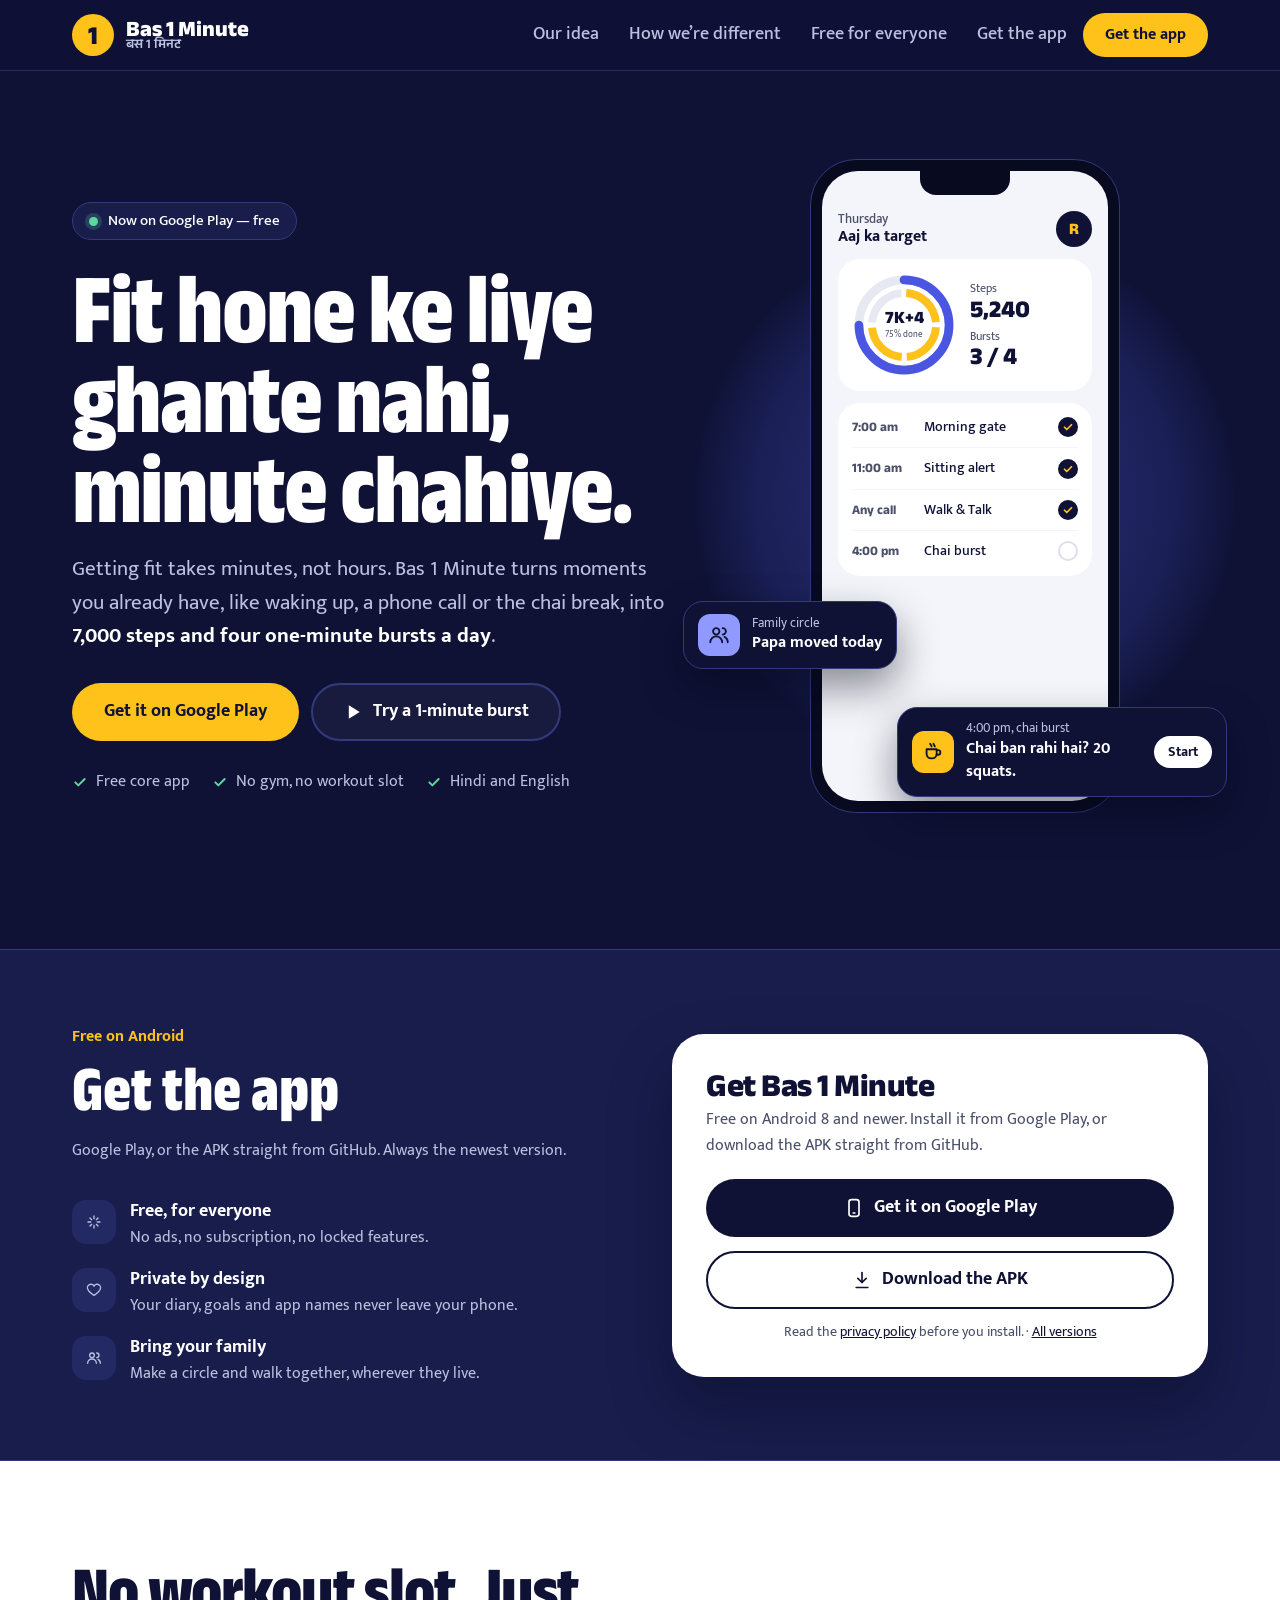
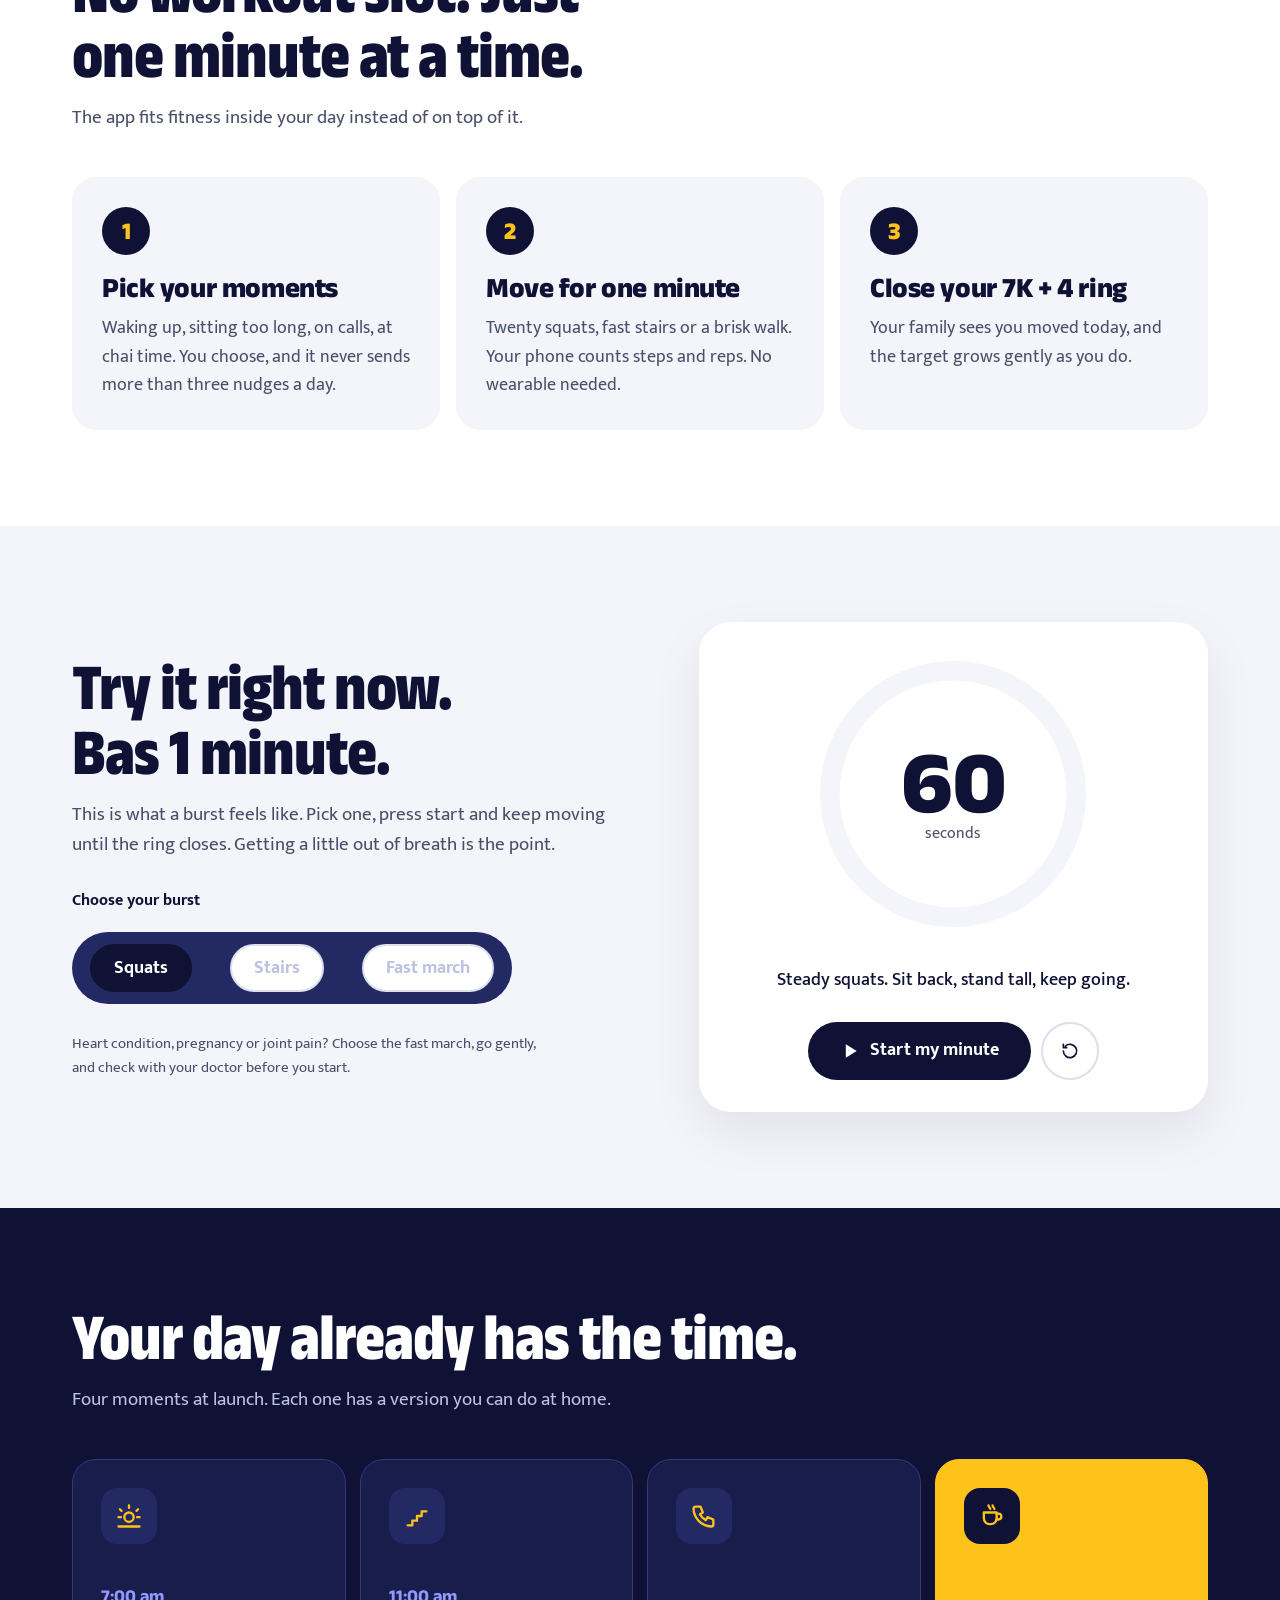
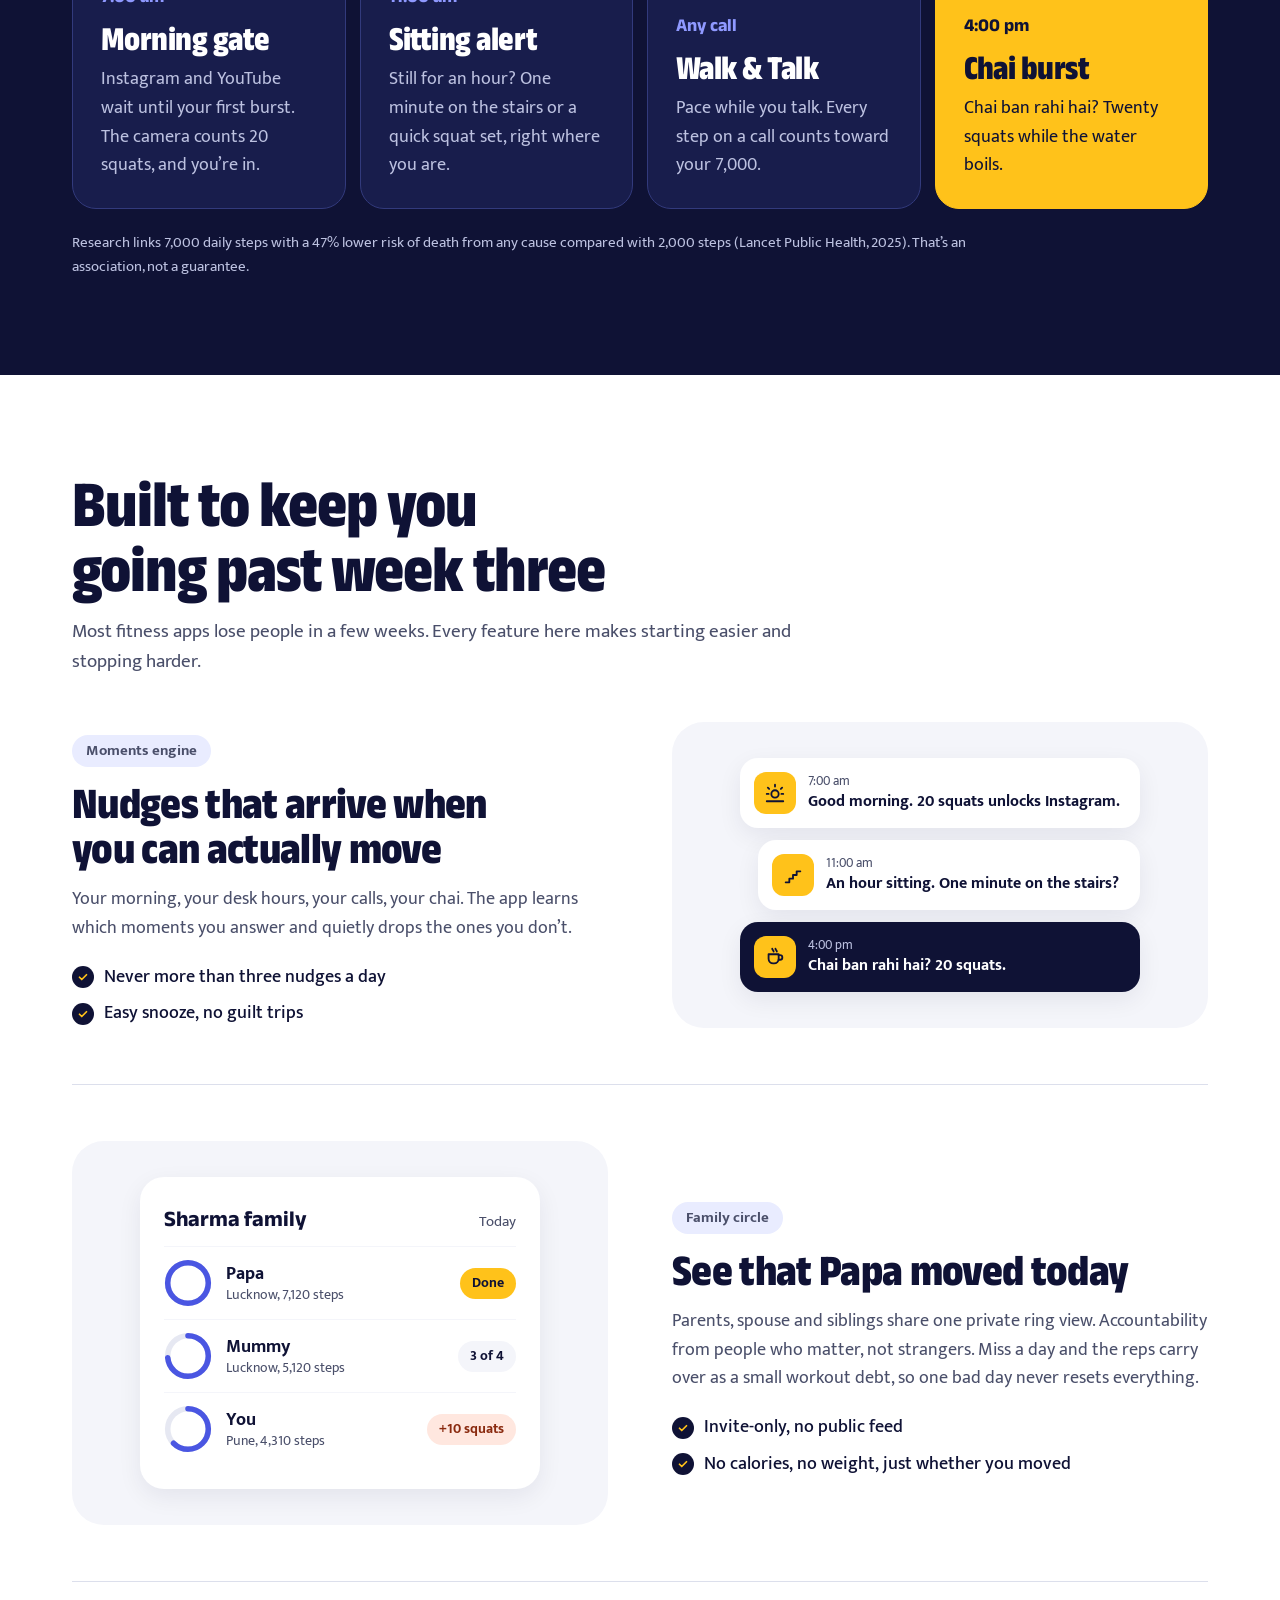
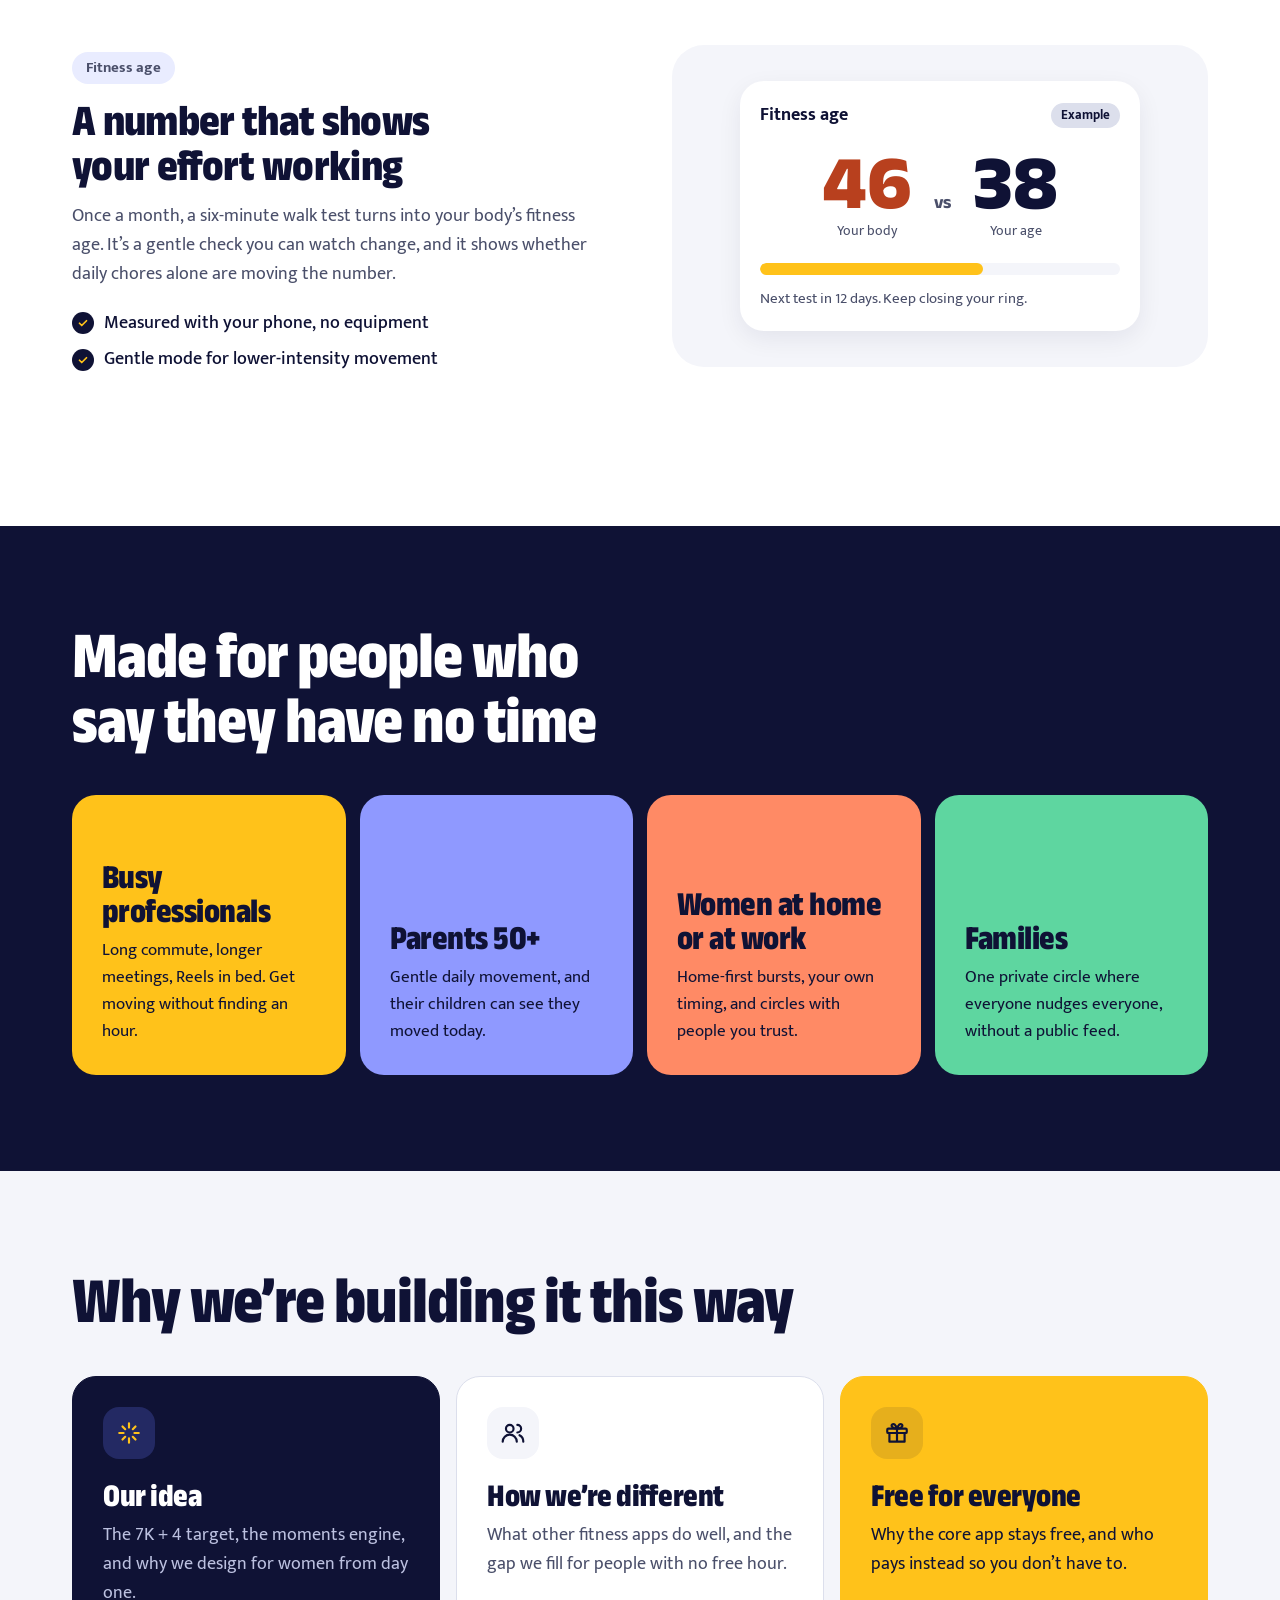
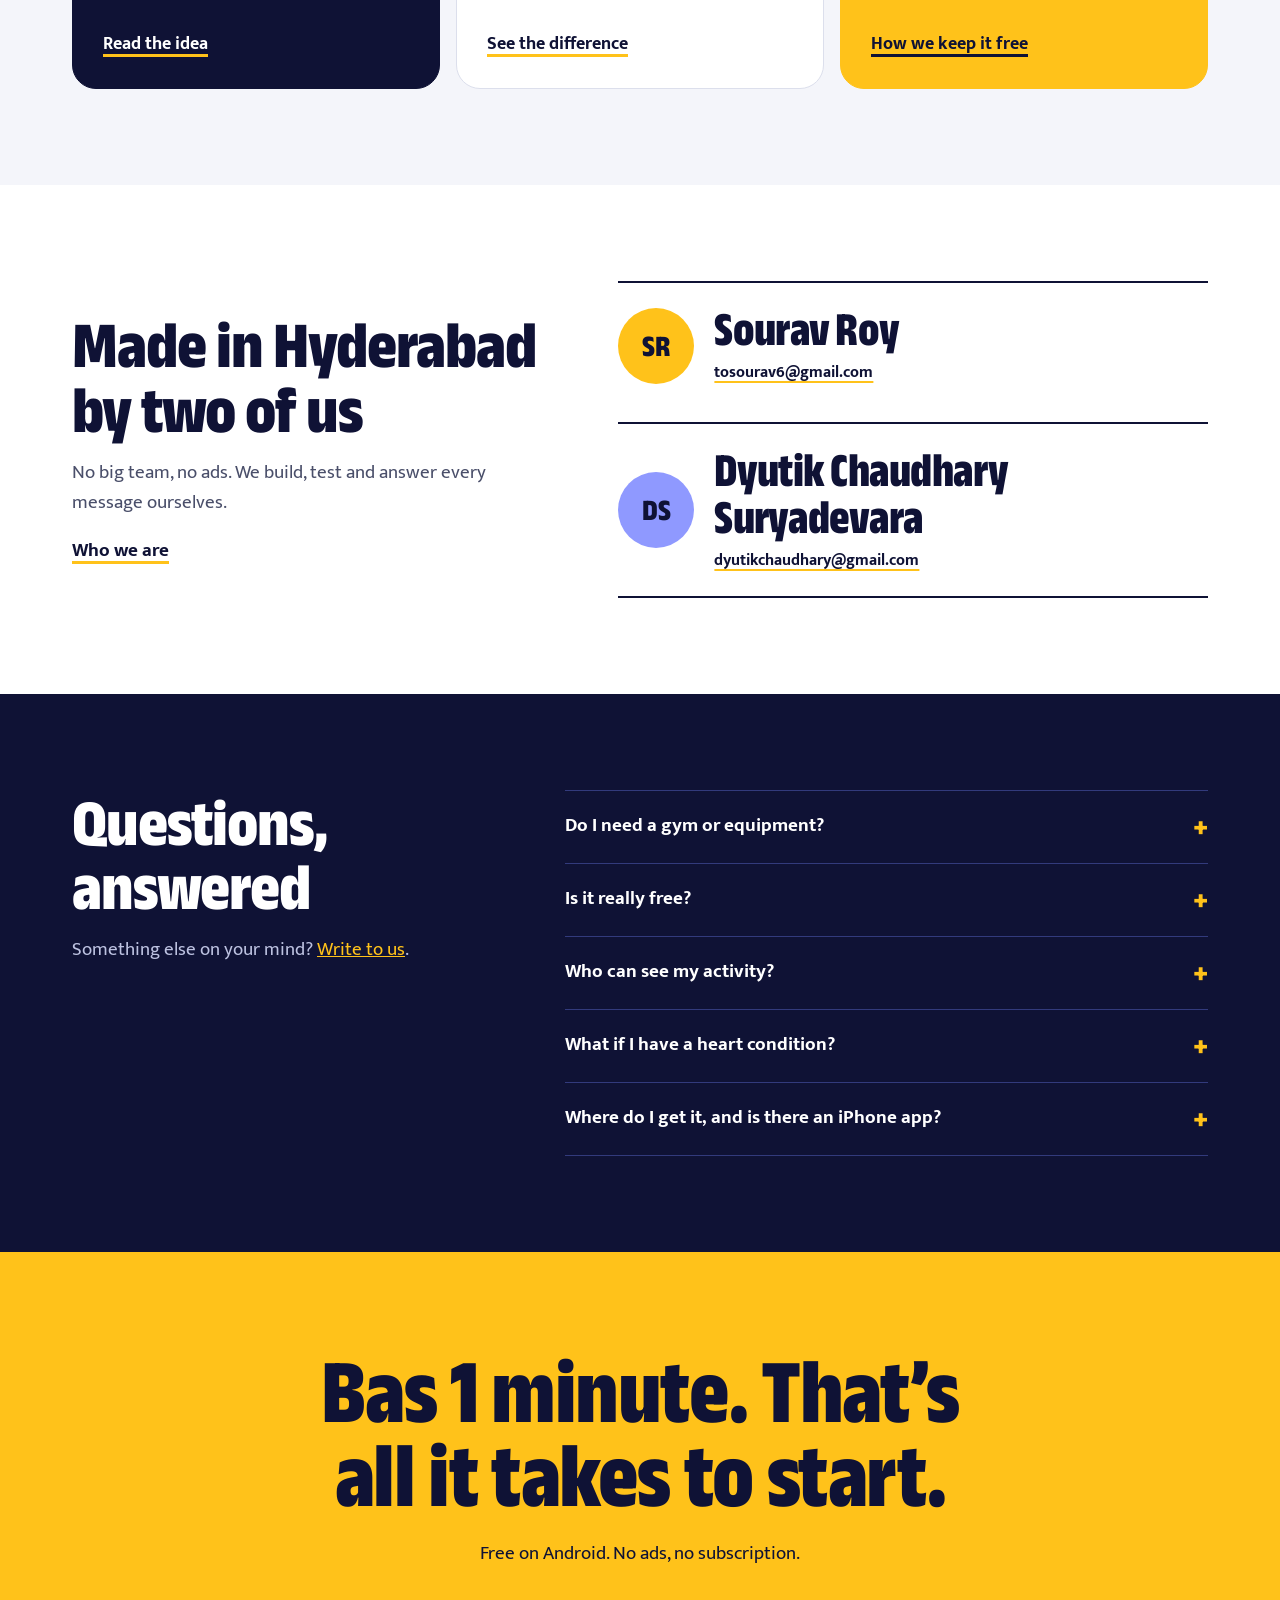
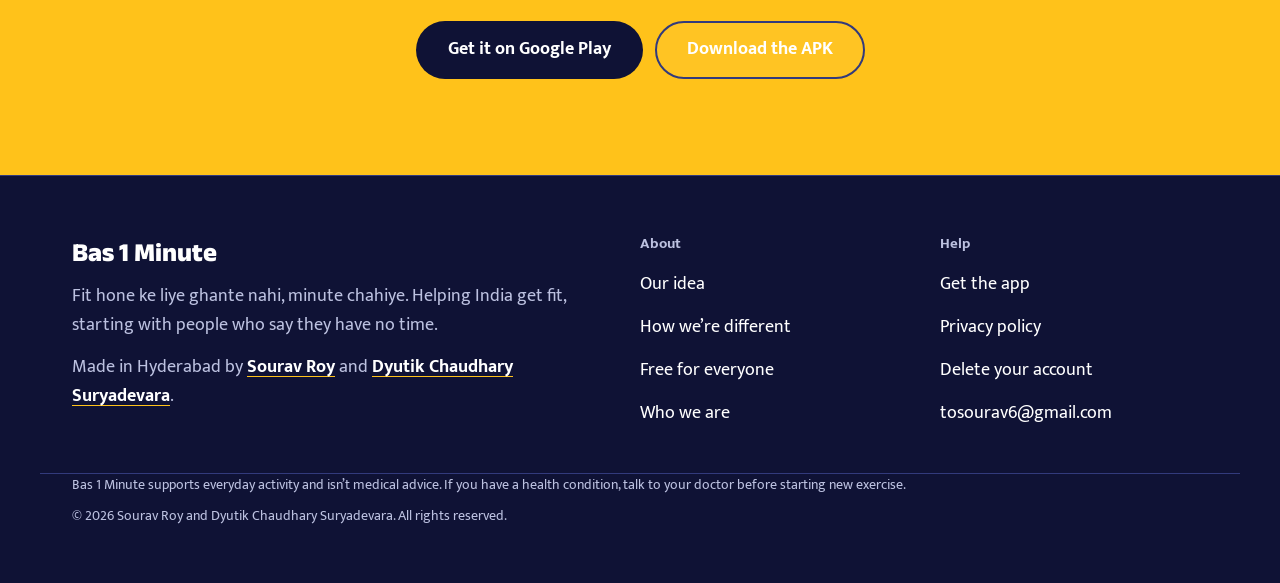
<file: docs/index.html>
<!doctype html>
<html lang="en">
<head>
  <meta charset="utf-8">
  <meta name="viewport" content="width=device-width, initial-scale=1, viewport-fit=cover">
  <meta name="theme-color" content="#0F1235">
  <title>Bas 1 Minute — Fit hone ke liye ghante nahi, minute chahiye</title>
  <meta name="description" content="Getting fit takes minutes, not hours. 7,000 steps and four one-minute bursts a day, built into moments you already have. Free on Android.">
  <meta name="author" content="Sourav Roy and Dyutik Chaudhary Suryadevara">
  <link rel="canonical" href="https://bas1minute.pythonanywhere.com/">
  <meta property="og:type" content="website">
  <meta property="og:site_name" content="Bas 1 Minute">
  <meta property="og:title" content="Bas 1 Minute — Fit hone ke liye ghante nahi, minute chahiye">
  <meta property="og:description" content="7,000 steps and four one-minute bursts a day, built into moments you already have. Free on Google Play.">
  <meta property="og:url" content="https://bas1minute.pythonanywhere.com/">
  <meta property="og:image" content="https://bas1minute.pythonanywhere.com/static/images/og-image.png">
  <meta property="og:image:width" content="1200">
  <meta property="og:image:height" content="630">
  <meta name="twitter:card" content="summary_large_image">
  <link rel="icon" href="./static/images/favicon.svg" type="image/svg+xml">
  <link rel="preload" href="./static/fonts/anek-latin.woff2" as="font" type="font/woff2" crossorigin>
  <link rel="preload" href="./static/fonts/mukta-regular.woff2" as="font" type="font/woff2" crossorigin>
  <style>
    @font-face{font-family:"Anek Latin";src:url("./static/fonts/anek-latin.woff2") format("woff2");font-weight:500 800;font-stretch:75% 100%;font-display:swap}
    @font-face{font-family:"Anek Devanagari";src:url("./static/fonts/anek-devanagari-sub.woff2") format("woff2");font-weight:600 700;font-display:swap}
    @font-face{font-family:"Mukta";src:url("./static/fonts/mukta-regular.woff2") format("woff2");font-weight:400;font-display:swap}
    @font-face{font-family:"Mukta";src:url("./static/fonts/mukta-medium.woff2") format("woff2");font-weight:500;font-display:swap}
    @font-face{font-family:"Mukta";src:url("./static/fonts/mukta-bold.woff2") format("woff2");font-weight:700;font-display:swap}
  </style>
  <script>document.documentElement.classList.add("js")</script>
  <link rel="stylesheet" href="./static/css/site.css">
  
</head>
<body class="is-home">
<svg width="0" height="0" style="position:absolute" aria-hidden="true" focusable="false"><defs>
  <symbol id="i-sunrise" viewBox="0 0 24 24"><circle cx="12" cy="13" r="4"/><path d="M12 3v2M4.2 6.2l1.4 1.4M19.8 6.2l-1.4 1.4M3 13h2M19 13h2M3 21h18"/></symbol>
  <symbol id="i-hourglass" viewBox="0 0 24 24"><path d="M6 2h12M6 22h12"/><path d="M7 2v4a5 7 0 0 0 10 0V2M7 22v-4a5 7 0 0 1 10 0v4"/></symbol>
  <symbol id="i-book" viewBox="0 0 24 24"><path d="M4 4.5A2.5 2.5 0 0 1 6.5 2H20v17H6.5A2.5 2.5 0 0 0 4 21.5Z"/><path d="M4 19.5A2.5 2.5 0 0 1 6.5 17H20"/></symbol>
  <symbol id="i-stairs" viewBox="0 0 24 24"><path d="M4 20h4v-4h4v-4h4V8h4"/></symbol>
  <symbol id="i-phone" viewBox="0 0 24 24"><path d="M5 4h4l2 5-2.5 1.5a11 11 0 0 0 5 5L15 13l5 2v4a2 2 0 0 1-2 2A16 16 0 0 1 3 6a2 2 0 0 1 2-2"/></symbol>
  <symbol id="i-chai" viewBox="0 0 24 24"><path d="M5 9h11v5a5 5 0 0 1-5 5h-1a5 5 0 0 1-5-5z"/><path d="M16 10h1.5a2.5 2.5 0 0 1 0 5H16"/><path d="M9 3c0 1.5 1.5 1.5 1.5 3M12.5 3c0 1.5 1.5 1.5 1.5 3"/></symbol>
  <symbol id="i-bus" viewBox="0 0 24 24"><rect x="5" y="3" width="14" height="15" rx="3"/><path d="M5 11h14M8 21v-3M16 21v-3"/><circle cx="8.5" cy="14.5" r=".8"/><circle cx="15.5" cy="14.5" r=".8"/></symbol>
  <symbol id="i-leaf" viewBox="0 0 24 24"><path d="M11 20A7 7 0 0 1 9.8 6.1C15.5 5 17 4.5 19 2c1 2 2 4.2 2 8 0 5.5-4.8 10-10 10Z"/><path d="M2 21c0-3 1.9-5.4 5.1-6.9C9.7 13 12 12.5 14 12"/></symbol>
  <symbol id="i-moon" viewBox="0 0 24 24"><path d="M21 12.8A9 9 0 1 1 11.2 3a7 7 0 0 0 9.8 9.8Z"/></symbol>
  <symbol id="i-spark" viewBox="0 0 24 24"><path d="M12 3v4M12 17v4M3 12h4M17 12h4M6 6l2.5 2.5M15.5 15.5 18 18M6 18l2.5-2.5M15.5 8.5 18 6"/></symbol>
  <symbol id="i-check" viewBox="0 0 24 24"><path d="M5 12.5l4.5 4.5L19 7.5"/></symbol>
  <symbol id="i-x" viewBox="0 0 24 24"><path d="M6 6l12 12M18 6 6 18"/></symbol>
  <symbol id="i-menu" viewBox="0 0 24 24"><path d="M4 7h16M4 12h16M4 17h16"/></symbol>
  <symbol id="i-chat" viewBox="0 0 24 24"><path d="M3 21l1.7-5A8.5 8.5 0 1 1 8 19.3z"/></symbol>
  <symbol id="i-link" viewBox="0 0 24 24"><path d="M10 13a5 5 0 0 0 7.1 0l3-3a5 5 0 0 0-7.1-7.1l-1.5 1.5"/><path d="M14 11a5 5 0 0 0-7.1 0l-3 3a5 5 0 0 0 7.1 7.1l1.5-1.5"/></symbol>
  <symbol id="i-share" viewBox="0 0 24 24"><path d="M12 15V3"/><path d="m8 7 4-4 4 4"/><path d="M5 12v7a2 2 0 0 0 2 2h10a2 2 0 0 0 2-2v-7"/></symbol>
  <symbol id="i-play" viewBox="0 0 24 24"><path d="M7 4l13 8-13 8z" fill="currentColor" stroke="none"/></symbol>
  <symbol id="i-pause" viewBox="0 0 24 24"><path d="M8 5v14M16 5v14"/></symbol>
  <symbol id="i-reset" viewBox="0 0 24 24"><path d="M4 12a8 8 0 1 0 2.3-5.7"/><path d="M4 4v4h4"/></symbol>
  <symbol id="i-users" viewBox="0 0 24 24"><circle cx="9" cy="8" r="3.5"/><path d="M2.5 20a6.5 6.5 0 0 1 13 0"/><path d="M16 4.5a3.5 3.5 0 0 1 0 7M18 14a6.5 6.5 0 0 1 3.5 6"/></symbol>
  <symbol id="i-heart" viewBox="0 0 24 24"><path d="M12 20s-7.5-4.6-9.3-9.1A5 5 0 0 1 12 6.3a5 5 0 0 1 9.3 4.6C19.5 15.4 12 20 12 20Z"/></symbol>
  <symbol id="i-pin" viewBox="0 0 24 24"><path d="M12 21s-7-6.2-7-11.5a7 7 0 0 1 14 0C19 14.8 12 21 12 21Z"/><circle cx="12" cy="9.5" r="2.5"/></symbol>
  <symbol id="i-gift" viewBox="0 0 24 24"><rect x="3" y="8" width="18" height="4" rx="1"/><path d="M5 12v8h14v-8M12 8v12M12 8S10.5 3 8 4s0 4 4 4ZM12 8s1.5-5 4-4 0 4-4 4Z"/></symbol>
  <symbol id="i-home" viewBox="0 0 24 24"><path d="M3 11 12 4l9 7"/><path d="M5 10v10h14V10"/></symbol>
  <symbol id="i-plus" viewBox="0 0 24 24"><path d="M12 5v14M5 12h14"/></symbol>
  <symbol id="i-sync" viewBox="0 0 24 24"><path d="M20 8a8 8 0 0 0-14.3-2.5L4 7"/><path d="M4 3v4h4"/><path d="M4 16a8 8 0 0 0 14.3 2.5L20 17"/><path d="M20 21v-4h-4"/></symbol>
  <symbol id="i-user" viewBox="0 0 24 24"><circle cx="12" cy="8" r="4"/><path d="M4 21a8 8 0 0 1 16 0"/></symbol>
  <symbol id="i-steps" viewBox="0 0 24 24"><path d="M8 3c2 0 3 2 3 5s-1 5-3 5-3-2-3-5 1-5 3-5Z"/><path d="M5 16h6v1a3 3 0 0 1-6 0Z"/><path d="M16 7c2 0 3 2 3 5s-1 5-3 5-3-2-3-5 1-5 3-5Z" opacity=".55"/></symbol>
  <symbol id="i-download" viewBox="0 0 24 24"><path d="M12 3v12"/><path d="m7 10 5 5 5-5"/><path d="M5 21h14"/></symbol>
  <symbol id="i-screen" viewBox="0 0 24 24"><rect x="6" y="2" width="12" height="20" rx="3"/><path d="M11 18h2"/></symbol>
  <symbol id="i-bolt" viewBox="0 0 24 24"><path d="M13 2 4 14h7l-1 8 9-12h-7Z"/></symbol>
  <symbol id="i-lotus" viewBox="0 0 24 24"><path d="M12 20c-4 0-8-2.5-9-6 3 0 5.5 1 7 3"/><path d="M12 20c4 0 8-2.5 9-6-3 0-5.5 1-7 3"/><path d="M12 20c-2-2-3-4.5-3-7 0-2.5 1.2-5 3-7 1.8 2 3 4.5 3 7 0 2.5-1 5-3 7Z"/></symbol>
  <symbol id="i-trophy" viewBox="0 0 24 24"><path d="M8 21h8M12 17v4M7 4h10v5a5 5 0 0 1-10 0Z"/><path d="M17 5h3v2a3 3 0 0 1-3 3M7 5H4v2a3 3 0 0 0 3 3"/></symbol>
  <symbol id="i-clap" viewBox="0 0 24 24"><path d="M8 13 4.5 9.5a1.5 1.5 0 0 1 2-2L11 12"/><path d="m9.5 10.5-3-3a1.5 1.5 0 0 1 2-2l4 4"/><path d="m11 8-1.5-1.5a1.5 1.5 0 0 1 2-2L16 9c2 2 2.5 5-.5 8s-6.5 2.5-8.5.5L4 14"/><path d="M17 3l1-1.5M20 6l1.5-1M19 3.5 21 3"/></symbol>
</defs></svg>

<a class="skip" href="#main">Skip to content</a>
<header class="site-header">
  <div class="wrap header-row">
    <a class="brand" href="./" aria-label="Bas 1 Minute, home">
      <span class="brand-mark" aria-hidden="true">1</span>
      <span class="brand-text"><b>Bas 1 Minute</b><span lang="hi">बस 1 मिनट</span></span>
    </a>
    <nav class="nav-links" aria-label="Main">
<a href="./our-idea/">Our idea</a>
<a href="./how-were-different/">How we’re different</a>
<a href="./free-for-everyone/">Free for everyone</a>
<a href="./download/">Get the app</a>

</nav>
    
    <a class="btn btn-haldi header-cta" href="./#get-app">Get the app</a>
    <details class="menu">
      <summary aria-label="Open menu"><svg class="ic" aria-hidden="true"><use href="#i-menu"/></svg></summary>
      <nav class="menu-panel" aria-label="Main">
        <a href="./">Home</a>
        
<a href="./our-idea/">Our idea</a>
<a href="./how-were-different/">How we’re different</a>
<a href="./free-for-everyone/">Free for everyone</a>
<a href="./download/">Get the app</a>


        
        <a class="btn btn-haldi" href="./#get-app">Get the app</a>
      </nav>
    </details>
  </div>
</header>

<main id="main">
  
  

<section class="hero" aria-labelledby="hero-title">
  <div class="wrap hero-grid">
    <div class="hero-copy">
      <p class="chip chip-live"><span class="live-dot" aria-hidden="true"></span>Now on Google Play — free</p>
      <h1 id="hero-title">Fit hone ke liye ghante nahi, minute chahiye.</h1>
      <p class="lede">Getting fit takes minutes, not hours. Bas 1 Minute turns moments you already have, like waking up, a phone call or the chai break, into <strong>7,000 steps and four one-minute bursts a day</strong>.</p>
      <div class="hero-actions">
        <a class="btn btn-haldi btn-lg" href="https://play.google.com/store/apps/details?id=com.bas1minute.sync" rel="noopener">Get it on Google Play</a>
        <a class="btn btn-ghost btn-lg" href="#try"><svg class="ic" aria-hidden="true"><use href="#i-play"/></svg>Try a 1-minute burst</a>
      </div>
      <ul class="hero-points">
        <li><svg class="ic" aria-hidden="true"><use href="#i-check"/></svg>Free core app</li>
        <li><svg class="ic" aria-hidden="true"><use href="#i-check"/></svg>No gym, no workout slot</li>
        <li><svg class="ic" aria-hidden="true"><use href="#i-check"/></svg>Hindi and English</li>
      </ul>
    </div>

    <div class="hero-visual" aria-hidden="true">
      <div class="glow"></div>
      <div class="phone">
        <div class="screen">
          <div class="notch"></div>
          <div class="app-top"><p><small>Thursday</small>Aaj ka target</p><span class="app-avatar">R</span></div>
          <div class="app-ring">
            <svg viewBox="0 0 120 120">
              <circle cx="60" cy="60" r="52" fill="none" stroke="#E6E8F2" stroke-width="10"/>
              <circle cx="60" cy="60" r="52" fill="none" stroke="#4A56E2" stroke-width="10" stroke-linecap="round" stroke-dasharray="244.6 326.7" transform="rotate(-90 60 60)"/>
              <circle cx="60" cy="60" r="37" fill="none" stroke="#E6E8F2" stroke-width="9" stroke-dasharray="52.1 6" transform="rotate(-86 60 60)"/>
              <circle cx="60" cy="60" r="37" fill="none" stroke="#FFC21A" stroke-width="9" stroke-dasharray="52.1 6 52.1 6 52.1 64.2" transform="rotate(-86 60 60)"/>
              <text x="60" y="58" text-anchor="middle" font-family="Anek Latin, sans-serif" font-weight="800" font-size="20" fill="#0F1235">7K+4</text>
              <text x="60" y="74" text-anchor="middle" font-family="Mukta, sans-serif" font-size="10" fill="#4A4F6A">75% done</text>
            </svg>
            <dl><div><dt>Steps</dt><dd>5,240</dd></div><div><dt>Bursts</dt><dd>3 / 4</dd></div></dl>
          </div>
          <ul class="app-list">
            
            <li><span class="t">7:00 am</span><span class="n">Morning gate</span><span class="tick done"><svg class="ic"><use href="#i-check"/></svg></span></li>
            
            <li><span class="t">11:00 am</span><span class="n">Sitting alert</span><span class="tick done"><svg class="ic"><use href="#i-check"/></svg></span></li>
            
            <li><span class="t">Any call</span><span class="n">Walk &amp; Talk</span><span class="tick done"><svg class="ic"><use href="#i-check"/></svg></span></li>
            
            <li><span class="t">4:00 pm</span><span class="n">Chai burst</span><span class="tick todo"></span></li>
            
          </ul>
        </div>
      </div>
      <div class="float float-family">
        <span class="float-ic float-ic-violet"><svg class="ic"><use href="#i-users"/></svg></span>
        <p><small>Family circle</small><b>Papa moved today</b></p>
      </div>
      <div class="float float-nudge">
        <span class="float-ic"><svg class="ic"><use href="#i-chai"/></svg></span>
        <p><small>4:00 pm, chai burst</small><b>Chai ban rahi hai? 20 squats.</b></p>
        <span class="go">Start</span>
      </div>
    </div>
  </div>
</section>

<section class="join-band" id="get-app" aria-labelledby="get-app-title">
  <span id="join" aria-hidden="true"></span>
  <div class="wrap join-grid">
    <div class="join-top">
      <p class="kicker">Free on Android</p>
      <p class="join-big">Get the app</p>
      <p class="join-date">Google Play, or the APK straight from GitHub. Always the newest version.</p>
    </div>
    <div class="join-perks">
      <ul class="perks">
        <li><span class="perk-ic"><svg class="ic" aria-hidden="true"><use href="#i-spark"/></svg></span><div><b>Free, for everyone</b><span>No ads, no subscription, no locked features.</span></div></li>
        <li><span class="perk-ic"><svg class="ic" aria-hidden="true"><use href="#i-heart"/></svg></span><div><b>Private by design</b><span>Your diary, goals and app names never leave your phone.</span></div></li>
        <li><span class="perk-ic"><svg class="ic" aria-hidden="true"><use href="#i-users"/></svg></span><div><b>Bring your family</b><span>Make a circle and walk together, wherever they live.</span></div></li>
      </ul>
    </div>
    
<div class="join-card get-app-card" id="get-app-card">
  <div class="join-head">
    <h2 id="get-app-title">Get Bas 1 Minute</h2>
    <p>Free on Android 8 and newer. Install it from Google Play, or download the APK straight from GitHub.</p>
  </div>
  <div class="fields">
    <a class="btn btn-ink btn-block btn-lg field wide" href="https://play.google.com/store/apps/details?id=com.bas1minute.sync" rel="noopener">
      <svg class="ic" aria-hidden="true"><use href="#i-screen"/></svg>Get it on Google Play</a>
    <a class="btn btn-outline-ink btn-block btn-lg field wide" href="https://github.com/souravroy0708/bas1minute-android/releases/latest/download/Bas1Minute.apk" rel="nofollow noopener">
      <svg class="ic" aria-hidden="true"><use href="#i-download"/></svg>Download the APK</a>
  </div>
  <p class="fine">Read the <a href="./privacy/">privacy policy</a> before you install. · <a href="https://github.com/souravroy0708/bas1minute-android/releases" rel="noopener">All versions</a></p>
</div>

  </div>
</section>

<section class="sec sec-white" aria-labelledby="how-title">
  <div class="wrap">
    <div class="sec-head">
      <h2 id="how-title">No workout slot. Just one minute at a time.</h2>
      <p>The app fits fitness inside your day instead of on top of it.</p>
    </div>
    <ol class="steps">
      <li><span class="step-n" aria-hidden="true"></span><h3>Pick your moments</h3><p>Waking up, sitting too long, on calls, at chai time. You choose, and it never sends more than three nudges a day.</p></li>
      <li><span class="step-n" aria-hidden="true"></span><h3>Move for one minute</h3><p>Twenty squats, fast stairs or a brisk walk. Your phone counts steps and reps. No wearable needed.</p></li>
      <li><span class="step-n" aria-hidden="true"></span><h3>Close your 7K + 4 ring</h3><p>Your family sees you moved today, and the target grows gently as you do.</p></li>
    </ol>
  </div>
</section>

<section class="sec sec-paper try" id="try" aria-labelledby="try-title">
  <div class="wrap try-grid">
    <div class="try-copy">
      <h2 id="try-title" class="h-sec">Try it right now. Bas 1 minute.</h2>
      <p class="sec-lede">This is what a burst feels like. Pick one, press start and keep moving until the ring closes. Getting a little out of breath is the point.</p>
      <fieldset class="seg">
        <legend>Choose your burst</legend>
        <div class="seg-row">
          
          <label class="seg-opt"><input type="radio" name="burst" value="squats" data-cue="Steady squats. Sit back, stand tall, keep going." checked><span>Squats</span></label>
          
          <label class="seg-opt"><input type="radio" name="burst" value="stairs" data-cue="Up the stairs, fast. Turn and go again."><span>Stairs</span></label>
          
          <label class="seg-opt"><input type="radio" name="burst" value="march" data-cue="March on the spot, knees high, arms pumping."><span>Fast march</span></label>
          
        </div>
      </fieldset>
      <p class="try-safe">Heart condition, pregnancy or joint pain? Choose the fast march, go gently, and check with your doctor before you start.</p>
    </div>
    <div class="timer" data-timer>
      <div class="timer-ring">
        <svg viewBox="0 0 200 200" aria-hidden="true">
          <circle class="tr-bg" cx="100" cy="100" r="88"/>
          <circle class="tr-fg" data-t="ring" cx="100" cy="100" r="88" transform="rotate(-90 100 100)"/>
        </svg>
        <div class="timer-center" role="timer" aria-label="Burst timer"><b data-t="num">60</b><span>seconds</span></div>
      </div>
      <p class="timer-cue" data-t="cue" aria-live="polite">Steady squats. Sit back, stand tall, keep going.</p>
      <div class="timer-actions">
        <button class="btn btn-ink btn-lg" type="button" data-t="toggle"><svg class="ic" aria-hidden="true"><use href="#i-play"/></svg><span>Start my minute</span></button>
        <button class="btn btn-icon" type="button" data-t="reset" aria-label="Reset timer"><svg class="ic" aria-hidden="true"><use href="#i-reset"/></svg></button>
      </div>
      <div class="timer-done" data-t="done" hidden>
        <h3>That’s one burst done.</h3>
        <p>Three more today and you’ve hit your 4. The app nudges them into your day so you don’t have to remember.</p>
        <a class="btn btn-haldi" href="#get-app">Get the other 3 nudged</a>
      </div>
    </div>
  </div>
</section>

<section class="sec sec-dark" aria-labelledby="moments-title">
  <div class="wrap">
    <div class="sec-head">
      <h2 id="moments-title">Your day already has the time.</h2>
      <p>Four moments at launch. Each one has a version you can do at home.</p>
    </div>
    <div class="rail" role="list" tabindex="0" aria-label="Daily moments">
      
      <article class="moment" role="listitem">
        <span class="moment-ic" aria-hidden="true"><svg class="ic"><use href="#i-sunrise"/></svg></span>
        <span class="when">7:00 am</span>
        <h3>Morning gate</h3>
        <p>Instagram and YouTube wait until your first burst. The camera counts 20 squats, and you’re in.</p>
      </article>
      
      <article class="moment" role="listitem">
        <span class="moment-ic" aria-hidden="true"><svg class="ic"><use href="#i-stairs"/></svg></span>
        <span class="when">11:00 am</span>
        <h3>Sitting alert</h3>
        <p>Still for an hour? One minute on the stairs or a quick squat set, right where you are.</p>
      </article>
      
      <article class="moment" role="listitem">
        <span class="moment-ic" aria-hidden="true"><svg class="ic"><use href="#i-phone"/></svg></span>
        <span class="when">Any call</span>
        <h3>Walk &amp; Talk</h3>
        <p>Pace while you talk. Every step on a call counts toward your 7,000.</p>
      </article>
      
      <article class="moment moment-hi" role="listitem">
        <span class="moment-ic" aria-hidden="true"><svg class="ic"><use href="#i-chai"/></svg></span>
        <span class="when">4:00 pm</span>
        <h3>Chai burst</h3>
        <p>Chai ban rahi hai? Twenty squats while the water boils.</p>
      </article>
      
    </div>
    <p class="note">Research links 7,000 daily steps with a 47% lower risk of death from any cause compared with 2,000 steps (Lancet Public Health, 2025). That’s an association, not a guarantee.</p>
  </div>
</section>

<section class="sec sec-white" aria-labelledby="stories-title">
  <div class="wrap">
    <div class="sec-head">
      <h2 id="stories-title">Built to keep you going past week three</h2>
      <p>Most fitness apps lose people in a few weeks. Every feature here makes starting easier and stopping harder.</p>
    </div>

    <div class="story">
      <div class="story-copy">
        <p class="story-tag">Moments engine</p>
        <h3>Nudges that arrive when you can actually move</h3>
        <p>Your morning, your desk hours, your calls, your chai. The app learns which moments you answer and quietly drops the ones you don’t.</p>
        <ul class="mini-checks"><li>Never more than three nudges a day</li><li>Easy snooze, no guilt trips</li></ul>
      </div>
      <div class="story-visual" aria-hidden="true">
        <div class="notif-stack">
          <div class="notif"><span class="notif-ic"><svg class="ic"><use href="#i-sunrise"/></svg></span><p><small>7:00 am</small><b>Good morning. 20 squats unlocks Instagram.</b></p></div>
          <div class="notif"><span class="notif-ic"><svg class="ic"><use href="#i-stairs"/></svg></span><p><small>11:00 am</small><b>An hour sitting. One minute on the stairs?</b></p></div>
          <div class="notif notif-hi"><span class="notif-ic"><svg class="ic"><use href="#i-chai"/></svg></span><p><small>4:00 pm</small><b>Chai ban rahi hai? 20 squats.</b></p></div>
        </div>
      </div>
    </div>

    <div class="story story-rev">
      <div class="story-copy">
        <p class="story-tag">Family circle</p>
        <h3>See that Papa moved today</h3>
        <p>Parents, spouse and siblings share one private ring view. Accountability from people who matter, not strangers. Miss a day and the reps carry over as a small workout debt, so one bad day never resets everything.</p>
        <ul class="mini-checks"><li>Invite-only, no public feed</li><li>No calories, no weight, just whether you moved</li></ul>
      </div>
      <div class="story-visual" aria-hidden="true">
        <div class="circle-card">
          <div class="cc-head"><b>Sharma family</b><span>Today</span></div>
          <div class="cc-row"><svg viewBox="0 0 52 52"><circle cx="26" cy="26" r="22" fill="none" stroke="#E6E8F2" stroke-width="6"/><circle cx="26" cy="26" r="22" fill="none" stroke="#4A56E2" stroke-width="6" stroke-linecap="round" stroke-dasharray="138 138.2" transform="rotate(-90 26 26)"/></svg><p><b>Papa</b><small>Lucknow, 7,120 steps</small></p><span class="pill-ok">Done</span></div>
          <div class="cc-row"><svg viewBox="0 0 52 52"><circle cx="26" cy="26" r="22" fill="none" stroke="#E6E8F2" stroke-width="6"/><circle cx="26" cy="26" r="22" fill="none" stroke="#4A56E2" stroke-width="6" stroke-linecap="round" stroke-dasharray="101 138.2" transform="rotate(-90 26 26)"/></svg><p><b>Mummy</b><small>Lucknow, 5,120 steps</small></p><span class="pill-wait">3 of 4</span></div>
          <div class="cc-row"><svg viewBox="0 0 52 52"><circle cx="26" cy="26" r="22" fill="none" stroke="#E6E8F2" stroke-width="6"/><circle cx="26" cy="26" r="22" fill="none" stroke="#4A56E2" stroke-width="6" stroke-linecap="round" stroke-dasharray="86 138.2" transform="rotate(-90 26 26)"/></svg><p><b>You</b><small>Pune, 4,310 steps</small></p><span class="pill-debt">+10 squats</span></div>
        </div>
      </div>
    </div>

    <div class="story">
      <div class="story-copy">
        <p class="story-tag">Fitness age</p>
        <h3>A number that shows your effort working</h3>
        <p>Once a month, a six-minute walk test turns into your body’s fitness age. It’s a gentle check you can watch change, and it shows whether daily chores alone are moving the number.</p>
        <ul class="mini-checks"><li>Measured with your phone, no equipment</li><li>Gentle mode for lower-intensity movement</li></ul>
      </div>
      <div class="story-visual" aria-hidden="true">
        <div class="age-card">
          <p class="age-label">Fitness age <span class="tag">Example</span></p>
          <div class="age-nums">
            <div><b>46</b><small>Your body</small></div>
            <div class="age-vs">vs</div>
            <div><b>38</b><small>Your age</small></div>
          </div>
          <div class="age-bar"><span style="width:62%"></span></div>
          <p class="age-foot">Next test in 12 days. Keep closing your ring.</p>
        </div>
      </div>
    </div>
  </div>
</section>

<section class="sec sec-dark" aria-labelledby="who-title">
  <div class="wrap">
    <div class="sec-head">
      <h2 id="who-title">Made for people who say they have no time</h2>
    </div>
    <div class="aud-rail" role="list">
      
      <article class="aud aud-haldi" role="listitem">
        <h3>Busy professionals</h3>
        <p>Long commute, longer meetings, Reels in bed. Get moving without finding an hour.</p>
      </article>
      
      <article class="aud aud-violet" role="listitem">
        <h3>Parents 50+</h3>
        <p>Gentle daily movement, and their children can see they moved today.</p>
      </article>
      
      <article class="aud aud-coral" role="listitem">
        <h3>Women at home or at work</h3>
        <p>Home-first bursts, your own timing, and circles with people you trust.</p>
      </article>
      
      <article class="aud aud-mint" role="listitem">
        <h3>Families</h3>
        <p>One private circle where everyone nudges everyone, without a public feed.</p>
      </article>
      
    </div>
  </div>
</section>

<section class="sec sec-paper" aria-labelledby="learn-title">
  <div class="wrap">
    <div class="sec-head"><h2 id="learn-title">Why we’re building it this way</h2></div>
    <div class="learn">
      <a class="learn-card learn-ink" href="./our-idea/">
        <span class="learn-ic" aria-hidden="true"><svg class="ic"><use href="#i-spark"/></svg></span>
        <h3>Our idea</h3>
        <p>The 7K + 4 target, the moments engine, and why we design for women from day one.</p>
        <span class="learn-go">Read the idea</span>
      </a>
      <a class="learn-card" href="./how-were-different/">
        <span class="learn-ic" aria-hidden="true"><svg class="ic"><use href="#i-users"/></svg></span>
        <h3>How we’re different</h3>
        <p>What other fitness apps do well, and the gap we fill for people with no free hour.</p>
        <span class="learn-go">See the difference</span>
      </a>
      <a class="learn-card learn-haldi" href="./free-for-everyone/">
        <span class="learn-ic" aria-hidden="true"><svg class="ic"><use href="#i-gift"/></svg></span>
        <h3>Free for everyone</h3>
        <p>Why the core app stays free, and who pays instead so you don’t have to.</p>
        <span class="learn-go">How we keep it free</span>
      </a>
    </div>
  </div>
</section>

<section class="sec sec-white made-by" aria-labelledby="madeby-title">
  <div class="wrap made-by-grid">
    <div class="sec-head">
      <h2 id="madeby-title">Made in Hyderabad by two of us</h2>
      <p>No big team, no ads. We build, test and answer every message ourselves.</p>
      <p><a class="made-by-go" href="./who-we-are/">Who we are</a></p>
    </div>
    
<ul class="makers" role="list">
  
  <li class="maker">
    <span class="maker-mono maker-haldi" aria-hidden="true">SR</span>
    <div class="maker-body">
      <h3 class="maker-name">Sourav Roy</h3>
      
      <p class="maker-links">
        <a href="mailto:tosourav6@gmail.com">tosourav6@gmail.com</a>
        
      </p>
    </div>
  </li>
  
  <li class="maker">
    <span class="maker-mono maker-violet" aria-hidden="true">DS</span>
    <div class="maker-body">
      <h3 class="maker-name">Dyutik Chaudhary Suryadevara</h3>
      
      <p class="maker-links">
        <a href="mailto:dyutikchaudhary@gmail.com">dyutikchaudhary@gmail.com</a>
        
      </p>
    </div>
  </li>
  
</ul>

  </div>
</section>

<section class="sec sec-dark" aria-labelledby="faq-title">
  <div class="wrap faq-grid">
    <div class="sec-head"><h2 id="faq-title">Questions, answered</h2><p>Something else on your mind? <a href="mailto:tosourav6@gmail.com">Write to us</a>.</p></div>
    <div class="faq">
      <details><summary>Do I need a gym or equipment?</summary><p>No. Every burst works at home, at your desk or on the stairs.</p></details>
      <details><summary>Is it really free?</summary><p>Yes, the core app is free. <a href="./free-for-everyone/">Here’s how we keep it that way.</a></p></details>
      <details><summary>Who can see my activity?</summary><p>Only people you invite to your circle. When the camera counts your reps, the video stays on your phone.</p></details>
      <details><summary>What if I have a heart condition?</summary><p>A few questions at sign-up switch you to a gentle mode with brisk walking instead of bursts. Please check with your doctor before you start.</p></details>
      <details><summary>Where do I get it, and is there an iPhone app?</summary><p>The Android app is out now, free on Google Play (Android 8 and newer). You can also download the APK from GitHub. iPhone will follow later.</p></details>
    </div>
  </div>
</section>

<section class="final" aria-labelledby="final-title">
  <div class="wrap final-inner">
    <h2 id="final-title">Bas 1 minute. That’s all it takes to start.</h2>
    <p>Free on Android. No ads, no subscription.</p>
    <div class="hero-actions">
      <a class="btn btn-haldi btn-lg" href="https://play.google.com/store/apps/details?id=com.bas1minute.sync" rel="noopener">Get it on Google Play</a>
      <a class="btn btn-ghost btn-lg" href="https://github.com/souravroy0708/bas1minute-android/releases/latest/download/Bas1Minute.apk" rel="nofollow noopener">Download the APK</a>
    </div>
  </div>
</section>


</main>
<footer class="site-footer">
  <div class="wrap footer-grid">
    <div class="footer-about">
      <p class="footer-name">Bas 1 Minute</p>
      <p>Fit hone ke liye ghante nahi, minute chahiye. Helping India get fit, starting with people who say they have no time.</p>
      <p class="footer-made">Made in Hyderabad by
        <a href="./who-we-are/">Sourav Roy</a> and <a href="./who-we-are/">Dyutik Chaudhary Suryadevara</a>.
      </p>
    </div>
    <nav class="footer-col" aria-label="About">
      <h2>About</h2>
      <a href="./our-idea/">Our idea</a>
      <a href="./how-were-different/">How we’re different</a>
      <a href="./free-for-everyone/">Free for everyone</a>
      <a href="./who-we-are/">Who we are</a>
    </nav>
    <nav class="footer-col" aria-label="Help">
      <h2>Help</h2>
      <a href="./download/">Get the app</a>
      <a href="./privacy/">Privacy policy</a>
      <a href="./delete-account/">Delete your account</a>
      <a href="mailto:tosourav6@gmail.com">tosourav6@gmail.com</a>
    </nav>
  </div>
  <div class="wrap footer-base">
    <p>Bas 1 Minute supports everyday activity and isn’t medical advice. If you have a health condition, talk to your doctor before starting new exercise.</p>
    <p>© 2026 Sourav Roy and Dyutik Chaudhary Suryadevara. All rights reserved.</p>
  </div>
</footer>

<div class="dock" id="dock">
  <p><b id="dock-left">Free on Android</b>Google Play or APK</p>
  <a class="btn btn-haldi" href="./#get-app">Get the app</a>
</div>

<script src="./static/js/site.js" defer></script>
</body>
</html>
</file>
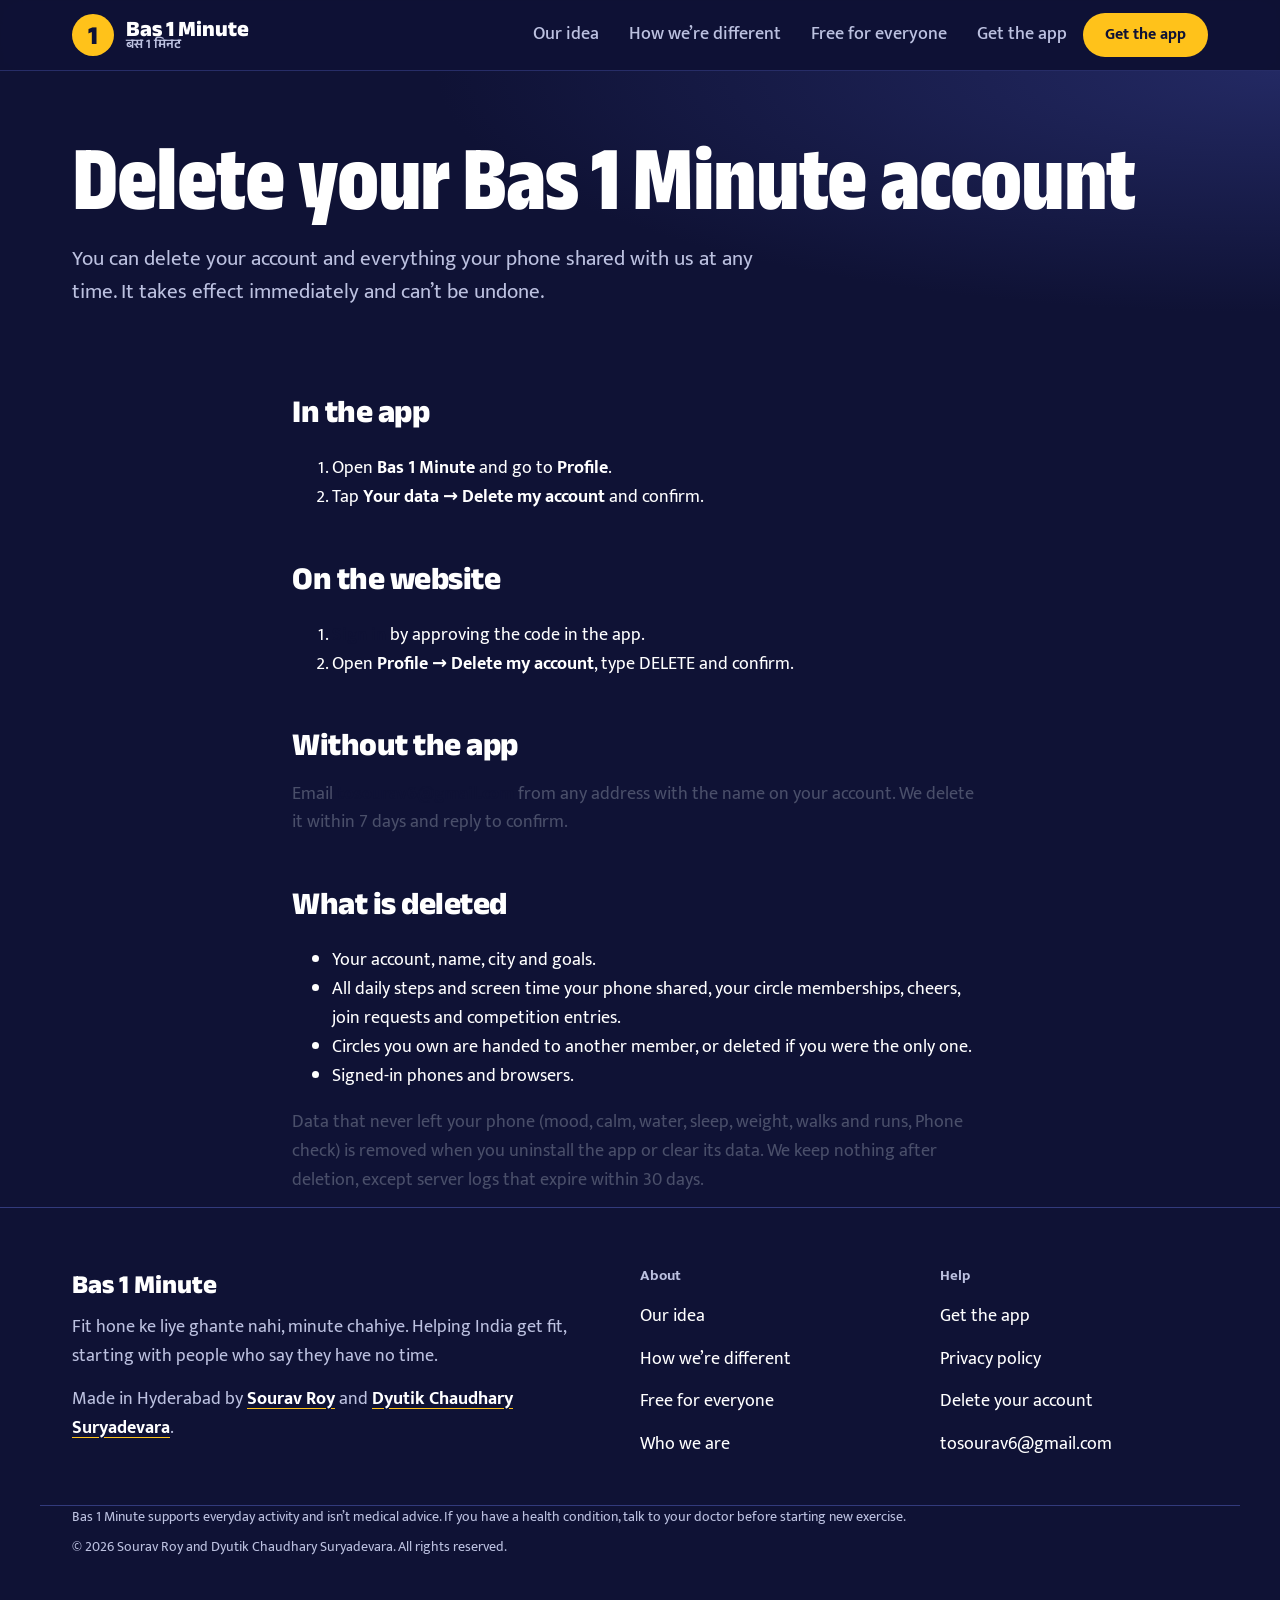
<file: docs/delete-account/index.html>
<!doctype html>
<html lang="en">
<head>
  <meta charset="utf-8">
  <meta name="viewport" content="width=device-width, initial-scale=1, viewport-fit=cover">
  <meta name="theme-color" content="#0F1235">
  <title>Delete your account | Bas 1 Minute</title>
  <meta name="description" content="Getting fit takes minutes, not hours. 7,000 steps and four one-minute bursts a day, built into moments you already have. Free on Android.">
  <meta name="author" content="Sourav Roy and Dyutik Chaudhary Suryadevara">
  <link rel="canonical" href="https://bas1minute.pythonanywhere.com/delete-account/">
  <meta property="og:type" content="website">
  <meta property="og:site_name" content="Bas 1 Minute">
  <meta property="og:title" content="Bas 1 Minute — Fit hone ke liye ghante nahi, minute chahiye">
  <meta property="og:description" content="7,000 steps and four one-minute bursts a day, built into moments you already have. Free on Google Play.">
  <meta property="og:url" content="https://bas1minute.pythonanywhere.com/delete-account/">
  <meta property="og:image" content="https://bas1minute.pythonanywhere.com/static/images/og-image.png">
  <meta property="og:image:width" content="1200">
  <meta property="og:image:height" content="630">
  <meta name="twitter:card" content="summary_large_image">
  <link rel="icon" href="../static/images/favicon.svg" type="image/svg+xml">
  <link rel="preload" href="../static/fonts/anek-latin.woff2" as="font" type="font/woff2" crossorigin>
  <link rel="preload" href="../static/fonts/mukta-regular.woff2" as="font" type="font/woff2" crossorigin>
  <style>
    @font-face{font-family:"Anek Latin";src:url("../static/fonts/anek-latin.woff2") format("woff2");font-weight:500 800;font-stretch:75% 100%;font-display:swap}
    @font-face{font-family:"Anek Devanagari";src:url("../static/fonts/anek-devanagari-sub.woff2") format("woff2");font-weight:600 700;font-display:swap}
    @font-face{font-family:"Mukta";src:url("../static/fonts/mukta-regular.woff2") format("woff2");font-weight:400;font-display:swap}
    @font-face{font-family:"Mukta";src:url("../static/fonts/mukta-medium.woff2") format("woff2");font-weight:500;font-display:swap}
    @font-face{font-family:"Mukta";src:url("../static/fonts/mukta-bold.woff2") format("woff2");font-weight:700;font-display:swap}
  </style>
  <script>document.documentElement.classList.add("js")</script>
  <link rel="stylesheet" href="../static/css/site.css">
  
</head>
<body class="">
<svg width="0" height="0" style="position:absolute" aria-hidden="true" focusable="false"><defs>
  <symbol id="i-sunrise" viewBox="0 0 24 24"><circle cx="12" cy="13" r="4"/><path d="M12 3v2M4.2 6.2l1.4 1.4M19.8 6.2l-1.4 1.4M3 13h2M19 13h2M3 21h18"/></symbol>
  <symbol id="i-hourglass" viewBox="0 0 24 24"><path d="M6 2h12M6 22h12"/><path d="M7 2v4a5 7 0 0 0 10 0V2M7 22v-4a5 7 0 0 1 10 0v4"/></symbol>
  <symbol id="i-book" viewBox="0 0 24 24"><path d="M4 4.5A2.5 2.5 0 0 1 6.5 2H20v17H6.5A2.5 2.5 0 0 0 4 21.5Z"/><path d="M4 19.5A2.5 2.5 0 0 1 6.5 17H20"/></symbol>
  <symbol id="i-stairs" viewBox="0 0 24 24"><path d="M4 20h4v-4h4v-4h4V8h4"/></symbol>
  <symbol id="i-phone" viewBox="0 0 24 24"><path d="M5 4h4l2 5-2.5 1.5a11 11 0 0 0 5 5L15 13l5 2v4a2 2 0 0 1-2 2A16 16 0 0 1 3 6a2 2 0 0 1 2-2"/></symbol>
  <symbol id="i-chai" viewBox="0 0 24 24"><path d="M5 9h11v5a5 5 0 0 1-5 5h-1a5 5 0 0 1-5-5z"/><path d="M16 10h1.5a2.5 2.5 0 0 1 0 5H16"/><path d="M9 3c0 1.5 1.5 1.5 1.5 3M12.5 3c0 1.5 1.5 1.5 1.5 3"/></symbol>
  <symbol id="i-bus" viewBox="0 0 24 24"><rect x="5" y="3" width="14" height="15" rx="3"/><path d="M5 11h14M8 21v-3M16 21v-3"/><circle cx="8.5" cy="14.5" r=".8"/><circle cx="15.5" cy="14.5" r=".8"/></symbol>
  <symbol id="i-leaf" viewBox="0 0 24 24"><path d="M11 20A7 7 0 0 1 9.8 6.1C15.5 5 17 4.5 19 2c1 2 2 4.2 2 8 0 5.5-4.8 10-10 10Z"/><path d="M2 21c0-3 1.9-5.4 5.1-6.9C9.7 13 12 12.5 14 12"/></symbol>
  <symbol id="i-moon" viewBox="0 0 24 24"><path d="M21 12.8A9 9 0 1 1 11.2 3a7 7 0 0 0 9.8 9.8Z"/></symbol>
  <symbol id="i-spark" viewBox="0 0 24 24"><path d="M12 3v4M12 17v4M3 12h4M17 12h4M6 6l2.5 2.5M15.5 15.5 18 18M6 18l2.5-2.5M15.5 8.5 18 6"/></symbol>
  <symbol id="i-check" viewBox="0 0 24 24"><path d="M5 12.5l4.5 4.5L19 7.5"/></symbol>
  <symbol id="i-x" viewBox="0 0 24 24"><path d="M6 6l12 12M18 6 6 18"/></symbol>
  <symbol id="i-menu" viewBox="0 0 24 24"><path d="M4 7h16M4 12h16M4 17h16"/></symbol>
  <symbol id="i-chat" viewBox="0 0 24 24"><path d="M3 21l1.7-5A8.5 8.5 0 1 1 8 19.3z"/></symbol>
  <symbol id="i-link" viewBox="0 0 24 24"><path d="M10 13a5 5 0 0 0 7.1 0l3-3a5 5 0 0 0-7.1-7.1l-1.5 1.5"/><path d="M14 11a5 5 0 0 0-7.1 0l-3 3a5 5 0 0 0 7.1 7.1l1.5-1.5"/></symbol>
  <symbol id="i-share" viewBox="0 0 24 24"><path d="M12 15V3"/><path d="m8 7 4-4 4 4"/><path d="M5 12v7a2 2 0 0 0 2 2h10a2 2 0 0 0 2-2v-7"/></symbol>
  <symbol id="i-play" viewBox="0 0 24 24"><path d="M7 4l13 8-13 8z" fill="currentColor" stroke="none"/></symbol>
  <symbol id="i-pause" viewBox="0 0 24 24"><path d="M8 5v14M16 5v14"/></symbol>
  <symbol id="i-reset" viewBox="0 0 24 24"><path d="M4 12a8 8 0 1 0 2.3-5.7"/><path d="M4 4v4h4"/></symbol>
  <symbol id="i-users" viewBox="0 0 24 24"><circle cx="9" cy="8" r="3.5"/><path d="M2.5 20a6.5 6.5 0 0 1 13 0"/><path d="M16 4.5a3.5 3.5 0 0 1 0 7M18 14a6.5 6.5 0 0 1 3.5 6"/></symbol>
  <symbol id="i-heart" viewBox="0 0 24 24"><path d="M12 20s-7.5-4.6-9.3-9.1A5 5 0 0 1 12 6.3a5 5 0 0 1 9.3 4.6C19.5 15.4 12 20 12 20Z"/></symbol>
  <symbol id="i-pin" viewBox="0 0 24 24"><path d="M12 21s-7-6.2-7-11.5a7 7 0 0 1 14 0C19 14.8 12 21 12 21Z"/><circle cx="12" cy="9.5" r="2.5"/></symbol>
  <symbol id="i-gift" viewBox="0 0 24 24"><rect x="3" y="8" width="18" height="4" rx="1"/><path d="M5 12v8h14v-8M12 8v12M12 8S10.5 3 8 4s0 4 4 4ZM12 8s1.5-5 4-4 0 4-4 4Z"/></symbol>
  <symbol id="i-home" viewBox="0 0 24 24"><path d="M3 11 12 4l9 7"/><path d="M5 10v10h14V10"/></symbol>
  <symbol id="i-plus" viewBox="0 0 24 24"><path d="M12 5v14M5 12h14"/></symbol>
  <symbol id="i-sync" viewBox="0 0 24 24"><path d="M20 8a8 8 0 0 0-14.3-2.5L4 7"/><path d="M4 3v4h4"/><path d="M4 16a8 8 0 0 0 14.3 2.5L20 17"/><path d="M20 21v-4h-4"/></symbol>
  <symbol id="i-user" viewBox="0 0 24 24"><circle cx="12" cy="8" r="4"/><path d="M4 21a8 8 0 0 1 16 0"/></symbol>
  <symbol id="i-steps" viewBox="0 0 24 24"><path d="M8 3c2 0 3 2 3 5s-1 5-3 5-3-2-3-5 1-5 3-5Z"/><path d="M5 16h6v1a3 3 0 0 1-6 0Z"/><path d="M16 7c2 0 3 2 3 5s-1 5-3 5-3-2-3-5 1-5 3-5Z" opacity=".55"/></symbol>
  <symbol id="i-download" viewBox="0 0 24 24"><path d="M12 3v12"/><path d="m7 10 5 5 5-5"/><path d="M5 21h14"/></symbol>
  <symbol id="i-screen" viewBox="0 0 24 24"><rect x="6" y="2" width="12" height="20" rx="3"/><path d="M11 18h2"/></symbol>
  <symbol id="i-bolt" viewBox="0 0 24 24"><path d="M13 2 4 14h7l-1 8 9-12h-7Z"/></symbol>
  <symbol id="i-lotus" viewBox="0 0 24 24"><path d="M12 20c-4 0-8-2.5-9-6 3 0 5.5 1 7 3"/><path d="M12 20c4 0 8-2.5 9-6-3 0-5.5 1-7 3"/><path d="M12 20c-2-2-3-4.5-3-7 0-2.5 1.2-5 3-7 1.8 2 3 4.5 3 7 0 2.5-1 5-3 7Z"/></symbol>
  <symbol id="i-trophy" viewBox="0 0 24 24"><path d="M8 21h8M12 17v4M7 4h10v5a5 5 0 0 1-10 0Z"/><path d="M17 5h3v2a3 3 0 0 1-3 3M7 5H4v2a3 3 0 0 0 3 3"/></symbol>
  <symbol id="i-clap" viewBox="0 0 24 24"><path d="M8 13 4.5 9.5a1.5 1.5 0 0 1 2-2L11 12"/><path d="m9.5 10.5-3-3a1.5 1.5 0 0 1 2-2l4 4"/><path d="m11 8-1.5-1.5a1.5 1.5 0 0 1 2-2L16 9c2 2 2.5 5-.5 8s-6.5 2.5-8.5.5L4 14"/><path d="M17 3l1-1.5M20 6l1.5-1M19 3.5 21 3"/></symbol>
</defs></svg>

<a class="skip" href="#main">Skip to content</a>
<header class="site-header">
  <div class="wrap header-row">
    <a class="brand" href="../" aria-label="Bas 1 Minute, home">
      <span class="brand-mark" aria-hidden="true">1</span>
      <span class="brand-text"><b>Bas 1 Minute</b><span lang="hi">बस 1 मिनट</span></span>
    </a>
    <nav class="nav-links" aria-label="Main">
<a href="../our-idea/">Our idea</a>
<a href="../how-were-different/">How we’re different</a>
<a href="../free-for-everyone/">Free for everyone</a>
<a href="../download/">Get the app</a>

</nav>
    
    <a class="btn btn-haldi header-cta" href="../#get-app">Get the app</a>
    <details class="menu">
      <summary aria-label="Open menu"><svg class="ic" aria-hidden="true"><use href="#i-menu"/></svg></summary>
      <nav class="menu-panel" aria-label="Main">
        <a href="../">Home</a>
        
<a href="../our-idea/">Our idea</a>
<a href="../how-were-different/">How we’re different</a>
<a href="../free-for-everyone/">Free for everyone</a>
<a href="../download/">Get the app</a>


        
        <a class="btn btn-haldi" href="../#get-app">Get the app</a>
      </nav>
    </details>
  </div>
</header>

<main id="main">
  
  
<section class="page-hero" aria-labelledby="page-title">
  <div class="wrap">
    <h1 id="page-title">Delete your Bas 1 Minute account</h1>
    <p class="lede">You can delete your account and everything your phone shared with us at any time. It takes effect immediately and can’t be undone.</p>
  </div>
</section>
<section class="section">
  <div class="wrap prose">
    <h2>In the app</h2>
    <ol>
      <li>Open <strong>Bas 1 Minute</strong> and go to <strong>Profile</strong>.</li>
      <li>Tap <strong>Your data → Delete my account</strong> and confirm.</li>
    </ol>
    <h2>On the website</h2>
    <ol>
      <li><a href="https://bas1minute.pythonanywhere.com/account/login/">Sign in</a> by approving the code in the app.</li>
      <li>Open <strong>Profile → Delete my account</strong>, type DELETE and confirm.</li>
    </ol>
    <h2>Without the app</h2>
    <p>Email <a href="mailto:tosourav6@gmail.com?subject=Delete%20my%20Bas%201%20Minute%20account">tosourav6@gmail.com</a> from any address with the name on your account. We delete it within 7 days and reply to confirm.</p>
    <h2>What is deleted</h2>
    <ul>
      <li>Your account, name, city and goals.</li>
      <li>All daily steps and screen time your phone shared, your circle memberships, cheers, join requests and competition entries.</li>
      <li>Circles you own are handed to another member, or deleted if you were the only one.</li>
      <li>Signed-in phones and browsers.</li>
    </ul>
    <p>Data that never left your phone (mood, calm, water, sleep, weight, walks and runs, Phone check) is removed when you uninstall the app or clear its data. We keep nothing after deletion, except server logs that expire within 30 days.</p>
  </div>
</section>

</main>
<footer class="site-footer">
  <div class="wrap footer-grid">
    <div class="footer-about">
      <p class="footer-name">Bas 1 Minute</p>
      <p>Fit hone ke liye ghante nahi, minute chahiye. Helping India get fit, starting with people who say they have no time.</p>
      <p class="footer-made">Made in Hyderabad by
        <a href="../who-we-are/">Sourav Roy</a> and <a href="../who-we-are/">Dyutik Chaudhary Suryadevara</a>.
      </p>
    </div>
    <nav class="footer-col" aria-label="About">
      <h2>About</h2>
      <a href="../our-idea/">Our idea</a>
      <a href="../how-were-different/">How we’re different</a>
      <a href="../free-for-everyone/">Free for everyone</a>
      <a href="../who-we-are/">Who we are</a>
    </nav>
    <nav class="footer-col" aria-label="Help">
      <h2>Help</h2>
      <a href="../download/">Get the app</a>
      <a href="../privacy/">Privacy policy</a>
      <a href="../delete-account/">Delete your account</a>
      <a href="mailto:tosourav6@gmail.com">tosourav6@gmail.com</a>
    </nav>
  </div>
  <div class="wrap footer-base">
    <p>Bas 1 Minute supports everyday activity and isn’t medical advice. If you have a health condition, talk to your doctor before starting new exercise.</p>
    <p>© 2026 Sourav Roy and Dyutik Chaudhary Suryadevara. All rights reserved.</p>
  </div>
</footer>

<div class="dock" id="dock">
  <p><b id="dock-left">Free on Android</b>Google Play or APK</p>
  <a class="btn btn-haldi" href="../#get-app">Get the app</a>
</div>

<script src="../static/js/site.js" defer></script>
</body>
</html>
</file>
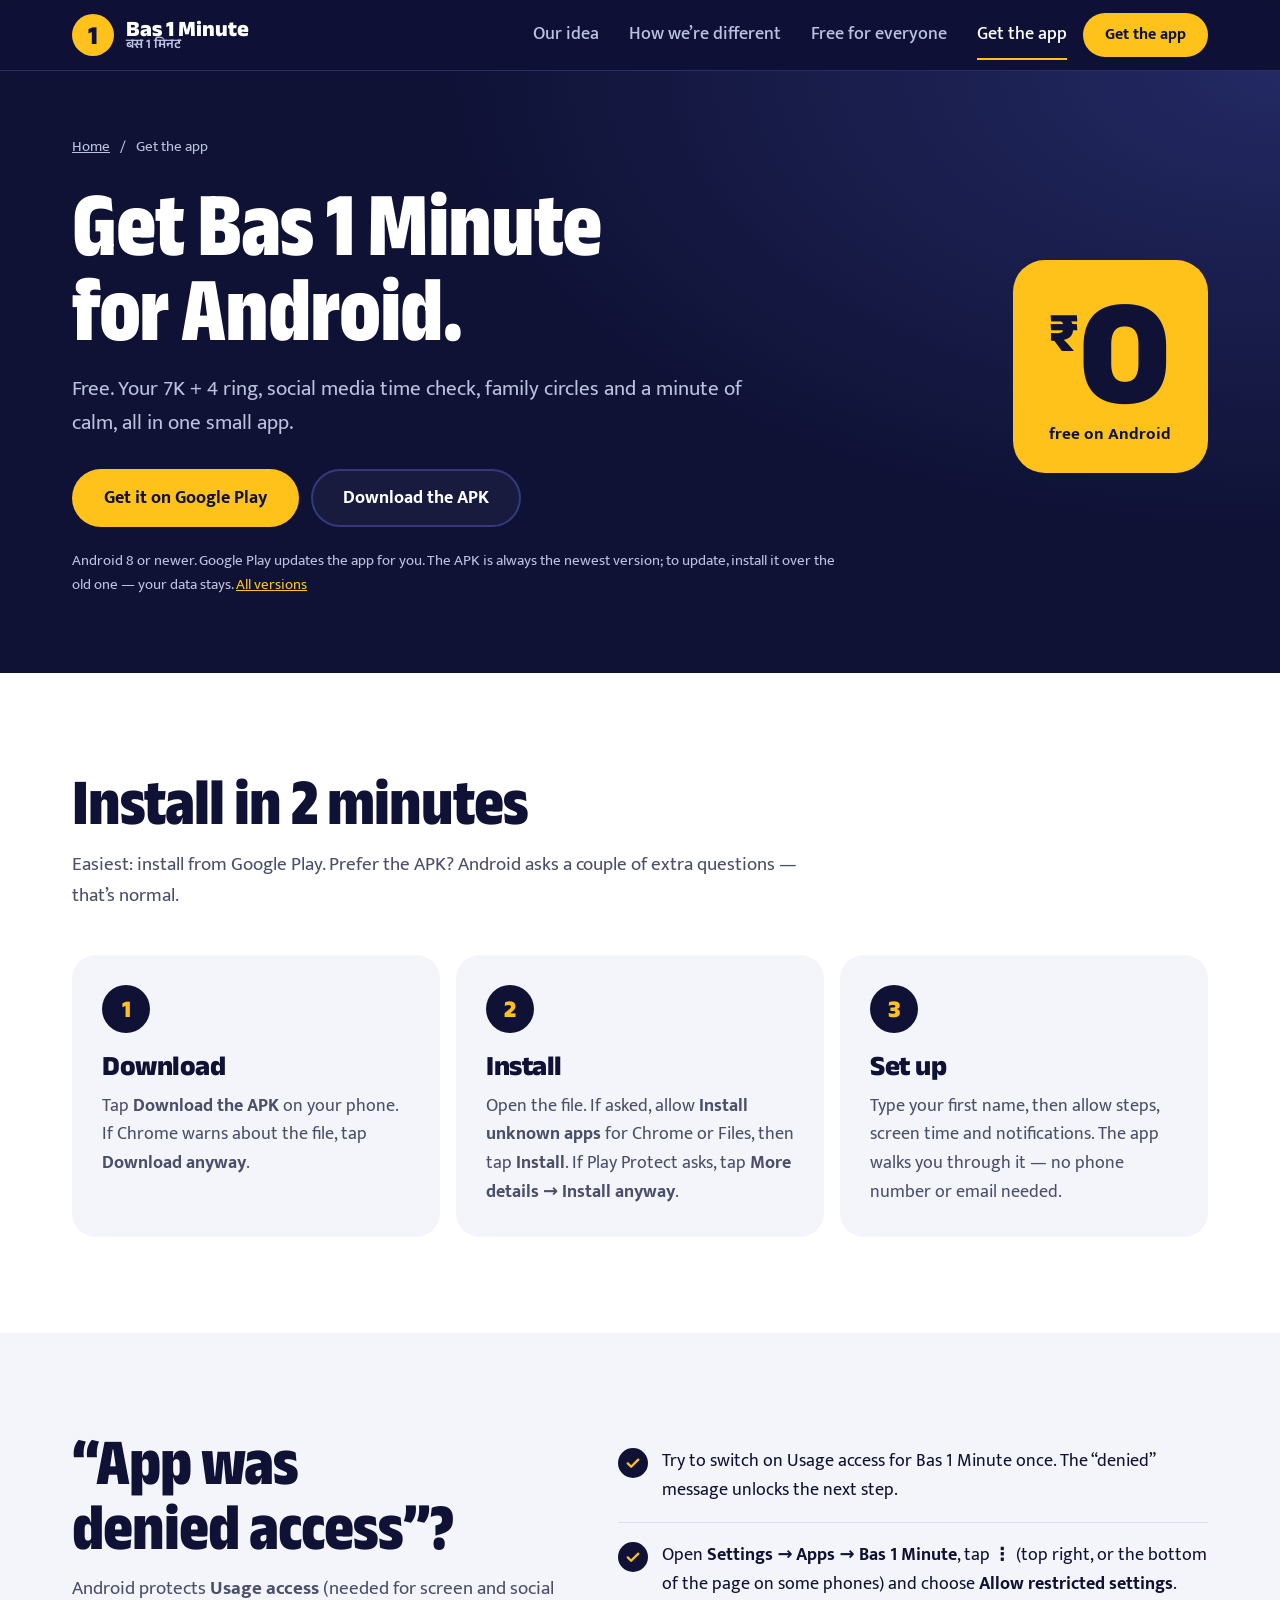
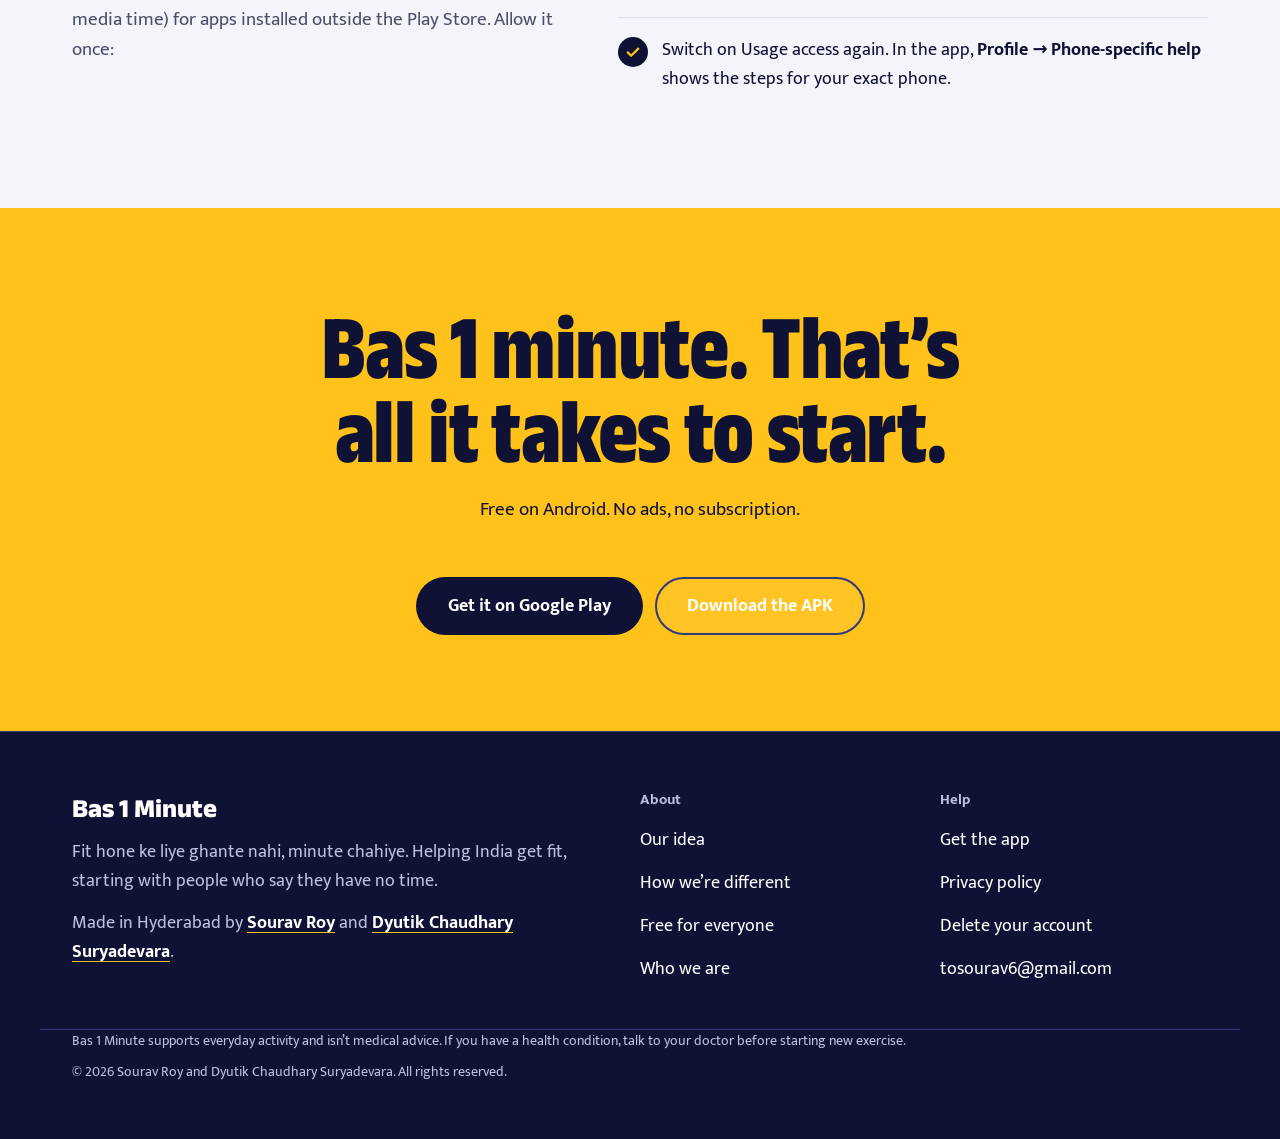
<file: docs/download/index.html>
<!doctype html>
<html lang="en">
<head>
  <meta charset="utf-8">
  <meta name="viewport" content="width=device-width, initial-scale=1, viewport-fit=cover">
  <meta name="theme-color" content="#0F1235">
  <title>Get the Android app | Bas 1 Minute</title>
  <meta name="description" content="Download Bas 1 Minute for Android. Free. Steps, screen time, social media time check, family circles and a minute of calm.">
  <meta name="author" content="Sourav Roy and Dyutik Chaudhary Suryadevara">
  <link rel="canonical" href="https://bas1minute.pythonanywhere.com/download/">
  <meta property="og:type" content="website">
  <meta property="og:site_name" content="Bas 1 Minute">
  <meta property="og:title" content="Get the Bas 1 Minute Android app">
  <meta property="og:description" content="7,000 steps and four one-minute bursts a day, built into moments you already have. Free on Google Play.">
  <meta property="og:url" content="https://bas1minute.pythonanywhere.com/download/">
  <meta property="og:image" content="https://bas1minute.pythonanywhere.com/static/images/og-image.png">
  <meta property="og:image:width" content="1200">
  <meta property="og:image:height" content="630">
  <meta name="twitter:card" content="summary_large_image">
  <link rel="icon" href="../static/images/favicon.svg" type="image/svg+xml">
  <link rel="preload" href="../static/fonts/anek-latin.woff2" as="font" type="font/woff2" crossorigin>
  <link rel="preload" href="../static/fonts/mukta-regular.woff2" as="font" type="font/woff2" crossorigin>
  <style>
    @font-face{font-family:"Anek Latin";src:url("../static/fonts/anek-latin.woff2") format("woff2");font-weight:500 800;font-stretch:75% 100%;font-display:swap}
    @font-face{font-family:"Anek Devanagari";src:url("../static/fonts/anek-devanagari-sub.woff2") format("woff2");font-weight:600 700;font-display:swap}
    @font-face{font-family:"Mukta";src:url("../static/fonts/mukta-regular.woff2") format("woff2");font-weight:400;font-display:swap}
    @font-face{font-family:"Mukta";src:url("../static/fonts/mukta-medium.woff2") format("woff2");font-weight:500;font-display:swap}
    @font-face{font-family:"Mukta";src:url("../static/fonts/mukta-bold.woff2") format("woff2");font-weight:700;font-display:swap}
  </style>
  <script>document.documentElement.classList.add("js")</script>
  <link rel="stylesheet" href="../static/css/site.css">
  
</head>
<body class="">
<svg width="0" height="0" style="position:absolute" aria-hidden="true" focusable="false"><defs>
  <symbol id="i-sunrise" viewBox="0 0 24 24"><circle cx="12" cy="13" r="4"/><path d="M12 3v2M4.2 6.2l1.4 1.4M19.8 6.2l-1.4 1.4M3 13h2M19 13h2M3 21h18"/></symbol>
  <symbol id="i-hourglass" viewBox="0 0 24 24"><path d="M6 2h12M6 22h12"/><path d="M7 2v4a5 7 0 0 0 10 0V2M7 22v-4a5 7 0 0 1 10 0v4"/></symbol>
  <symbol id="i-book" viewBox="0 0 24 24"><path d="M4 4.5A2.5 2.5 0 0 1 6.5 2H20v17H6.5A2.5 2.5 0 0 0 4 21.5Z"/><path d="M4 19.5A2.5 2.5 0 0 1 6.5 17H20"/></symbol>
  <symbol id="i-stairs" viewBox="0 0 24 24"><path d="M4 20h4v-4h4v-4h4V8h4"/></symbol>
  <symbol id="i-phone" viewBox="0 0 24 24"><path d="M5 4h4l2 5-2.5 1.5a11 11 0 0 0 5 5L15 13l5 2v4a2 2 0 0 1-2 2A16 16 0 0 1 3 6a2 2 0 0 1 2-2"/></symbol>
  <symbol id="i-chai" viewBox="0 0 24 24"><path d="M5 9h11v5a5 5 0 0 1-5 5h-1a5 5 0 0 1-5-5z"/><path d="M16 10h1.5a2.5 2.5 0 0 1 0 5H16"/><path d="M9 3c0 1.5 1.5 1.5 1.5 3M12.5 3c0 1.5 1.5 1.5 1.5 3"/></symbol>
  <symbol id="i-bus" viewBox="0 0 24 24"><rect x="5" y="3" width="14" height="15" rx="3"/><path d="M5 11h14M8 21v-3M16 21v-3"/><circle cx="8.5" cy="14.5" r=".8"/><circle cx="15.5" cy="14.5" r=".8"/></symbol>
  <symbol id="i-leaf" viewBox="0 0 24 24"><path d="M11 20A7 7 0 0 1 9.8 6.1C15.5 5 17 4.5 19 2c1 2 2 4.2 2 8 0 5.5-4.8 10-10 10Z"/><path d="M2 21c0-3 1.9-5.4 5.1-6.9C9.7 13 12 12.5 14 12"/></symbol>
  <symbol id="i-moon" viewBox="0 0 24 24"><path d="M21 12.8A9 9 0 1 1 11.2 3a7 7 0 0 0 9.8 9.8Z"/></symbol>
  <symbol id="i-spark" viewBox="0 0 24 24"><path d="M12 3v4M12 17v4M3 12h4M17 12h4M6 6l2.5 2.5M15.5 15.5 18 18M6 18l2.5-2.5M15.5 8.5 18 6"/></symbol>
  <symbol id="i-check" viewBox="0 0 24 24"><path d="M5 12.5l4.5 4.5L19 7.5"/></symbol>
  <symbol id="i-x" viewBox="0 0 24 24"><path d="M6 6l12 12M18 6 6 18"/></symbol>
  <symbol id="i-menu" viewBox="0 0 24 24"><path d="M4 7h16M4 12h16M4 17h16"/></symbol>
  <symbol id="i-chat" viewBox="0 0 24 24"><path d="M3 21l1.7-5A8.5 8.5 0 1 1 8 19.3z"/></symbol>
  <symbol id="i-link" viewBox="0 0 24 24"><path d="M10 13a5 5 0 0 0 7.1 0l3-3a5 5 0 0 0-7.1-7.1l-1.5 1.5"/><path d="M14 11a5 5 0 0 0-7.1 0l-3 3a5 5 0 0 0 7.1 7.1l1.5-1.5"/></symbol>
  <symbol id="i-share" viewBox="0 0 24 24"><path d="M12 15V3"/><path d="m8 7 4-4 4 4"/><path d="M5 12v7a2 2 0 0 0 2 2h10a2 2 0 0 0 2-2v-7"/></symbol>
  <symbol id="i-play" viewBox="0 0 24 24"><path d="M7 4l13 8-13 8z" fill="currentColor" stroke="none"/></symbol>
  <symbol id="i-pause" viewBox="0 0 24 24"><path d="M8 5v14M16 5v14"/></symbol>
  <symbol id="i-reset" viewBox="0 0 24 24"><path d="M4 12a8 8 0 1 0 2.3-5.7"/><path d="M4 4v4h4"/></symbol>
  <symbol id="i-users" viewBox="0 0 24 24"><circle cx="9" cy="8" r="3.5"/><path d="M2.5 20a6.5 6.5 0 0 1 13 0"/><path d="M16 4.5a3.5 3.5 0 0 1 0 7M18 14a6.5 6.5 0 0 1 3.5 6"/></symbol>
  <symbol id="i-heart" viewBox="0 0 24 24"><path d="M12 20s-7.5-4.6-9.3-9.1A5 5 0 0 1 12 6.3a5 5 0 0 1 9.3 4.6C19.5 15.4 12 20 12 20Z"/></symbol>
  <symbol id="i-pin" viewBox="0 0 24 24"><path d="M12 21s-7-6.2-7-11.5a7 7 0 0 1 14 0C19 14.8 12 21 12 21Z"/><circle cx="12" cy="9.5" r="2.5"/></symbol>
  <symbol id="i-gift" viewBox="0 0 24 24"><rect x="3" y="8" width="18" height="4" rx="1"/><path d="M5 12v8h14v-8M12 8v12M12 8S10.5 3 8 4s0 4 4 4ZM12 8s1.5-5 4-4 0 4-4 4Z"/></symbol>
  <symbol id="i-home" viewBox="0 0 24 24"><path d="M3 11 12 4l9 7"/><path d="M5 10v10h14V10"/></symbol>
  <symbol id="i-plus" viewBox="0 0 24 24"><path d="M12 5v14M5 12h14"/></symbol>
  <symbol id="i-sync" viewBox="0 0 24 24"><path d="M20 8a8 8 0 0 0-14.3-2.5L4 7"/><path d="M4 3v4h4"/><path d="M4 16a8 8 0 0 0 14.3 2.5L20 17"/><path d="M20 21v-4h-4"/></symbol>
  <symbol id="i-user" viewBox="0 0 24 24"><circle cx="12" cy="8" r="4"/><path d="M4 21a8 8 0 0 1 16 0"/></symbol>
  <symbol id="i-steps" viewBox="0 0 24 24"><path d="M8 3c2 0 3 2 3 5s-1 5-3 5-3-2-3-5 1-5 3-5Z"/><path d="M5 16h6v1a3 3 0 0 1-6 0Z"/><path d="M16 7c2 0 3 2 3 5s-1 5-3 5-3-2-3-5 1-5 3-5Z" opacity=".55"/></symbol>
  <symbol id="i-download" viewBox="0 0 24 24"><path d="M12 3v12"/><path d="m7 10 5 5 5-5"/><path d="M5 21h14"/></symbol>
  <symbol id="i-screen" viewBox="0 0 24 24"><rect x="6" y="2" width="12" height="20" rx="3"/><path d="M11 18h2"/></symbol>
  <symbol id="i-bolt" viewBox="0 0 24 24"><path d="M13 2 4 14h7l-1 8 9-12h-7Z"/></symbol>
  <symbol id="i-lotus" viewBox="0 0 24 24"><path d="M12 20c-4 0-8-2.5-9-6 3 0 5.5 1 7 3"/><path d="M12 20c4 0 8-2.5 9-6-3 0-5.5 1-7 3"/><path d="M12 20c-2-2-3-4.5-3-7 0-2.5 1.2-5 3-7 1.8 2 3 4.5 3 7 0 2.5-1 5-3 7Z"/></symbol>
  <symbol id="i-trophy" viewBox="0 0 24 24"><path d="M8 21h8M12 17v4M7 4h10v5a5 5 0 0 1-10 0Z"/><path d="M17 5h3v2a3 3 0 0 1-3 3M7 5H4v2a3 3 0 0 0 3 3"/></symbol>
  <symbol id="i-clap" viewBox="0 0 24 24"><path d="M8 13 4.5 9.5a1.5 1.5 0 0 1 2-2L11 12"/><path d="m9.5 10.5-3-3a1.5 1.5 0 0 1 2-2l4 4"/><path d="m11 8-1.5-1.5a1.5 1.5 0 0 1 2-2L16 9c2 2 2.5 5-.5 8s-6.5 2.5-8.5.5L4 14"/><path d="M17 3l1-1.5M20 6l1.5-1M19 3.5 21 3"/></symbol>
</defs></svg>

<a class="skip" href="#main">Skip to content</a>
<header class="site-header">
  <div class="wrap header-row">
    <a class="brand" href="../" aria-label="Bas 1 Minute, home">
      <span class="brand-mark" aria-hidden="true">1</span>
      <span class="brand-text"><b>Bas 1 Minute</b><span lang="hi">बस 1 मिनट</span></span>
    </a>
    <nav class="nav-links" aria-label="Main">
<a href="../our-idea/">Our idea</a>
<a href="../how-were-different/">How we’re different</a>
<a href="../free-for-everyone/">Free for everyone</a>
<a href="../download/" aria-current="page">Get the app</a>

</nav>
    
    <a class="btn btn-haldi header-cta" href="../#get-app">Get the app</a>
    <details class="menu">
      <summary aria-label="Open menu"><svg class="ic" aria-hidden="true"><use href="#i-menu"/></svg></summary>
      <nav class="menu-panel" aria-label="Main">
        <a href="../">Home</a>
        
<a href="../our-idea/">Our idea</a>
<a href="../how-were-different/">How we’re different</a>
<a href="../free-for-everyone/">Free for everyone</a>
<a href="../download/" aria-current="page">Get the app</a>


        
        <a class="btn btn-haldi" href="../#get-app">Get the app</a>
      </nav>
    </details>
  </div>
</header>

<main id="main">
  
  
<section class="page-hero" aria-labelledby="page-title">
  <div class="wrap free-hero">
    <div>
      <nav class="crumb" aria-label="Breadcrumb"><a href="../">Home</a><span aria-hidden="true">/</span><span>Get the app</span></nav>
      <h1 id="page-title">Get Bas 1 Minute for Android.</h1>
      <p class="lede">Free. Your 7K + 4 ring, social media time check, family circles and a minute of calm, all in one small app.</p>
      <div class="hero-actions">
        <a class="btn btn-haldi btn-lg" href="https://play.google.com/store/apps/details?id=com.bas1minute.sync" rel="noopener">Get it on Google Play</a>
        <a class="btn btn-ghost btn-lg" href="https://github.com/souravroy0708/bas1minute-android/releases/latest/download/Bas1Minute.apk" rel="nofollow noopener">Download the APK</a>
      </div>
      <p class="note">Android 8 or newer. Google Play updates the app for you. The APK is always the newest version; to update, install it over the old one — your data stays. <a href="https://github.com/souravroy0708/bas1minute-android/releases" rel="noopener" style="color:var(--haldi)">All versions</a></p>
    </div>
    <div class="price-tag" aria-hidden="true"><span class="pt-cur">₹</span><span class="pt-n">0</span><span class="pt-per">free on Android</span></div>
  </div>
</section>

<section class="sec sec-white" aria-labelledby="install-title">
  <div class="wrap">
    <div class="sec-head">
      <h2 id="install-title">Install in 2 minutes</h2>
      <p>Easiest: install from Google Play. Prefer the APK? Android asks a couple of extra questions — that’s normal.</p>
    </div>
    <ol class="steps">
      <li><span class="step-n" aria-hidden="true"></span><h3>Download</h3><p>Tap <b>Download the APK</b> on your phone. If Chrome warns about the file, tap <b>Download anyway</b>.</p></li>
      <li><span class="step-n" aria-hidden="true"></span><h3>Install</h3><p>Open the file. If asked, allow <b>Install unknown apps</b> for Chrome or Files, then tap <b>Install</b>. If Play Protect asks, tap <b>More details → Install anyway</b>.</p></li>
      <li><span class="step-n" aria-hidden="true"></span><h3>Set up</h3><p>Type your first name, then allow steps, screen time and notifications. The app walks you through it — no phone number or email needed.</p></li>
    </ol>
  </div>
</section>

<section class="sec sec-paper" aria-labelledby="usage-title">
  <div class="wrap split">
    <div>
      <h2 id="usage-title" class="h-sec">“App was denied access”?</h2>
      <p class="sec-lede">Android protects <b>Usage access</b> (needed for screen and social media time) for apps installed outside the Play Store. Allow it once:</p>
    </div>
    <ul class="check-list">
      <li><svg class="ic" aria-hidden="true"><use href="#i-check"/></svg><div>Try to switch on Usage access for Bas 1 Minute once. The “denied” message unlocks the next step.</div></li>
      <li><svg class="ic" aria-hidden="true"><use href="#i-check"/></svg><div>Open <b>Settings → Apps → Bas 1 Minute</b>, tap <b>⋮</b> (top right, or the bottom of the page on some phones) and choose <b>Allow restricted settings</b>.</div></li>
      <li><svg class="ic" aria-hidden="true"><use href="#i-check"/></svg><div>Switch on Usage access again. In the app, <b>Profile → Phone-specific help</b> shows the steps for your exact phone.</div></li>
    </ul>
  </div>
</section>

<section class="final" aria-labelledby="final-title">
  <div class="wrap final-inner">
    <h2 id="final-title">Bas 1 minute. That’s all it takes to start.</h2>
    <p>Free on Android. No ads, no subscription.</p>
    <div class="hero-actions">
      <a class="btn btn-haldi btn-lg" href="https://play.google.com/store/apps/details?id=com.bas1minute.sync" rel="noopener">Get it on Google Play</a>
      <a class="btn btn-ghost btn-lg" href="https://github.com/souravroy0708/bas1minute-android/releases/latest/download/Bas1Minute.apk" rel="nofollow noopener">Download the APK</a>
    </div>
  </div>
</section>


</main>
<footer class="site-footer">
  <div class="wrap footer-grid">
    <div class="footer-about">
      <p class="footer-name">Bas 1 Minute</p>
      <p>Fit hone ke liye ghante nahi, minute chahiye. Helping India get fit, starting with people who say they have no time.</p>
      <p class="footer-made">Made in Hyderabad by
        <a href="../who-we-are/">Sourav Roy</a> and <a href="../who-we-are/">Dyutik Chaudhary Suryadevara</a>.
      </p>
    </div>
    <nav class="footer-col" aria-label="About">
      <h2>About</h2>
      <a href="../our-idea/">Our idea</a>
      <a href="../how-were-different/">How we’re different</a>
      <a href="../free-for-everyone/">Free for everyone</a>
      <a href="../who-we-are/">Who we are</a>
    </nav>
    <nav class="footer-col" aria-label="Help">
      <h2>Help</h2>
      <a href="../download/">Get the app</a>
      <a href="../privacy/">Privacy policy</a>
      <a href="../delete-account/">Delete your account</a>
      <a href="mailto:tosourav6@gmail.com">tosourav6@gmail.com</a>
    </nav>
  </div>
  <div class="wrap footer-base">
    <p>Bas 1 Minute supports everyday activity and isn’t medical advice. If you have a health condition, talk to your doctor before starting new exercise.</p>
    <p>© 2026 Sourav Roy and Dyutik Chaudhary Suryadevara. All rights reserved.</p>
  </div>
</footer>

<div class="dock" id="dock">
  <p><b id="dock-left">Free on Android</b>Google Play or APK</p>
  <a class="btn btn-haldi" href="../#get-app">Get the app</a>
</div>

<script src="../static/js/site.js" defer></script>
</body>
</html>
</file>
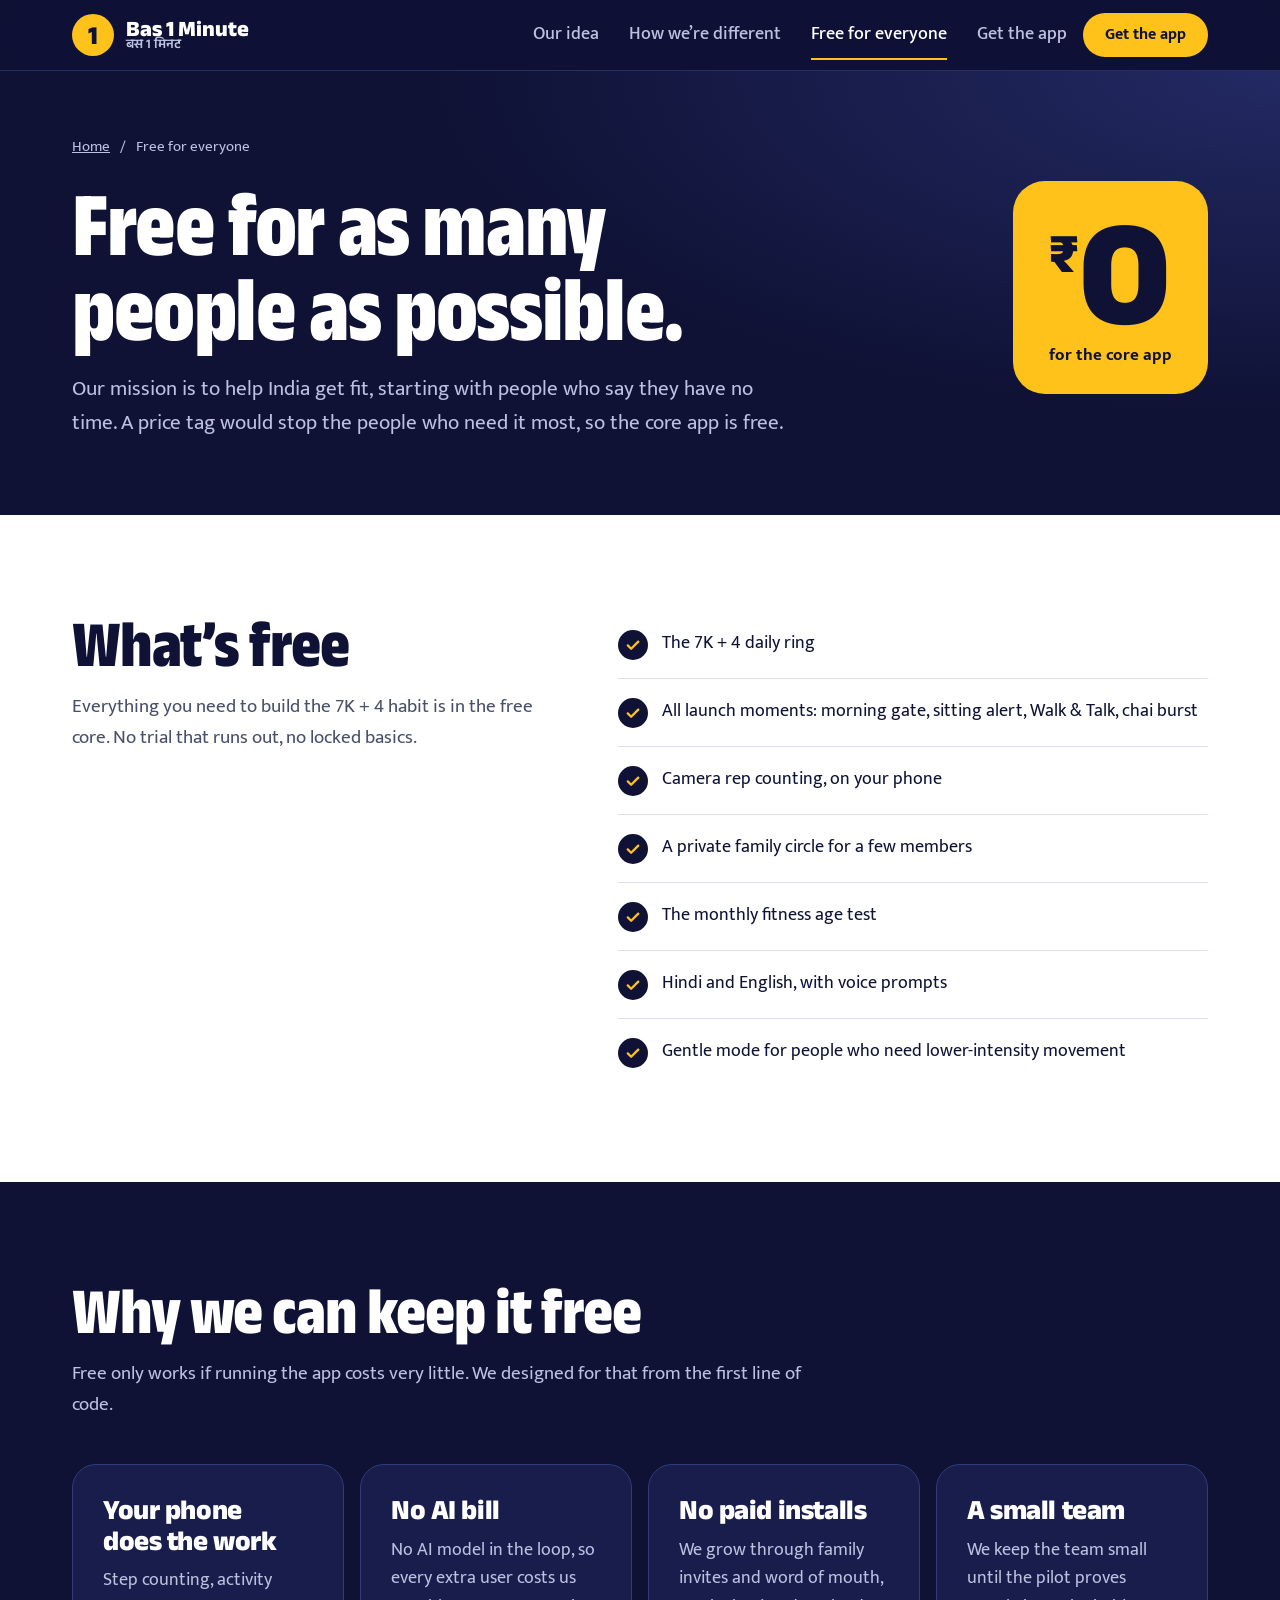
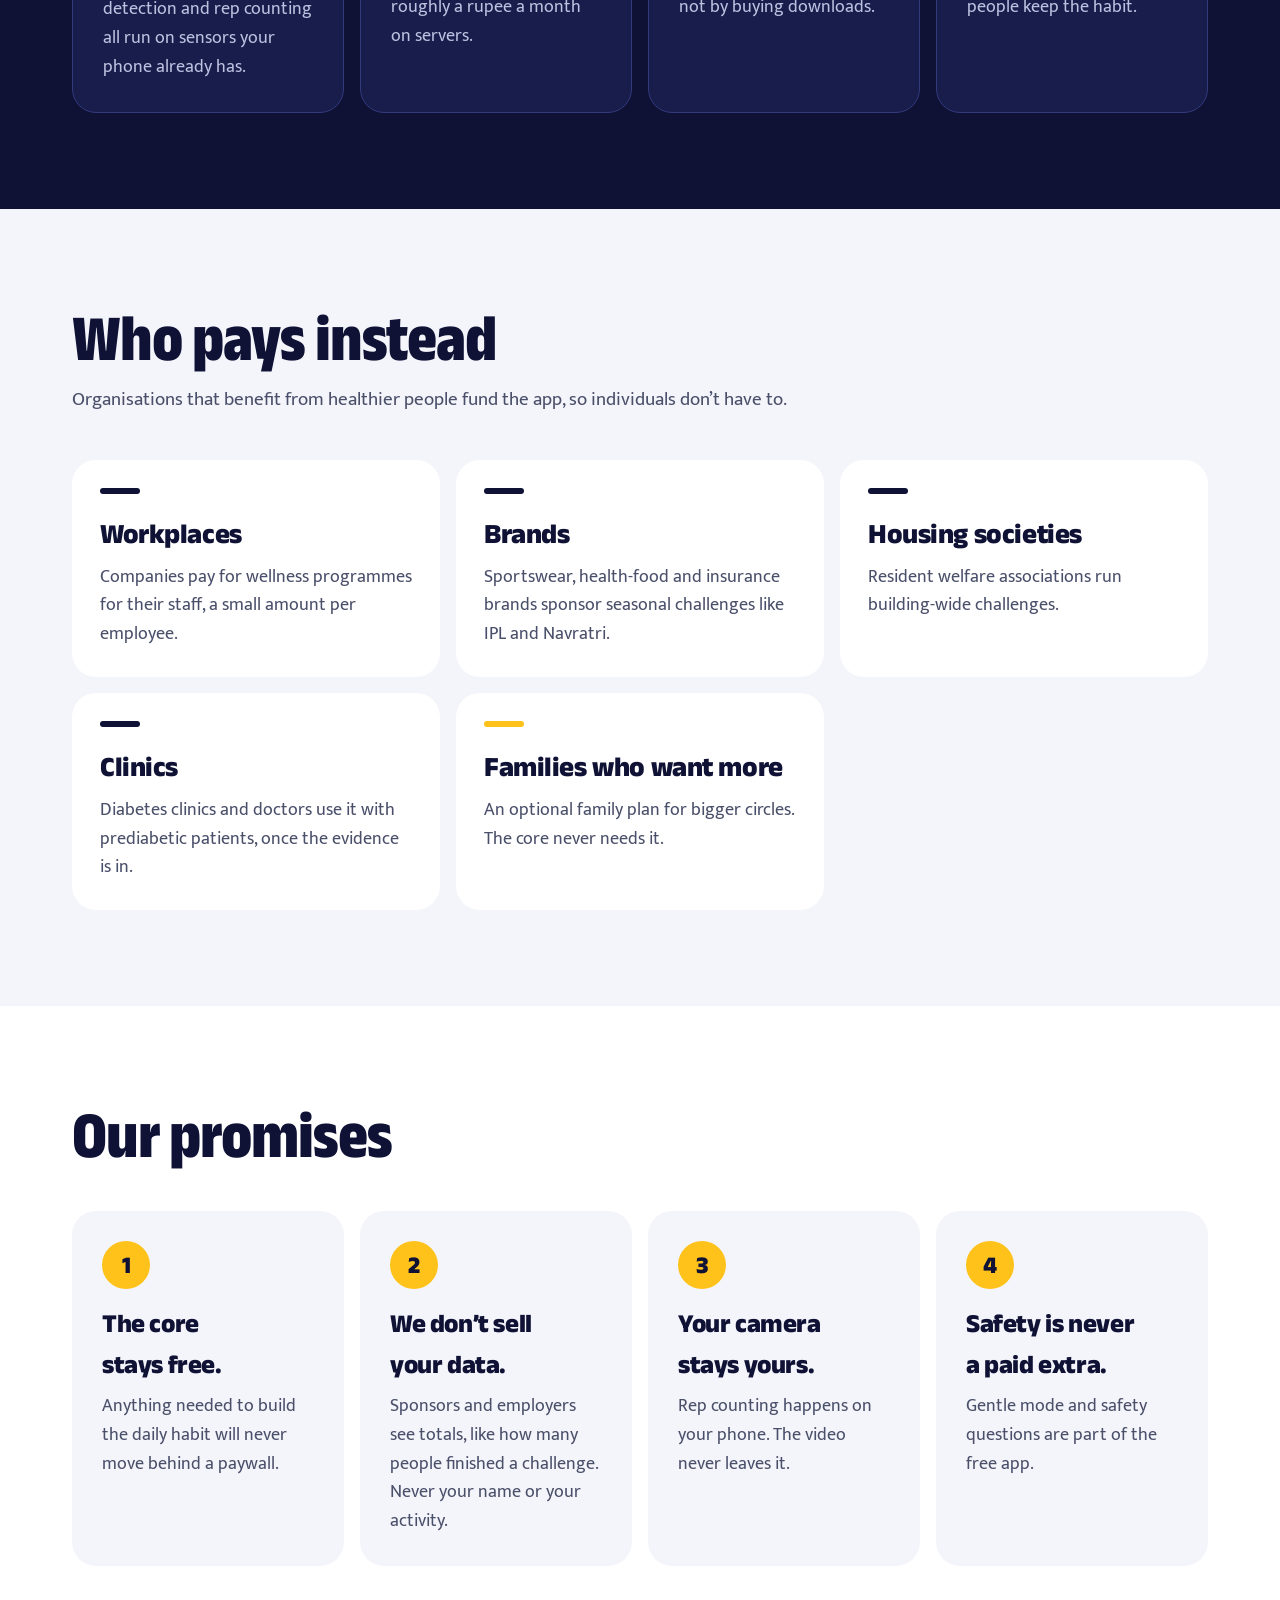
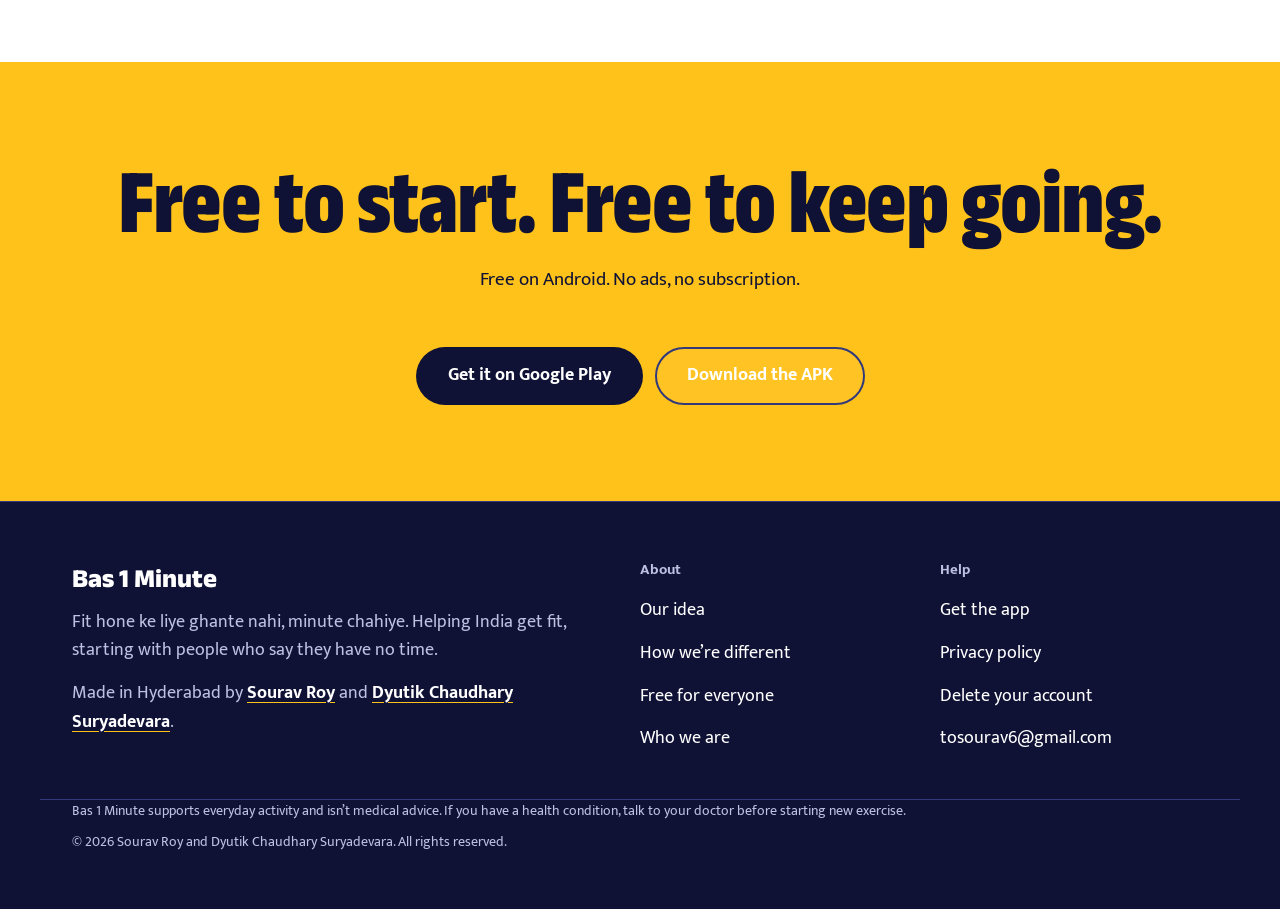
<file: docs/free-for-everyone/index.html>
<!doctype html>
<html lang="en">
<head>
  <meta charset="utf-8">
  <meta name="viewport" content="width=device-width, initial-scale=1, viewport-fit=cover">
  <meta name="theme-color" content="#0F1235">
  <title>Free for everyone | Bas 1 Minute</title>
  <meta name="description" content="Our goal is to keep Bas 1 Minute free for as many people as possible. What’s free, why it can stay free, and who pays instead.">
  <meta name="author" content="Sourav Roy and Dyutik Chaudhary Suryadevara">
  <link rel="canonical" href="https://bas1minute.pythonanywhere.com/free-for-everyone/">
  <meta property="og:type" content="website">
  <meta property="og:site_name" content="Bas 1 Minute">
  <meta property="og:title" content="Free for everyone | Bas 1 Minute">
  <meta property="og:description" content="7,000 steps and four one-minute bursts a day, built into moments you already have. Free on Google Play.">
  <meta property="og:url" content="https://bas1minute.pythonanywhere.com/free-for-everyone/">
  <meta property="og:image" content="https://bas1minute.pythonanywhere.com/static/images/og-image.png">
  <meta property="og:image:width" content="1200">
  <meta property="og:image:height" content="630">
  <meta name="twitter:card" content="summary_large_image">
  <link rel="icon" href="../static/images/favicon.svg" type="image/svg+xml">
  <link rel="preload" href="../static/fonts/anek-latin.woff2" as="font" type="font/woff2" crossorigin>
  <link rel="preload" href="../static/fonts/mukta-regular.woff2" as="font" type="font/woff2" crossorigin>
  <style>
    @font-face{font-family:"Anek Latin";src:url("../static/fonts/anek-latin.woff2") format("woff2");font-weight:500 800;font-stretch:75% 100%;font-display:swap}
    @font-face{font-family:"Anek Devanagari";src:url("../static/fonts/anek-devanagari-sub.woff2") format("woff2");font-weight:600 700;font-display:swap}
    @font-face{font-family:"Mukta";src:url("../static/fonts/mukta-regular.woff2") format("woff2");font-weight:400;font-display:swap}
    @font-face{font-family:"Mukta";src:url("../static/fonts/mukta-medium.woff2") format("woff2");font-weight:500;font-display:swap}
    @font-face{font-family:"Mukta";src:url("../static/fonts/mukta-bold.woff2") format("woff2");font-weight:700;font-display:swap}
  </style>
  <script>document.documentElement.classList.add("js")</script>
  <link rel="stylesheet" href="../static/css/site.css">
  
</head>
<body class="">
<svg width="0" height="0" style="position:absolute" aria-hidden="true" focusable="false"><defs>
  <symbol id="i-sunrise" viewBox="0 0 24 24"><circle cx="12" cy="13" r="4"/><path d="M12 3v2M4.2 6.2l1.4 1.4M19.8 6.2l-1.4 1.4M3 13h2M19 13h2M3 21h18"/></symbol>
  <symbol id="i-hourglass" viewBox="0 0 24 24"><path d="M6 2h12M6 22h12"/><path d="M7 2v4a5 7 0 0 0 10 0V2M7 22v-4a5 7 0 0 1 10 0v4"/></symbol>
  <symbol id="i-book" viewBox="0 0 24 24"><path d="M4 4.5A2.5 2.5 0 0 1 6.5 2H20v17H6.5A2.5 2.5 0 0 0 4 21.5Z"/><path d="M4 19.5A2.5 2.5 0 0 1 6.5 17H20"/></symbol>
  <symbol id="i-stairs" viewBox="0 0 24 24"><path d="M4 20h4v-4h4v-4h4V8h4"/></symbol>
  <symbol id="i-phone" viewBox="0 0 24 24"><path d="M5 4h4l2 5-2.5 1.5a11 11 0 0 0 5 5L15 13l5 2v4a2 2 0 0 1-2 2A16 16 0 0 1 3 6a2 2 0 0 1 2-2"/></symbol>
  <symbol id="i-chai" viewBox="0 0 24 24"><path d="M5 9h11v5a5 5 0 0 1-5 5h-1a5 5 0 0 1-5-5z"/><path d="M16 10h1.5a2.5 2.5 0 0 1 0 5H16"/><path d="M9 3c0 1.5 1.5 1.5 1.5 3M12.5 3c0 1.5 1.5 1.5 1.5 3"/></symbol>
  <symbol id="i-bus" viewBox="0 0 24 24"><rect x="5" y="3" width="14" height="15" rx="3"/><path d="M5 11h14M8 21v-3M16 21v-3"/><circle cx="8.5" cy="14.5" r=".8"/><circle cx="15.5" cy="14.5" r=".8"/></symbol>
  <symbol id="i-leaf" viewBox="0 0 24 24"><path d="M11 20A7 7 0 0 1 9.8 6.1C15.5 5 17 4.5 19 2c1 2 2 4.2 2 8 0 5.5-4.8 10-10 10Z"/><path d="M2 21c0-3 1.9-5.4 5.1-6.9C9.7 13 12 12.5 14 12"/></symbol>
  <symbol id="i-moon" viewBox="0 0 24 24"><path d="M21 12.8A9 9 0 1 1 11.2 3a7 7 0 0 0 9.8 9.8Z"/></symbol>
  <symbol id="i-spark" viewBox="0 0 24 24"><path d="M12 3v4M12 17v4M3 12h4M17 12h4M6 6l2.5 2.5M15.5 15.5 18 18M6 18l2.5-2.5M15.5 8.5 18 6"/></symbol>
  <symbol id="i-check" viewBox="0 0 24 24"><path d="M5 12.5l4.5 4.5L19 7.5"/></symbol>
  <symbol id="i-x" viewBox="0 0 24 24"><path d="M6 6l12 12M18 6 6 18"/></symbol>
  <symbol id="i-menu" viewBox="0 0 24 24"><path d="M4 7h16M4 12h16M4 17h16"/></symbol>
  <symbol id="i-chat" viewBox="0 0 24 24"><path d="M3 21l1.7-5A8.5 8.5 0 1 1 8 19.3z"/></symbol>
  <symbol id="i-link" viewBox="0 0 24 24"><path d="M10 13a5 5 0 0 0 7.1 0l3-3a5 5 0 0 0-7.1-7.1l-1.5 1.5"/><path d="M14 11a5 5 0 0 0-7.1 0l-3 3a5 5 0 0 0 7.1 7.1l1.5-1.5"/></symbol>
  <symbol id="i-share" viewBox="0 0 24 24"><path d="M12 15V3"/><path d="m8 7 4-4 4 4"/><path d="M5 12v7a2 2 0 0 0 2 2h10a2 2 0 0 0 2-2v-7"/></symbol>
  <symbol id="i-play" viewBox="0 0 24 24"><path d="M7 4l13 8-13 8z" fill="currentColor" stroke="none"/></symbol>
  <symbol id="i-pause" viewBox="0 0 24 24"><path d="M8 5v14M16 5v14"/></symbol>
  <symbol id="i-reset" viewBox="0 0 24 24"><path d="M4 12a8 8 0 1 0 2.3-5.7"/><path d="M4 4v4h4"/></symbol>
  <symbol id="i-users" viewBox="0 0 24 24"><circle cx="9" cy="8" r="3.5"/><path d="M2.5 20a6.5 6.5 0 0 1 13 0"/><path d="M16 4.5a3.5 3.5 0 0 1 0 7M18 14a6.5 6.5 0 0 1 3.5 6"/></symbol>
  <symbol id="i-heart" viewBox="0 0 24 24"><path d="M12 20s-7.5-4.6-9.3-9.1A5 5 0 0 1 12 6.3a5 5 0 0 1 9.3 4.6C19.5 15.4 12 20 12 20Z"/></symbol>
  <symbol id="i-pin" viewBox="0 0 24 24"><path d="M12 21s-7-6.2-7-11.5a7 7 0 0 1 14 0C19 14.8 12 21 12 21Z"/><circle cx="12" cy="9.5" r="2.5"/></symbol>
  <symbol id="i-gift" viewBox="0 0 24 24"><rect x="3" y="8" width="18" height="4" rx="1"/><path d="M5 12v8h14v-8M12 8v12M12 8S10.5 3 8 4s0 4 4 4ZM12 8s1.5-5 4-4 0 4-4 4Z"/></symbol>
  <symbol id="i-home" viewBox="0 0 24 24"><path d="M3 11 12 4l9 7"/><path d="M5 10v10h14V10"/></symbol>
  <symbol id="i-plus" viewBox="0 0 24 24"><path d="M12 5v14M5 12h14"/></symbol>
  <symbol id="i-sync" viewBox="0 0 24 24"><path d="M20 8a8 8 0 0 0-14.3-2.5L4 7"/><path d="M4 3v4h4"/><path d="M4 16a8 8 0 0 0 14.3 2.5L20 17"/><path d="M20 21v-4h-4"/></symbol>
  <symbol id="i-user" viewBox="0 0 24 24"><circle cx="12" cy="8" r="4"/><path d="M4 21a8 8 0 0 1 16 0"/></symbol>
  <symbol id="i-steps" viewBox="0 0 24 24"><path d="M8 3c2 0 3 2 3 5s-1 5-3 5-3-2-3-5 1-5 3-5Z"/><path d="M5 16h6v1a3 3 0 0 1-6 0Z"/><path d="M16 7c2 0 3 2 3 5s-1 5-3 5-3-2-3-5 1-5 3-5Z" opacity=".55"/></symbol>
  <symbol id="i-download" viewBox="0 0 24 24"><path d="M12 3v12"/><path d="m7 10 5 5 5-5"/><path d="M5 21h14"/></symbol>
  <symbol id="i-screen" viewBox="0 0 24 24"><rect x="6" y="2" width="12" height="20" rx="3"/><path d="M11 18h2"/></symbol>
  <symbol id="i-bolt" viewBox="0 0 24 24"><path d="M13 2 4 14h7l-1 8 9-12h-7Z"/></symbol>
  <symbol id="i-lotus" viewBox="0 0 24 24"><path d="M12 20c-4 0-8-2.5-9-6 3 0 5.5 1 7 3"/><path d="M12 20c4 0 8-2.5 9-6-3 0-5.5 1-7 3"/><path d="M12 20c-2-2-3-4.5-3-7 0-2.5 1.2-5 3-7 1.8 2 3 4.5 3 7 0 2.5-1 5-3 7Z"/></symbol>
  <symbol id="i-trophy" viewBox="0 0 24 24"><path d="M8 21h8M12 17v4M7 4h10v5a5 5 0 0 1-10 0Z"/><path d="M17 5h3v2a3 3 0 0 1-3 3M7 5H4v2a3 3 0 0 0 3 3"/></symbol>
  <symbol id="i-clap" viewBox="0 0 24 24"><path d="M8 13 4.5 9.5a1.5 1.5 0 0 1 2-2L11 12"/><path d="m9.5 10.5-3-3a1.5 1.5 0 0 1 2-2l4 4"/><path d="m11 8-1.5-1.5a1.5 1.5 0 0 1 2-2L16 9c2 2 2.5 5-.5 8s-6.5 2.5-8.5.5L4 14"/><path d="M17 3l1-1.5M20 6l1.5-1M19 3.5 21 3"/></symbol>
</defs></svg>

<a class="skip" href="#main">Skip to content</a>
<header class="site-header">
  <div class="wrap header-row">
    <a class="brand" href="../" aria-label="Bas 1 Minute, home">
      <span class="brand-mark" aria-hidden="true">1</span>
      <span class="brand-text"><b>Bas 1 Minute</b><span lang="hi">बस 1 मिनट</span></span>
    </a>
    <nav class="nav-links" aria-label="Main">
<a href="../our-idea/">Our idea</a>
<a href="../how-were-different/">How we’re different</a>
<a href="../free-for-everyone/" aria-current="page">Free for everyone</a>
<a href="../download/">Get the app</a>

</nav>
    
    <a class="btn btn-haldi header-cta" href="../#get-app">Get the app</a>
    <details class="menu">
      <summary aria-label="Open menu"><svg class="ic" aria-hidden="true"><use href="#i-menu"/></svg></summary>
      <nav class="menu-panel" aria-label="Main">
        <a href="../">Home</a>
        
<a href="../our-idea/">Our idea</a>
<a href="../how-were-different/">How we’re different</a>
<a href="../free-for-everyone/" aria-current="page">Free for everyone</a>
<a href="../download/">Get the app</a>


        
        <a class="btn btn-haldi" href="../#get-app">Get the app</a>
      </nav>
    </details>
  </div>
</header>

<main id="main">
  
  
<section class="page-hero page-hero-free" aria-labelledby="page-title">
  <div class="wrap free-hero">
    <div>
      <nav class="crumb" aria-label="Breadcrumb"><a href="../">Home</a><span aria-hidden="true">/</span><span>Free for everyone</span></nav>
      <h1 id="page-title">Free for as many people as possible.</h1>
      <p class="lede">Our mission is to help India get fit, starting with people who say they have no time. A price tag would stop the people who need it most, so the core app is free.</p>
    </div>
    <div class="price-tag" aria-hidden="true"><span class="pt-cur">₹</span><span class="pt-n">0</span><span class="pt-per">for the core app</span></div>
  </div>
</section>

<section class="sec sec-white" aria-labelledby="core-title">
  <div class="wrap split">
    <div>
      <h2 id="core-title" class="h-sec">What’s free</h2>
      <p class="sec-lede">Everything you need to build the 7K + 4 habit is in the free core. No trial that runs out, no locked basics.</p>
    </div>
    <ul class="check-list">
      
      <li><svg class="ic" aria-hidden="true"><use href="#i-check"/></svg><div>The 7K + 4 daily ring</div></li>
      
      <li><svg class="ic" aria-hidden="true"><use href="#i-check"/></svg><div>All launch moments: morning gate, sitting alert, Walk &amp; Talk, chai burst</div></li>
      
      <li><svg class="ic" aria-hidden="true"><use href="#i-check"/></svg><div>Camera rep counting, on your phone</div></li>
      
      <li><svg class="ic" aria-hidden="true"><use href="#i-check"/></svg><div>A private family circle for a few members</div></li>
      
      <li><svg class="ic" aria-hidden="true"><use href="#i-check"/></svg><div>The monthly fitness age test</div></li>
      
      <li><svg class="ic" aria-hidden="true"><use href="#i-check"/></svg><div>Hindi and English, with voice prompts</div></li>
      
      <li><svg class="ic" aria-hidden="true"><use href="#i-check"/></svg><div>Gentle mode for people who need lower-intensity movement</div></li>
      
    </ul>
  </div>
</section>

<section class="sec sec-dark" aria-labelledby="cost-title">
  <div class="wrap">
    <div class="sec-head">
      <h2 id="cost-title">Why we can keep it free</h2>
      <p>Free only works if running the app costs very little. We designed for that from the first line of code.</p>
    </div>
    <div class="card-grid card-grid-4">
      
      <article class="card"><h3>Your phone does the work</h3><p>Step counting, activity detection and rep counting all run on sensors your phone already has.</p></article>
      
      <article class="card"><h3>No AI bill</h3><p>No AI model in the loop, so every extra user costs us roughly a rupee a month on servers.</p></article>
      
      <article class="card"><h3>No paid installs</h3><p>We grow through family invites and word of mouth, not by buying downloads.</p></article>
      
      <article class="card"><h3>A small team</h3><p>We keep the team small until the pilot proves people keep the habit.</p></article>
      
    </div>
  </div>
</section>

<section class="sec sec-paper" aria-labelledby="pays-title">
  <div class="wrap">
    <div class="sec-head">
      <h2 id="pays-title">Who pays instead</h2>
      <p>Organisations that benefit from healthier people fund the app, so individuals don’t have to.</p>
    </div>
    <ul class="payers">
      
      <li><h3>Workplaces</h3><p>Companies pay for wellness programmes for their staff, a small amount per employee.</p></li>
      
      <li><h3>Brands</h3><p>Sportswear, health-food and insurance brands sponsor seasonal challenges like IPL and Navratri.</p></li>
      
      <li><h3>Housing societies</h3><p>Resident welfare associations run building-wide challenges.</p></li>
      
      <li><h3>Clinics</h3><p>Diabetes clinics and doctors use it with prediabetic patients, once the evidence is in.</p></li>
      
      <li><h3>Families who want more</h3><p>An optional family plan for bigger circles. The core never needs it.</p></li>
      
    </ul>
  </div>
</section>

<section class="sec sec-white" aria-labelledby="promise-title">
  <div class="wrap">
    <div class="sec-head"><h2 id="promise-title">Our promises</h2></div>
    <ol class="promises">
      <li><h3>The core stays free.</h3><p>Anything needed to build the daily habit will never move behind a paywall.</p></li>
      <li><h3>We don’t sell your data.</h3><p>Sponsors and employers see totals, like how many people finished a challenge. Never your name or your activity.</p></li>
      <li><h3>Your camera stays yours.</h3><p>Rep counting happens on your phone. The video never leaves it.</p></li>
      <li><h3>Safety is never a paid extra.</h3><p>Gentle mode and safety questions are part of the free app.</p></li>
    </ol>
  </div>
</section>

<section class="final" aria-labelledby="final-title">
  <div class="wrap final-inner">
    <h2 id="final-title">Free to start. Free to keep going.</h2>
    <p>Free on Android. No ads, no subscription.</p>
    <div class="hero-actions">
      <a class="btn btn-haldi btn-lg" href="https://play.google.com/store/apps/details?id=com.bas1minute.sync" rel="noopener">Get it on Google Play</a>
      <a class="btn btn-ghost btn-lg" href="https://github.com/souravroy0708/bas1minute-android/releases/latest/download/Bas1Minute.apk" rel="nofollow noopener">Download the APK</a>
    </div>
  </div>
</section>


</main>
<footer class="site-footer">
  <div class="wrap footer-grid">
    <div class="footer-about">
      <p class="footer-name">Bas 1 Minute</p>
      <p>Fit hone ke liye ghante nahi, minute chahiye. Helping India get fit, starting with people who say they have no time.</p>
      <p class="footer-made">Made in Hyderabad by
        <a href="../who-we-are/">Sourav Roy</a> and <a href="../who-we-are/">Dyutik Chaudhary Suryadevara</a>.
      </p>
    </div>
    <nav class="footer-col" aria-label="About">
      <h2>About</h2>
      <a href="../our-idea/">Our idea</a>
      <a href="../how-were-different/">How we’re different</a>
      <a href="../free-for-everyone/">Free for everyone</a>
      <a href="../who-we-are/">Who we are</a>
    </nav>
    <nav class="footer-col" aria-label="Help">
      <h2>Help</h2>
      <a href="../download/">Get the app</a>
      <a href="../privacy/">Privacy policy</a>
      <a href="../delete-account/">Delete your account</a>
      <a href="mailto:tosourav6@gmail.com">tosourav6@gmail.com</a>
    </nav>
  </div>
  <div class="wrap footer-base">
    <p>Bas 1 Minute supports everyday activity and isn’t medical advice. If you have a health condition, talk to your doctor before starting new exercise.</p>
    <p>© 2026 Sourav Roy and Dyutik Chaudhary Suryadevara. All rights reserved.</p>
  </div>
</footer>

<div class="dock" id="dock">
  <p><b id="dock-left">Free on Android</b>Google Play or APK</p>
  <a class="btn btn-haldi" href="../#get-app">Get the app</a>
</div>

<script src="../static/js/site.js" defer></script>
</body>
</html>
</file>
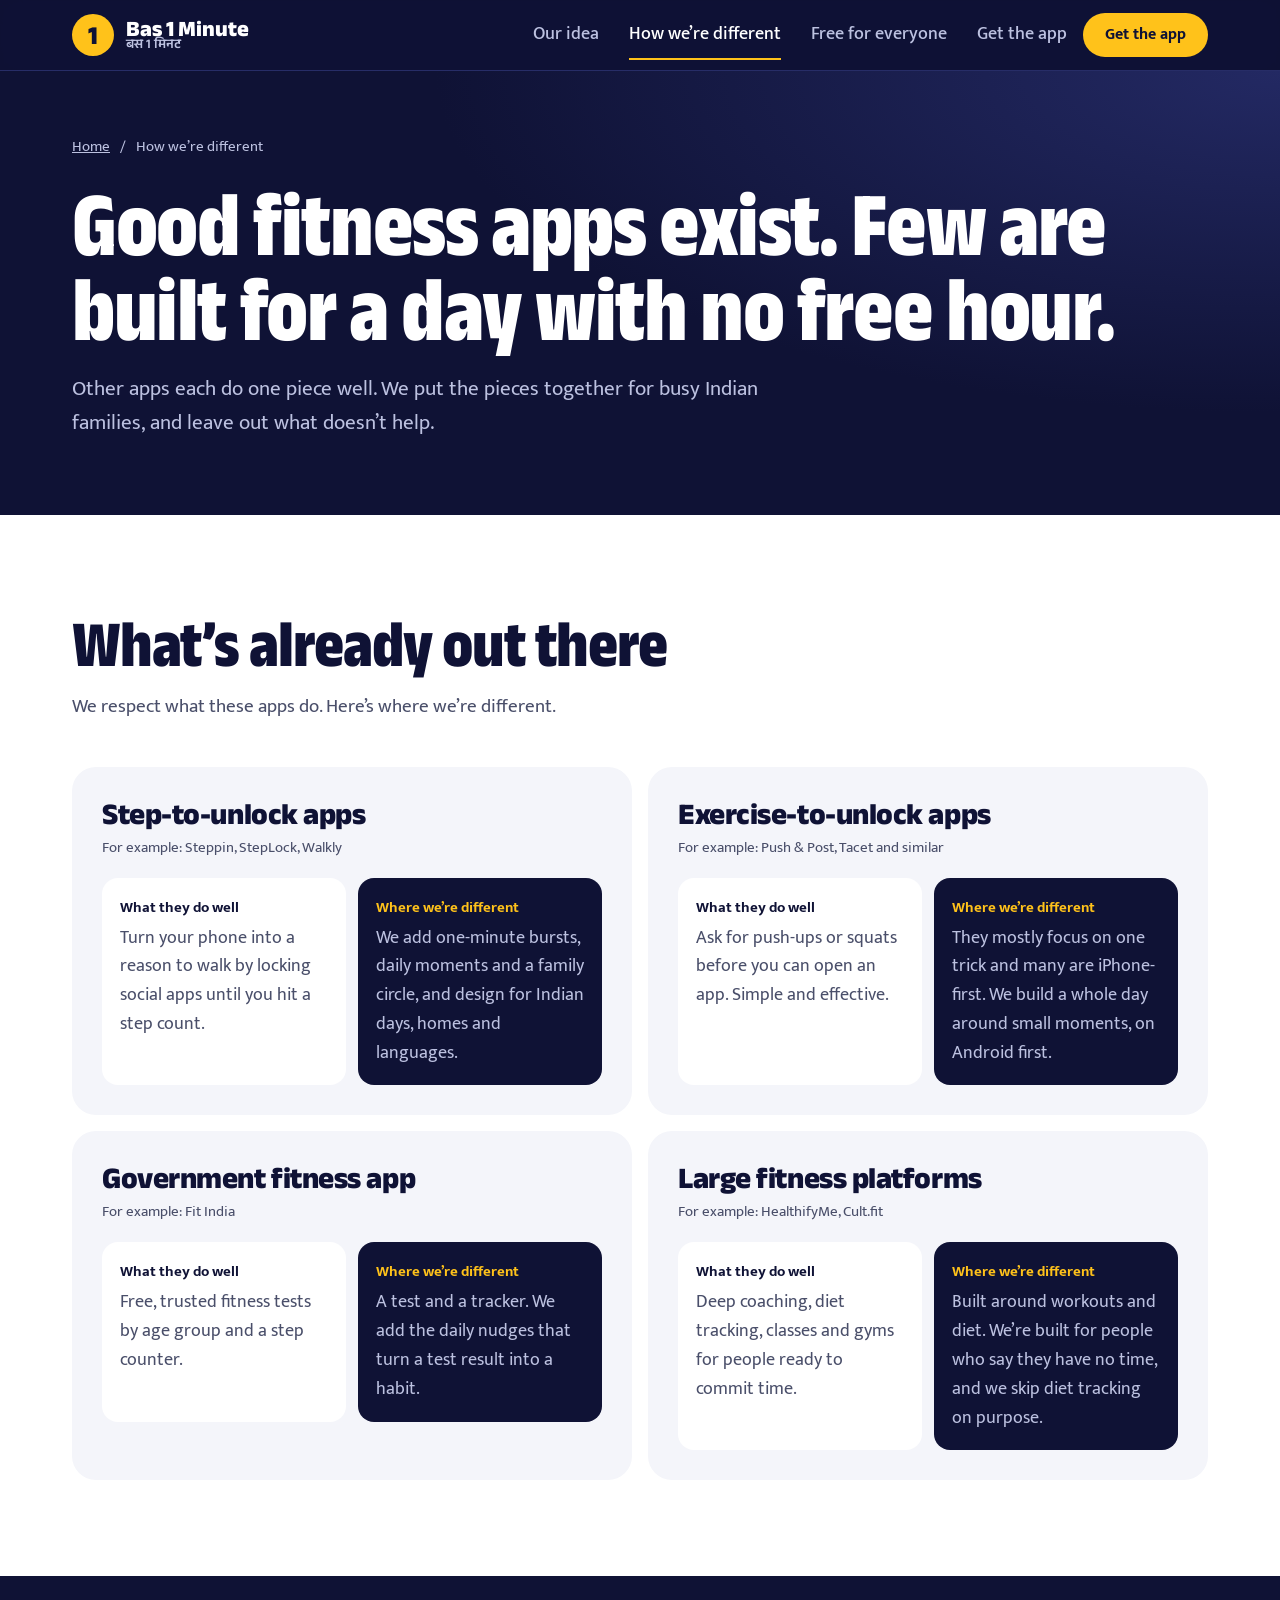
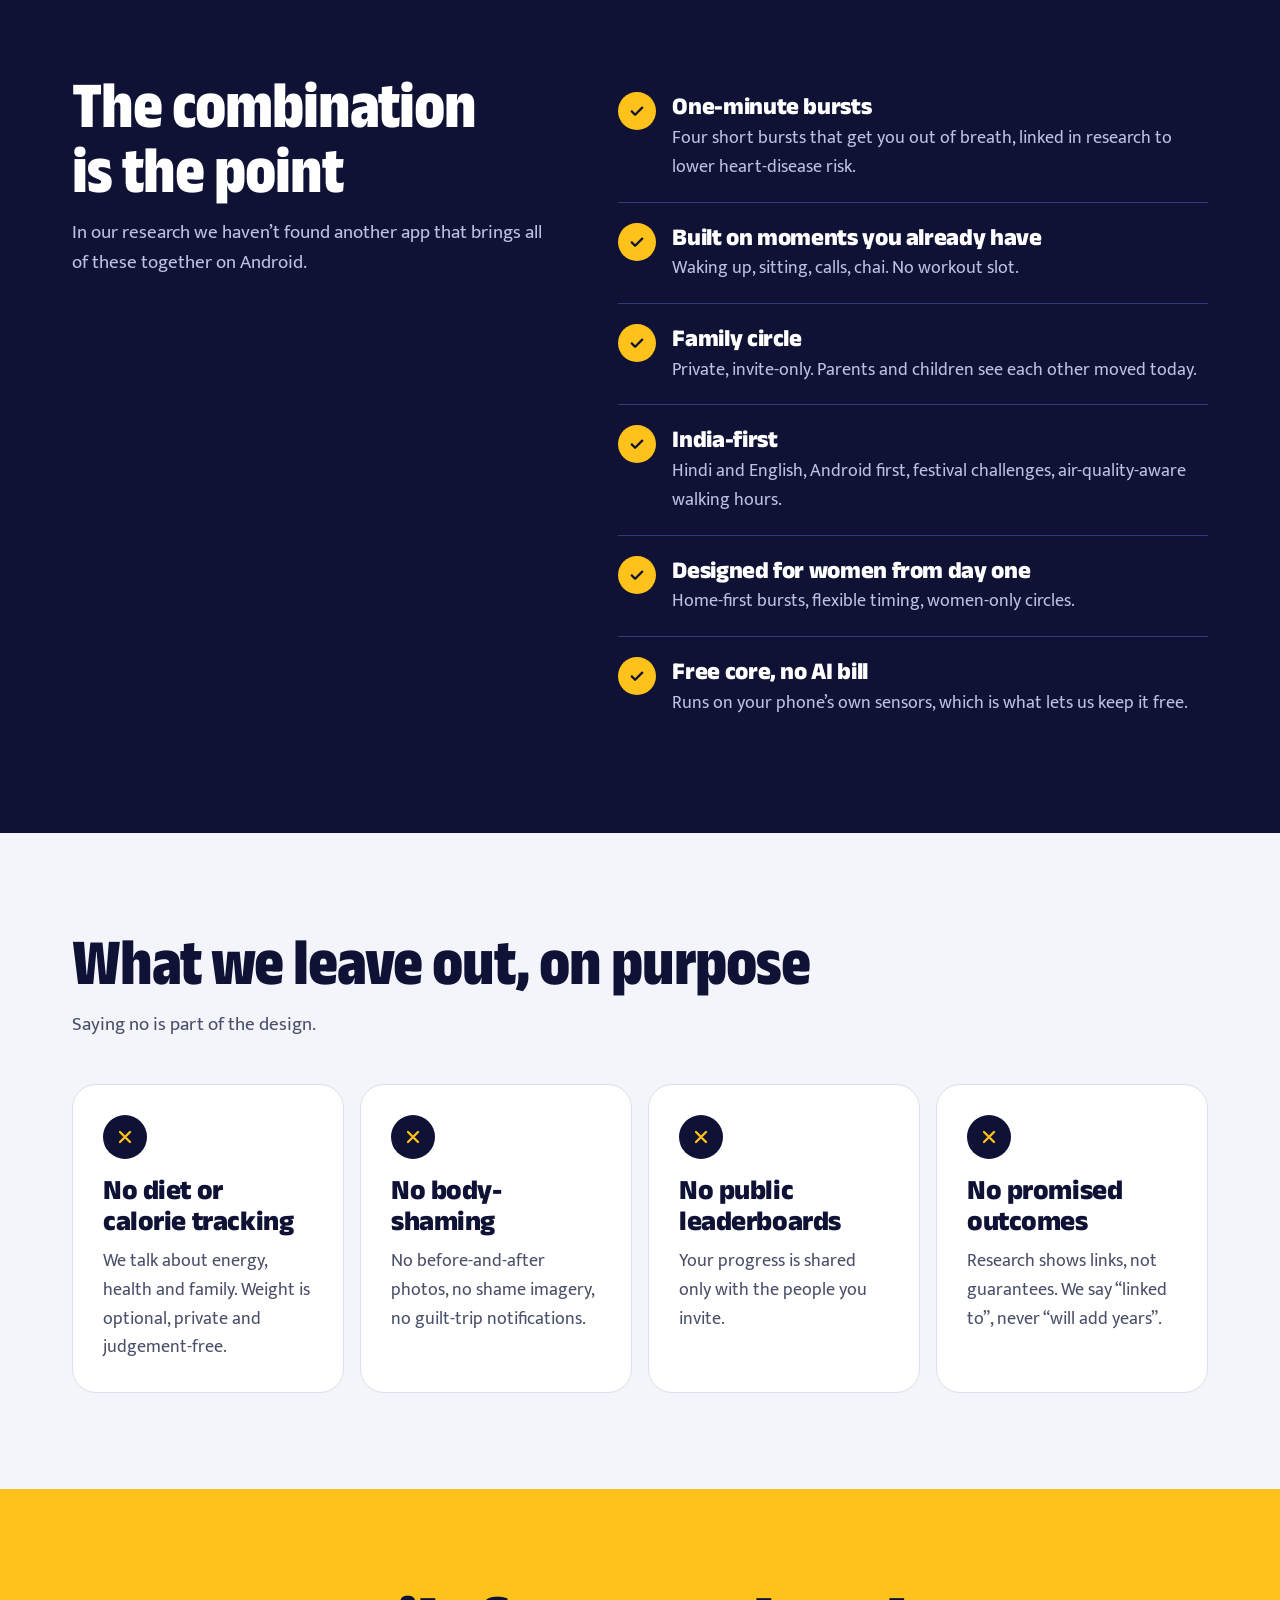
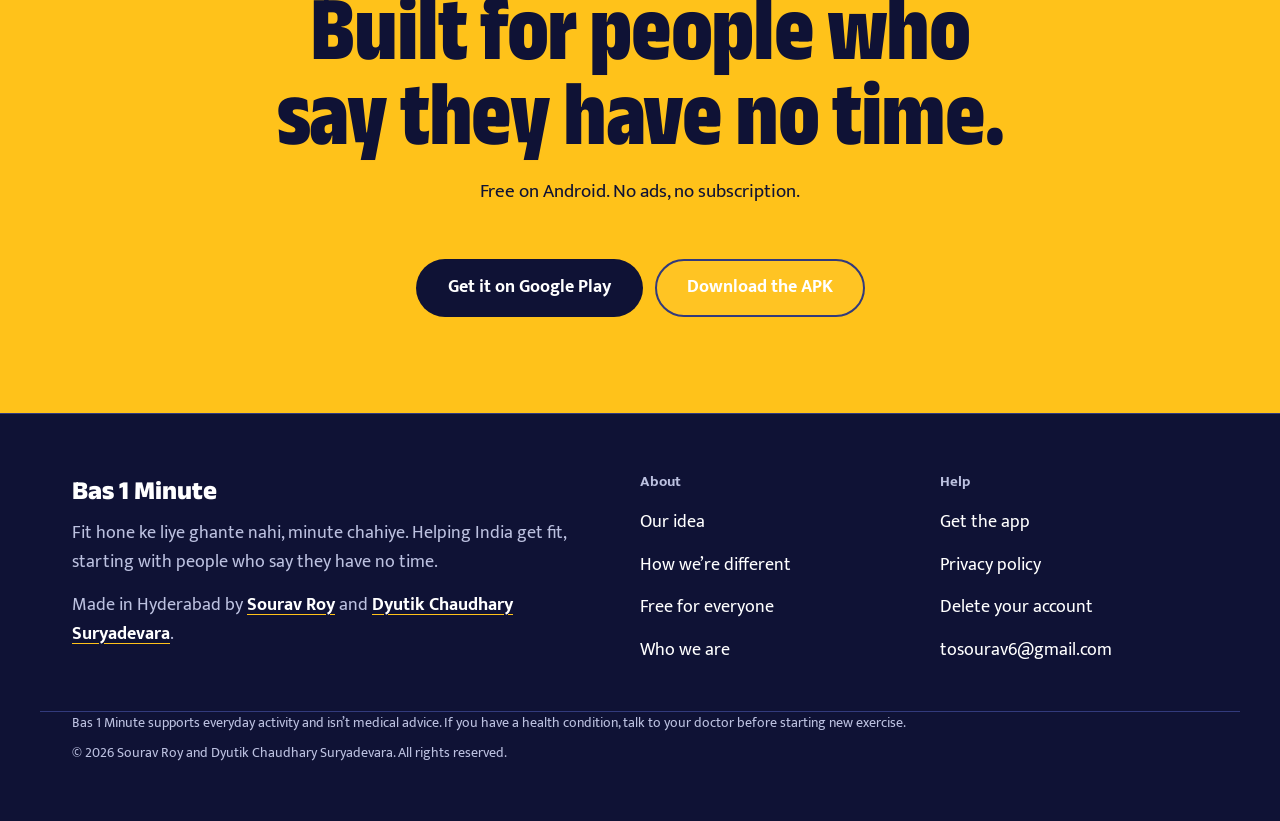
<file: docs/how-were-different/index.html>
<!doctype html>
<html lang="en">
<head>
  <meta charset="utf-8">
  <meta name="viewport" content="width=device-width, initial-scale=1, viewport-fit=cover">
  <meta name="theme-color" content="#0F1235">
  <title>How we’re different | Bas 1 Minute</title>
  <meta name="description" content="What existing fitness apps do well, and the gap Bas 1 Minute fills: one-minute bursts, everyday moments, family circles and an India-first design.">
  <meta name="author" content="Sourav Roy and Dyutik Chaudhary Suryadevara">
  <link rel="canonical" href="https://bas1minute.pythonanywhere.com/how-were-different/">
  <meta property="og:type" content="website">
  <meta property="og:site_name" content="Bas 1 Minute">
  <meta property="og:title" content="How we’re different | Bas 1 Minute">
  <meta property="og:description" content="7,000 steps and four one-minute bursts a day, built into moments you already have. Free on Google Play.">
  <meta property="og:url" content="https://bas1minute.pythonanywhere.com/how-were-different/">
  <meta property="og:image" content="https://bas1minute.pythonanywhere.com/static/images/og-image.png">
  <meta property="og:image:width" content="1200">
  <meta property="og:image:height" content="630">
  <meta name="twitter:card" content="summary_large_image">
  <link rel="icon" href="../static/images/favicon.svg" type="image/svg+xml">
  <link rel="preload" href="../static/fonts/anek-latin.woff2" as="font" type="font/woff2" crossorigin>
  <link rel="preload" href="../static/fonts/mukta-regular.woff2" as="font" type="font/woff2" crossorigin>
  <style>
    @font-face{font-family:"Anek Latin";src:url("../static/fonts/anek-latin.woff2") format("woff2");font-weight:500 800;font-stretch:75% 100%;font-display:swap}
    @font-face{font-family:"Anek Devanagari";src:url("../static/fonts/anek-devanagari-sub.woff2") format("woff2");font-weight:600 700;font-display:swap}
    @font-face{font-family:"Mukta";src:url("../static/fonts/mukta-regular.woff2") format("woff2");font-weight:400;font-display:swap}
    @font-face{font-family:"Mukta";src:url("../static/fonts/mukta-medium.woff2") format("woff2");font-weight:500;font-display:swap}
    @font-face{font-family:"Mukta";src:url("../static/fonts/mukta-bold.woff2") format("woff2");font-weight:700;font-display:swap}
  </style>
  <script>document.documentElement.classList.add("js")</script>
  <link rel="stylesheet" href="../static/css/site.css">
  
</head>
<body class="">
<svg width="0" height="0" style="position:absolute" aria-hidden="true" focusable="false"><defs>
  <symbol id="i-sunrise" viewBox="0 0 24 24"><circle cx="12" cy="13" r="4"/><path d="M12 3v2M4.2 6.2l1.4 1.4M19.8 6.2l-1.4 1.4M3 13h2M19 13h2M3 21h18"/></symbol>
  <symbol id="i-hourglass" viewBox="0 0 24 24"><path d="M6 2h12M6 22h12"/><path d="M7 2v4a5 7 0 0 0 10 0V2M7 22v-4a5 7 0 0 1 10 0v4"/></symbol>
  <symbol id="i-book" viewBox="0 0 24 24"><path d="M4 4.5A2.5 2.5 0 0 1 6.5 2H20v17H6.5A2.5 2.5 0 0 0 4 21.5Z"/><path d="M4 19.5A2.5 2.5 0 0 1 6.5 17H20"/></symbol>
  <symbol id="i-stairs" viewBox="0 0 24 24"><path d="M4 20h4v-4h4v-4h4V8h4"/></symbol>
  <symbol id="i-phone" viewBox="0 0 24 24"><path d="M5 4h4l2 5-2.5 1.5a11 11 0 0 0 5 5L15 13l5 2v4a2 2 0 0 1-2 2A16 16 0 0 1 3 6a2 2 0 0 1 2-2"/></symbol>
  <symbol id="i-chai" viewBox="0 0 24 24"><path d="M5 9h11v5a5 5 0 0 1-5 5h-1a5 5 0 0 1-5-5z"/><path d="M16 10h1.5a2.5 2.5 0 0 1 0 5H16"/><path d="M9 3c0 1.5 1.5 1.5 1.5 3M12.5 3c0 1.5 1.5 1.5 1.5 3"/></symbol>
  <symbol id="i-bus" viewBox="0 0 24 24"><rect x="5" y="3" width="14" height="15" rx="3"/><path d="M5 11h14M8 21v-3M16 21v-3"/><circle cx="8.5" cy="14.5" r=".8"/><circle cx="15.5" cy="14.5" r=".8"/></symbol>
  <symbol id="i-leaf" viewBox="0 0 24 24"><path d="M11 20A7 7 0 0 1 9.8 6.1C15.5 5 17 4.5 19 2c1 2 2 4.2 2 8 0 5.5-4.8 10-10 10Z"/><path d="M2 21c0-3 1.9-5.4 5.1-6.9C9.7 13 12 12.5 14 12"/></symbol>
  <symbol id="i-moon" viewBox="0 0 24 24"><path d="M21 12.8A9 9 0 1 1 11.2 3a7 7 0 0 0 9.8 9.8Z"/></symbol>
  <symbol id="i-spark" viewBox="0 0 24 24"><path d="M12 3v4M12 17v4M3 12h4M17 12h4M6 6l2.5 2.5M15.5 15.5 18 18M6 18l2.5-2.5M15.5 8.5 18 6"/></symbol>
  <symbol id="i-check" viewBox="0 0 24 24"><path d="M5 12.5l4.5 4.5L19 7.5"/></symbol>
  <symbol id="i-x" viewBox="0 0 24 24"><path d="M6 6l12 12M18 6 6 18"/></symbol>
  <symbol id="i-menu" viewBox="0 0 24 24"><path d="M4 7h16M4 12h16M4 17h16"/></symbol>
  <symbol id="i-chat" viewBox="0 0 24 24"><path d="M3 21l1.7-5A8.5 8.5 0 1 1 8 19.3z"/></symbol>
  <symbol id="i-link" viewBox="0 0 24 24"><path d="M10 13a5 5 0 0 0 7.1 0l3-3a5 5 0 0 0-7.1-7.1l-1.5 1.5"/><path d="M14 11a5 5 0 0 0-7.1 0l-3 3a5 5 0 0 0 7.1 7.1l1.5-1.5"/></symbol>
  <symbol id="i-share" viewBox="0 0 24 24"><path d="M12 15V3"/><path d="m8 7 4-4 4 4"/><path d="M5 12v7a2 2 0 0 0 2 2h10a2 2 0 0 0 2-2v-7"/></symbol>
  <symbol id="i-play" viewBox="0 0 24 24"><path d="M7 4l13 8-13 8z" fill="currentColor" stroke="none"/></symbol>
  <symbol id="i-pause" viewBox="0 0 24 24"><path d="M8 5v14M16 5v14"/></symbol>
  <symbol id="i-reset" viewBox="0 0 24 24"><path d="M4 12a8 8 0 1 0 2.3-5.7"/><path d="M4 4v4h4"/></symbol>
  <symbol id="i-users" viewBox="0 0 24 24"><circle cx="9" cy="8" r="3.5"/><path d="M2.5 20a6.5 6.5 0 0 1 13 0"/><path d="M16 4.5a3.5 3.5 0 0 1 0 7M18 14a6.5 6.5 0 0 1 3.5 6"/></symbol>
  <symbol id="i-heart" viewBox="0 0 24 24"><path d="M12 20s-7.5-4.6-9.3-9.1A5 5 0 0 1 12 6.3a5 5 0 0 1 9.3 4.6C19.5 15.4 12 20 12 20Z"/></symbol>
  <symbol id="i-pin" viewBox="0 0 24 24"><path d="M12 21s-7-6.2-7-11.5a7 7 0 0 1 14 0C19 14.8 12 21 12 21Z"/><circle cx="12" cy="9.5" r="2.5"/></symbol>
  <symbol id="i-gift" viewBox="0 0 24 24"><rect x="3" y="8" width="18" height="4" rx="1"/><path d="M5 12v8h14v-8M12 8v12M12 8S10.5 3 8 4s0 4 4 4ZM12 8s1.5-5 4-4 0 4-4 4Z"/></symbol>
  <symbol id="i-home" viewBox="0 0 24 24"><path d="M3 11 12 4l9 7"/><path d="M5 10v10h14V10"/></symbol>
  <symbol id="i-plus" viewBox="0 0 24 24"><path d="M12 5v14M5 12h14"/></symbol>
  <symbol id="i-sync" viewBox="0 0 24 24"><path d="M20 8a8 8 0 0 0-14.3-2.5L4 7"/><path d="M4 3v4h4"/><path d="M4 16a8 8 0 0 0 14.3 2.5L20 17"/><path d="M20 21v-4h-4"/></symbol>
  <symbol id="i-user" viewBox="0 0 24 24"><circle cx="12" cy="8" r="4"/><path d="M4 21a8 8 0 0 1 16 0"/></symbol>
  <symbol id="i-steps" viewBox="0 0 24 24"><path d="M8 3c2 0 3 2 3 5s-1 5-3 5-3-2-3-5 1-5 3-5Z"/><path d="M5 16h6v1a3 3 0 0 1-6 0Z"/><path d="M16 7c2 0 3 2 3 5s-1 5-3 5-3-2-3-5 1-5 3-5Z" opacity=".55"/></symbol>
  <symbol id="i-download" viewBox="0 0 24 24"><path d="M12 3v12"/><path d="m7 10 5 5 5-5"/><path d="M5 21h14"/></symbol>
  <symbol id="i-screen" viewBox="0 0 24 24"><rect x="6" y="2" width="12" height="20" rx="3"/><path d="M11 18h2"/></symbol>
  <symbol id="i-bolt" viewBox="0 0 24 24"><path d="M13 2 4 14h7l-1 8 9-12h-7Z"/></symbol>
  <symbol id="i-lotus" viewBox="0 0 24 24"><path d="M12 20c-4 0-8-2.5-9-6 3 0 5.5 1 7 3"/><path d="M12 20c4 0 8-2.5 9-6-3 0-5.5 1-7 3"/><path d="M12 20c-2-2-3-4.5-3-7 0-2.5 1.2-5 3-7 1.8 2 3 4.5 3 7 0 2.5-1 5-3 7Z"/></symbol>
  <symbol id="i-trophy" viewBox="0 0 24 24"><path d="M8 21h8M12 17v4M7 4h10v5a5 5 0 0 1-10 0Z"/><path d="M17 5h3v2a3 3 0 0 1-3 3M7 5H4v2a3 3 0 0 0 3 3"/></symbol>
  <symbol id="i-clap" viewBox="0 0 24 24"><path d="M8 13 4.5 9.5a1.5 1.5 0 0 1 2-2L11 12"/><path d="m9.5 10.5-3-3a1.5 1.5 0 0 1 2-2l4 4"/><path d="m11 8-1.5-1.5a1.5 1.5 0 0 1 2-2L16 9c2 2 2.5 5-.5 8s-6.5 2.5-8.5.5L4 14"/><path d="M17 3l1-1.5M20 6l1.5-1M19 3.5 21 3"/></symbol>
</defs></svg>

<a class="skip" href="#main">Skip to content</a>
<header class="site-header">
  <div class="wrap header-row">
    <a class="brand" href="../" aria-label="Bas 1 Minute, home">
      <span class="brand-mark" aria-hidden="true">1</span>
      <span class="brand-text"><b>Bas 1 Minute</b><span lang="hi">बस 1 मिनट</span></span>
    </a>
    <nav class="nav-links" aria-label="Main">
<a href="../our-idea/">Our idea</a>
<a href="../how-were-different/" aria-current="page">How we’re different</a>
<a href="../free-for-everyone/">Free for everyone</a>
<a href="../download/">Get the app</a>

</nav>
    
    <a class="btn btn-haldi header-cta" href="../#get-app">Get the app</a>
    <details class="menu">
      <summary aria-label="Open menu"><svg class="ic" aria-hidden="true"><use href="#i-menu"/></svg></summary>
      <nav class="menu-panel" aria-label="Main">
        <a href="../">Home</a>
        
<a href="../our-idea/">Our idea</a>
<a href="../how-were-different/" aria-current="page">How we’re different</a>
<a href="../free-for-everyone/">Free for everyone</a>
<a href="../download/">Get the app</a>


        
        <a class="btn btn-haldi" href="../#get-app">Get the app</a>
      </nav>
    </details>
  </div>
</header>

<main id="main">
  
  
<section class="page-hero" aria-labelledby="page-title">
  <div class="wrap">
    <nav class="crumb" aria-label="Breadcrumb"><a href="../">Home</a><span aria-hidden="true">/</span><span>How we’re different</span></nav>
    <h1 id="page-title">Good fitness apps exist. Few are built for a day with no free hour.</h1>
    <p class="lede">Other apps each do one piece well. We put the pieces together for busy Indian families, and leave out what doesn’t help.</p>
  </div>
</section>


<section class="sec sec-white" aria-labelledby="land-title">
  <div class="wrap">
    <div class="sec-head">
      <h2 id="land-title">What’s already out there</h2>
      <p>We respect what these apps do. Here’s where we’re different.</p>
    </div>
    <div class="land-grid">
      
      <article class="land">
        <h3>Step-to-unlock apps</h3>
        <p class="land-ex">For example: Steppin, StepLock, Walkly</p>
        <div class="land-split">
          <div><p class="land-k">What they do well</p><p>Turn your phone into a reason to walk by locking social apps until you hit a step count.</p></div>
          <div class="land-us"><p class="land-k">Where we’re different</p><p>We add one-minute bursts, daily moments and a family circle, and design for Indian days, homes and languages.</p></div>
        </div>
      </article>
      
      <article class="land">
        <h3>Exercise-to-unlock apps</h3>
        <p class="land-ex">For example: Push &amp; Post, Tacet and similar</p>
        <div class="land-split">
          <div><p class="land-k">What they do well</p><p>Ask for push-ups or squats before you can open an app. Simple and effective.</p></div>
          <div class="land-us"><p class="land-k">Where we’re different</p><p>They mostly focus on one trick and many are iPhone-first. We build a whole day around small moments, on Android first.</p></div>
        </div>
      </article>
      
      <article class="land">
        <h3>Government fitness app</h3>
        <p class="land-ex">For example: Fit India</p>
        <div class="land-split">
          <div><p class="land-k">What they do well</p><p>Free, trusted fitness tests by age group and a step counter.</p></div>
          <div class="land-us"><p class="land-k">Where we’re different</p><p>A test and a tracker. We add the daily nudges that turn a test result into a habit.</p></div>
        </div>
      </article>
      
      <article class="land">
        <h3>Large fitness platforms</h3>
        <p class="land-ex">For example: HealthifyMe, Cult.fit</p>
        <div class="land-split">
          <div><p class="land-k">What they do well</p><p>Deep coaching, diet tracking, classes and gyms for people ready to commit time.</p></div>
          <div class="land-us"><p class="land-k">Where we’re different</p><p>Built around workouts and diet. We’re built for people who say they have no time, and we skip diet tracking on purpose.</p></div>
        </div>
      </article>
      
    </div>
  </div>
</section>

<section class="sec sec-dark" aria-labelledby="combo-title">
  <div class="wrap split">
    <div>
      <h2 id="combo-title" class="h-sec">The combination is the point</h2>
      <p class="sec-lede">In our research we haven’t found another app that brings all of these together on Android.</p>
    </div>
    <ul class="combo">
      
      <li><span class="combo-tick" aria-hidden="true"><svg class="ic"><use href="#i-check"/></svg></span><div><h3>One-minute bursts</h3><p>Four short bursts that get you out of breath, linked in research to lower heart-disease risk.</p></div></li>
      
      <li><span class="combo-tick" aria-hidden="true"><svg class="ic"><use href="#i-check"/></svg></span><div><h3>Built on moments you already have</h3><p>Waking up, sitting, calls, chai. No workout slot.</p></div></li>
      
      <li><span class="combo-tick" aria-hidden="true"><svg class="ic"><use href="#i-check"/></svg></span><div><h3>Family circle</h3><p>Private, invite-only. Parents and children see each other moved today.</p></div></li>
      
      <li><span class="combo-tick" aria-hidden="true"><svg class="ic"><use href="#i-check"/></svg></span><div><h3>India-first</h3><p>Hindi and English, Android first, festival challenges, air-quality-aware walking hours.</p></div></li>
      
      <li><span class="combo-tick" aria-hidden="true"><svg class="ic"><use href="#i-check"/></svg></span><div><h3>Designed for women from day one</h3><p>Home-first bursts, flexible timing, women-only circles.</p></div></li>
      
      <li><span class="combo-tick" aria-hidden="true"><svg class="ic"><use href="#i-check"/></svg></span><div><h3>Free core, no AI bill</h3><p>Runs on your phone’s own sensors, which is what lets us keep it free.</p></div></li>
      
    </ul>
  </div>
</section>

<section class="sec sec-paper" aria-labelledby="not-title">
  <div class="wrap">
    <div class="sec-head">
      <h2 id="not-title">What we leave out, on purpose</h2>
      <p>Saying no is part of the design.</p>
    </div>
    <div class="card-grid card-grid-4">
      
      <article class="card card-light">
        <span class="no-mark" aria-hidden="true"><svg class="ic"><use href="#i-x"/></svg></span>
        <h3>No diet or calorie tracking</h3>
        <p>We talk about energy, health and family. Weight is optional, private and judgement-free.</p>
      </article>
      
      <article class="card card-light">
        <span class="no-mark" aria-hidden="true"><svg class="ic"><use href="#i-x"/></svg></span>
        <h3>No body-shaming</h3>
        <p>No before-and-after photos, no shame imagery, no guilt-trip notifications.</p>
      </article>
      
      <article class="card card-light">
        <span class="no-mark" aria-hidden="true"><svg class="ic"><use href="#i-x"/></svg></span>
        <h3>No public leaderboards</h3>
        <p>Your progress is shared only with the people you invite.</p>
      </article>
      
      <article class="card card-light">
        <span class="no-mark" aria-hidden="true"><svg class="ic"><use href="#i-x"/></svg></span>
        <h3>No promised outcomes</h3>
        <p>Research shows links, not guarantees. We say “linked to”, never “will add years”.</p>
      </article>
      
    </div>
  </div>
</section>

<section class="final" aria-labelledby="final-title">
  <div class="wrap final-inner">
    <h2 id="final-title">Built for people who say they have no time.</h2>
    <p>Free on Android. No ads, no subscription.</p>
    <div class="hero-actions">
      <a class="btn btn-haldi btn-lg" href="https://play.google.com/store/apps/details?id=com.bas1minute.sync" rel="noopener">Get it on Google Play</a>
      <a class="btn btn-ghost btn-lg" href="https://github.com/souravroy0708/bas1minute-android/releases/latest/download/Bas1Minute.apk" rel="nofollow noopener">Download the APK</a>
    </div>
  </div>
</section>


</main>
<footer class="site-footer">
  <div class="wrap footer-grid">
    <div class="footer-about">
      <p class="footer-name">Bas 1 Minute</p>
      <p>Fit hone ke liye ghante nahi, minute chahiye. Helping India get fit, starting with people who say they have no time.</p>
      <p class="footer-made">Made in Hyderabad by
        <a href="../who-we-are/">Sourav Roy</a> and <a href="../who-we-are/">Dyutik Chaudhary Suryadevara</a>.
      </p>
    </div>
    <nav class="footer-col" aria-label="About">
      <h2>About</h2>
      <a href="../our-idea/">Our idea</a>
      <a href="../how-were-different/">How we’re different</a>
      <a href="../free-for-everyone/">Free for everyone</a>
      <a href="../who-we-are/">Who we are</a>
    </nav>
    <nav class="footer-col" aria-label="Help">
      <h2>Help</h2>
      <a href="../download/">Get the app</a>
      <a href="../privacy/">Privacy policy</a>
      <a href="../delete-account/">Delete your account</a>
      <a href="mailto:tosourav6@gmail.com">tosourav6@gmail.com</a>
    </nav>
  </div>
  <div class="wrap footer-base">
    <p>Bas 1 Minute supports everyday activity and isn’t medical advice. If you have a health condition, talk to your doctor before starting new exercise.</p>
    <p>© 2026 Sourav Roy and Dyutik Chaudhary Suryadevara. All rights reserved.</p>
  </div>
</footer>

<div class="dock" id="dock">
  <p><b id="dock-left">Free on Android</b>Google Play or APK</p>
  <a class="btn btn-haldi" href="../#get-app">Get the app</a>
</div>

<script src="../static/js/site.js" defer></script>
</body>
</html>
</file>
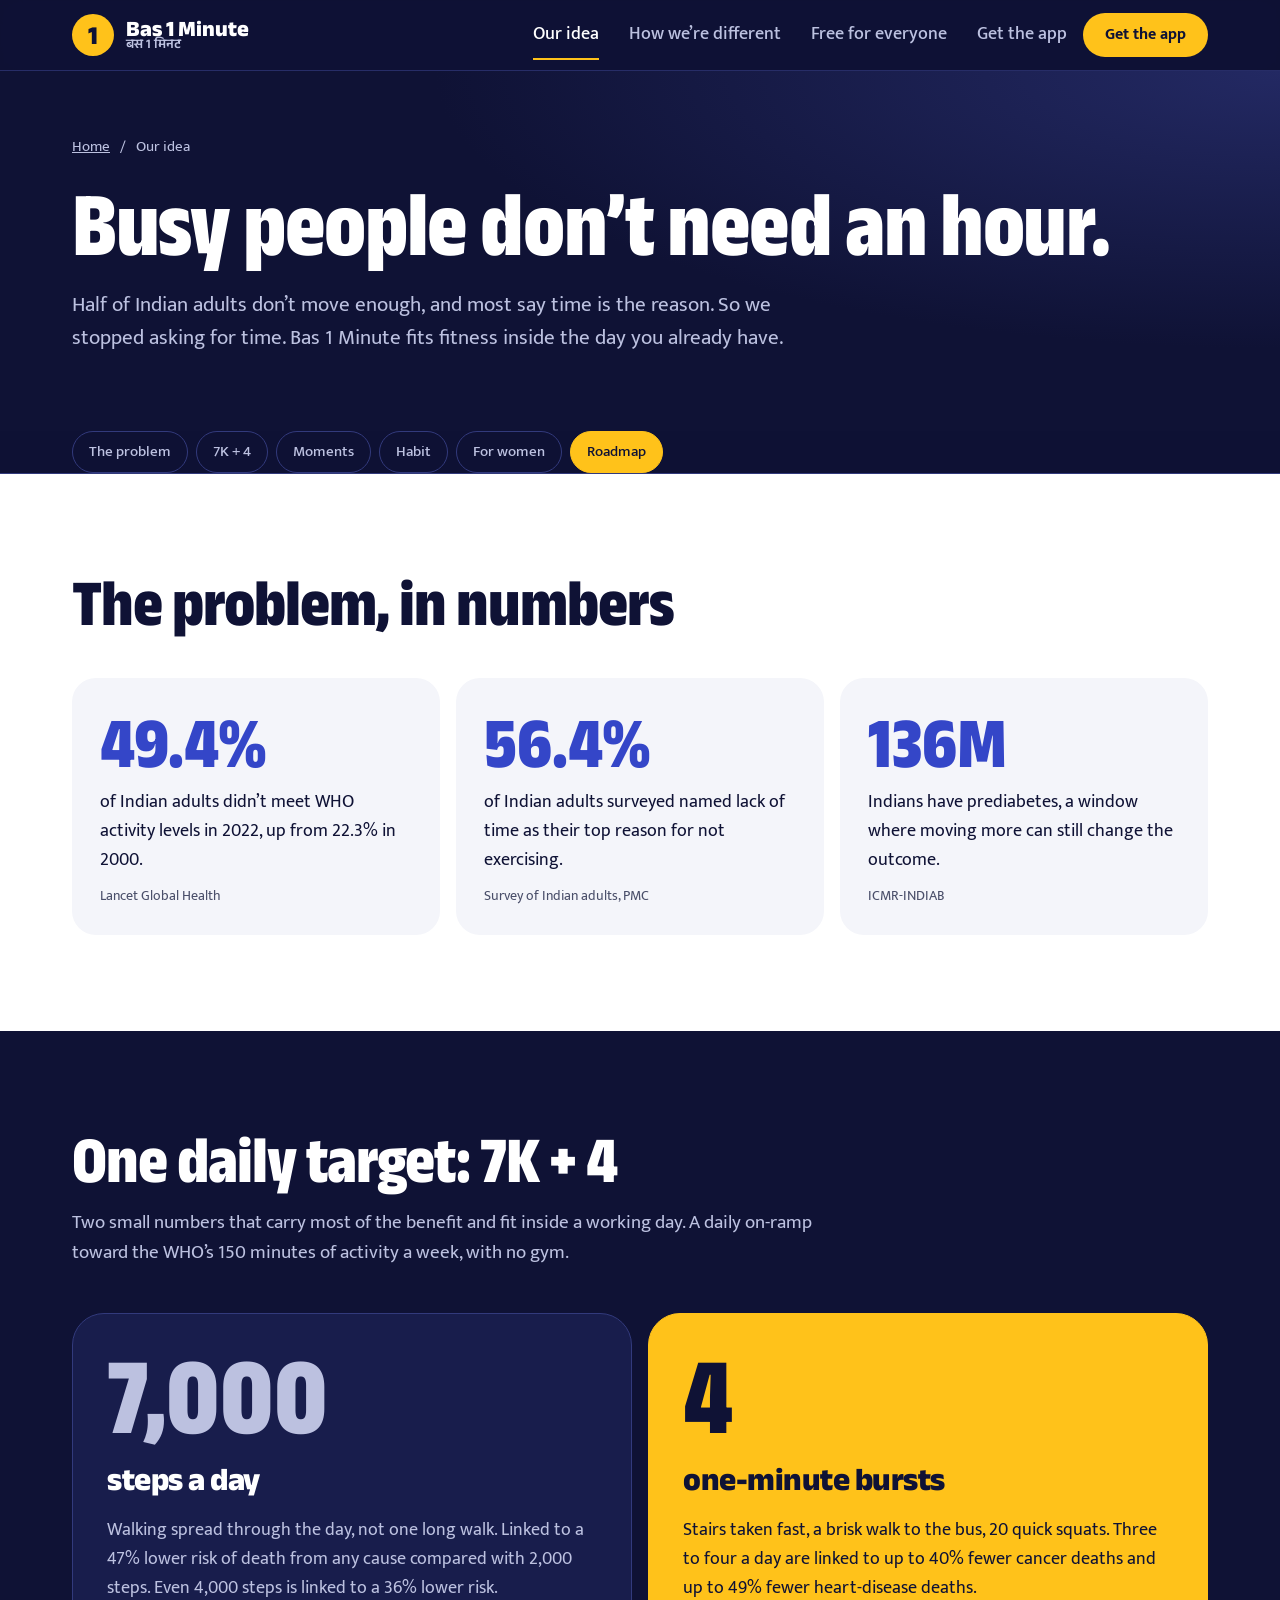
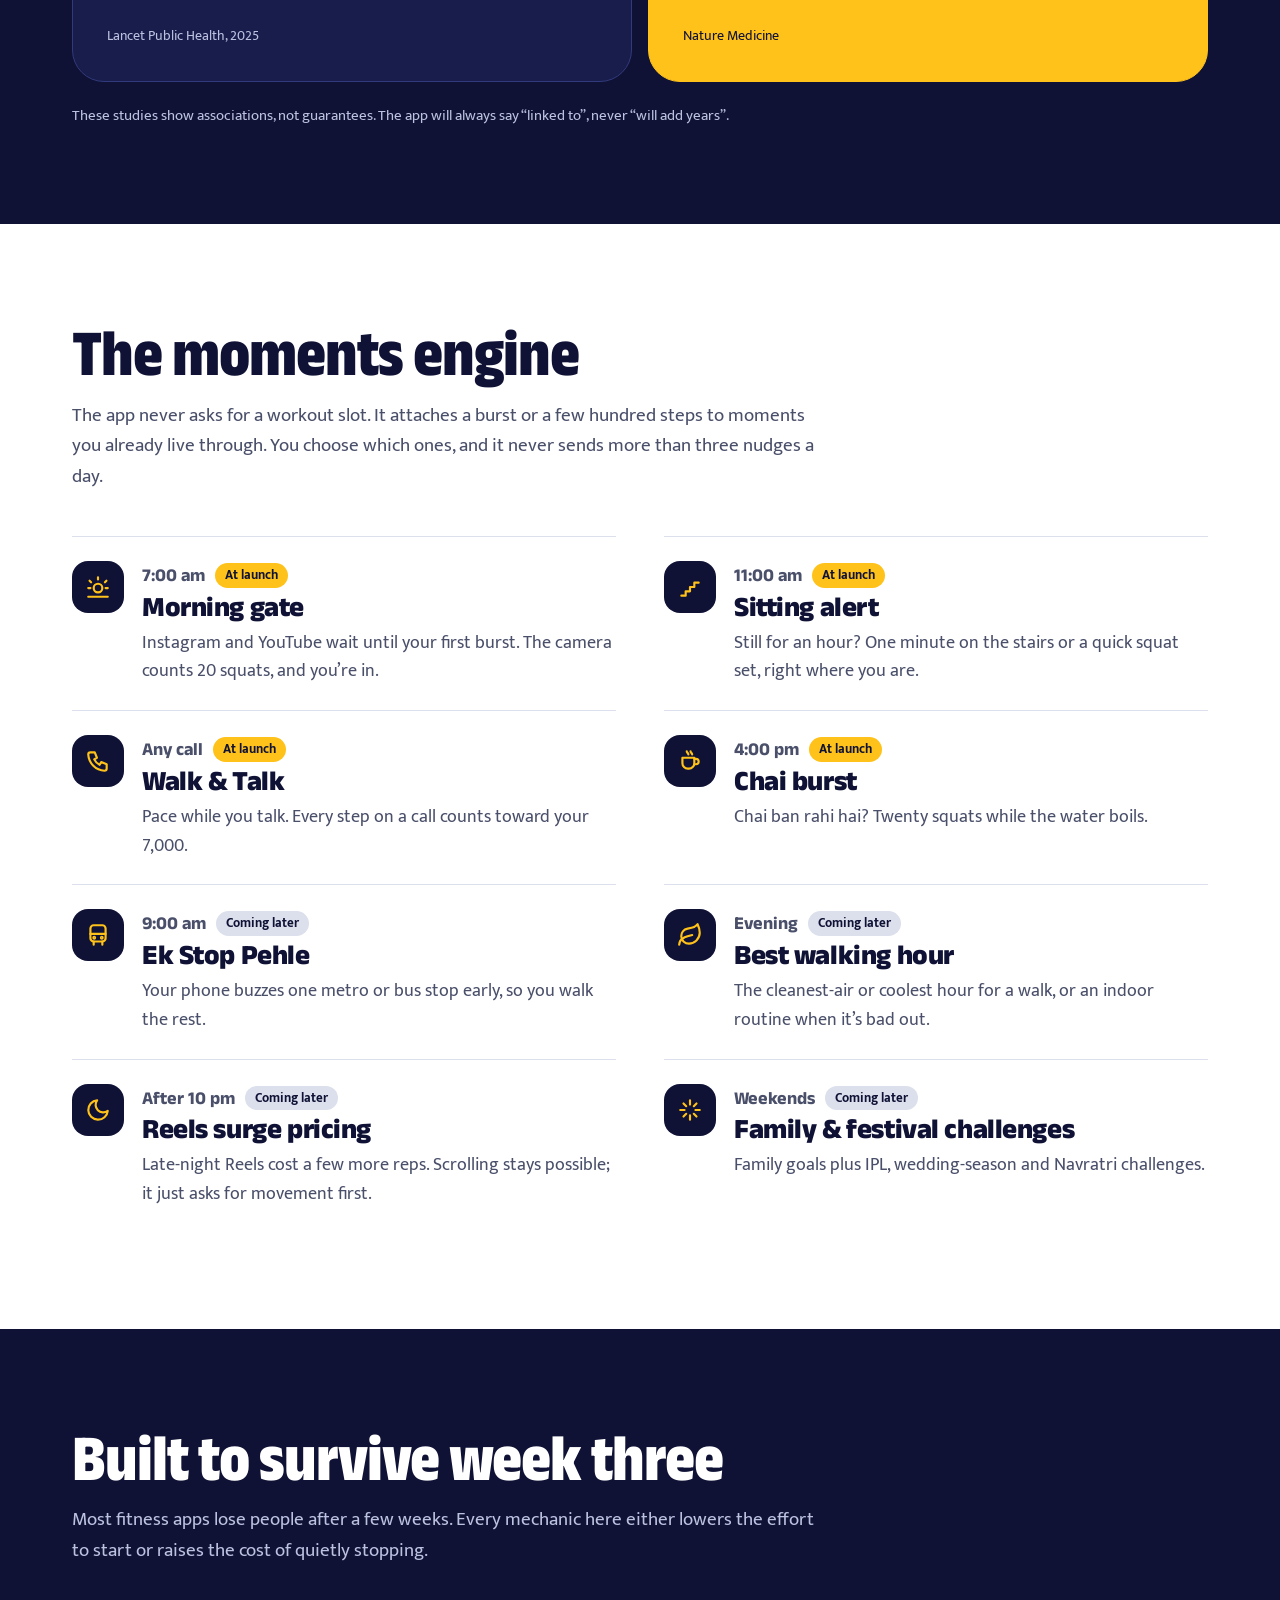
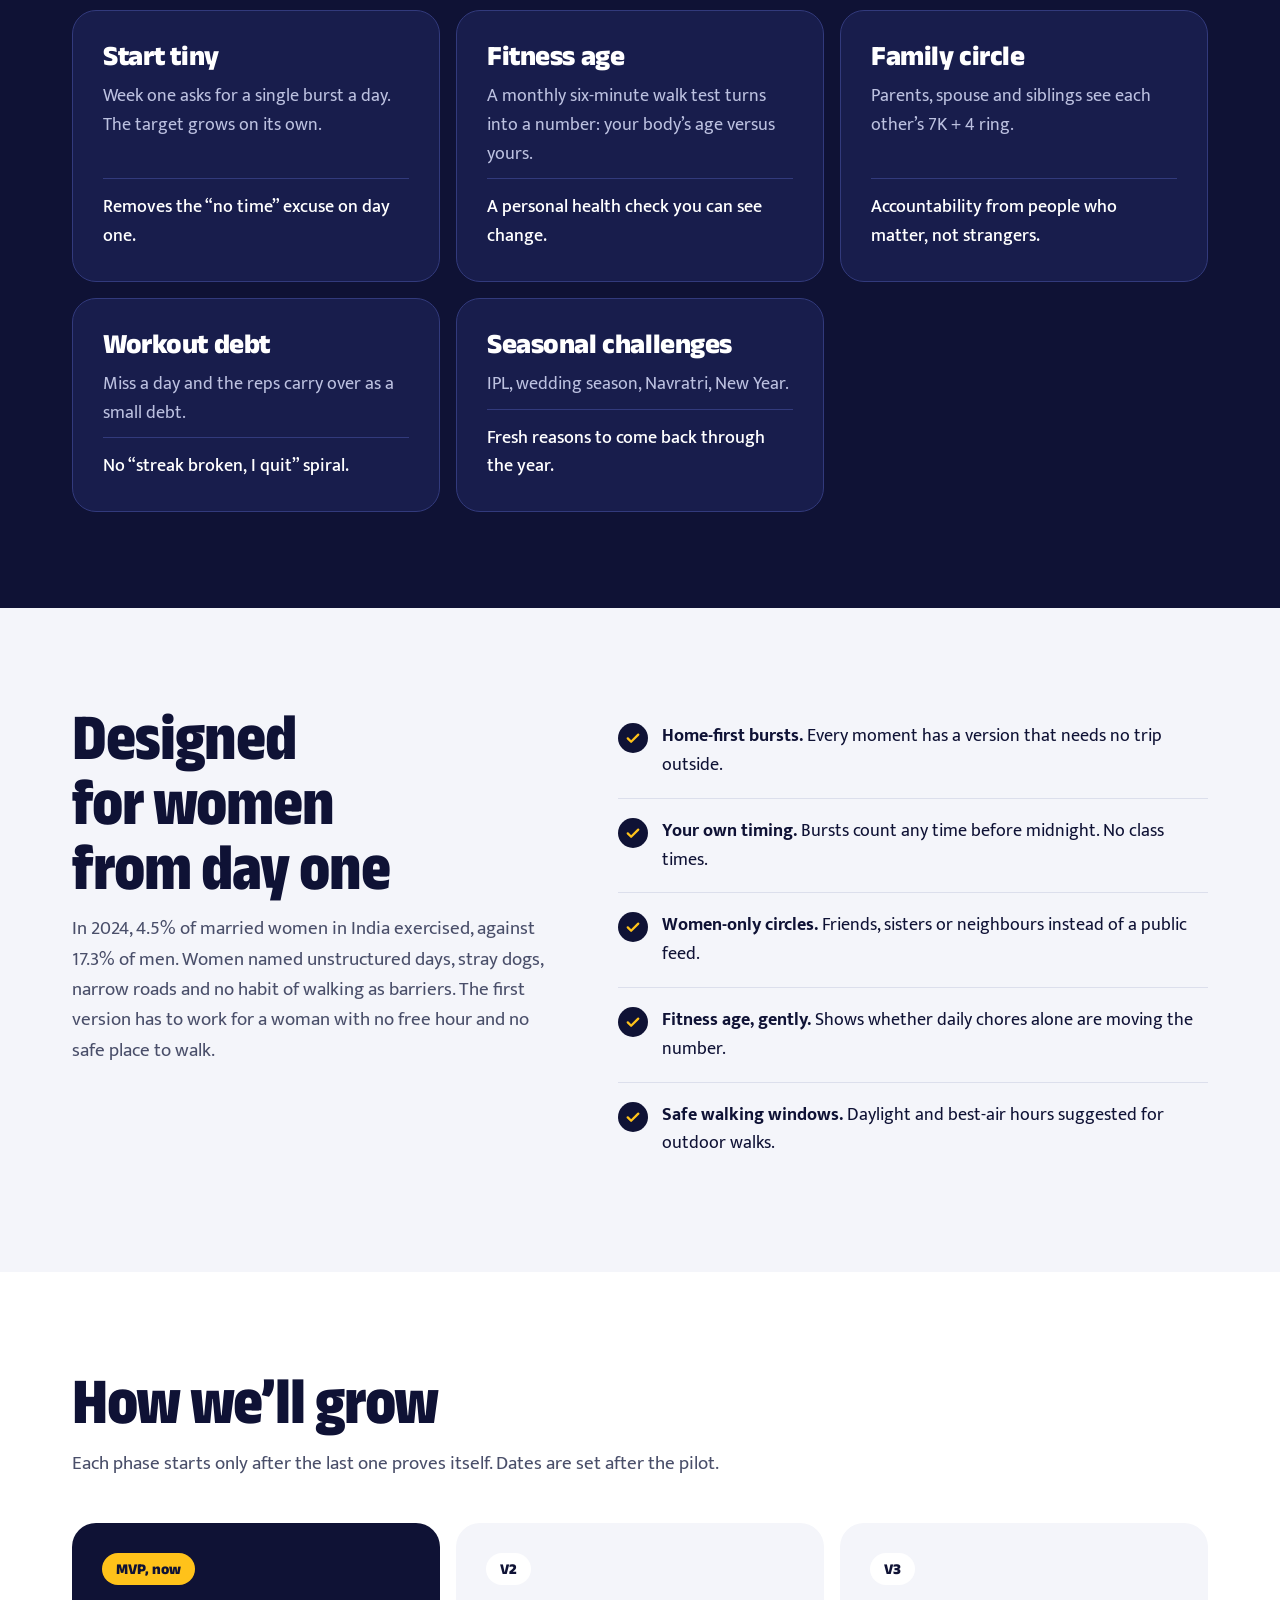
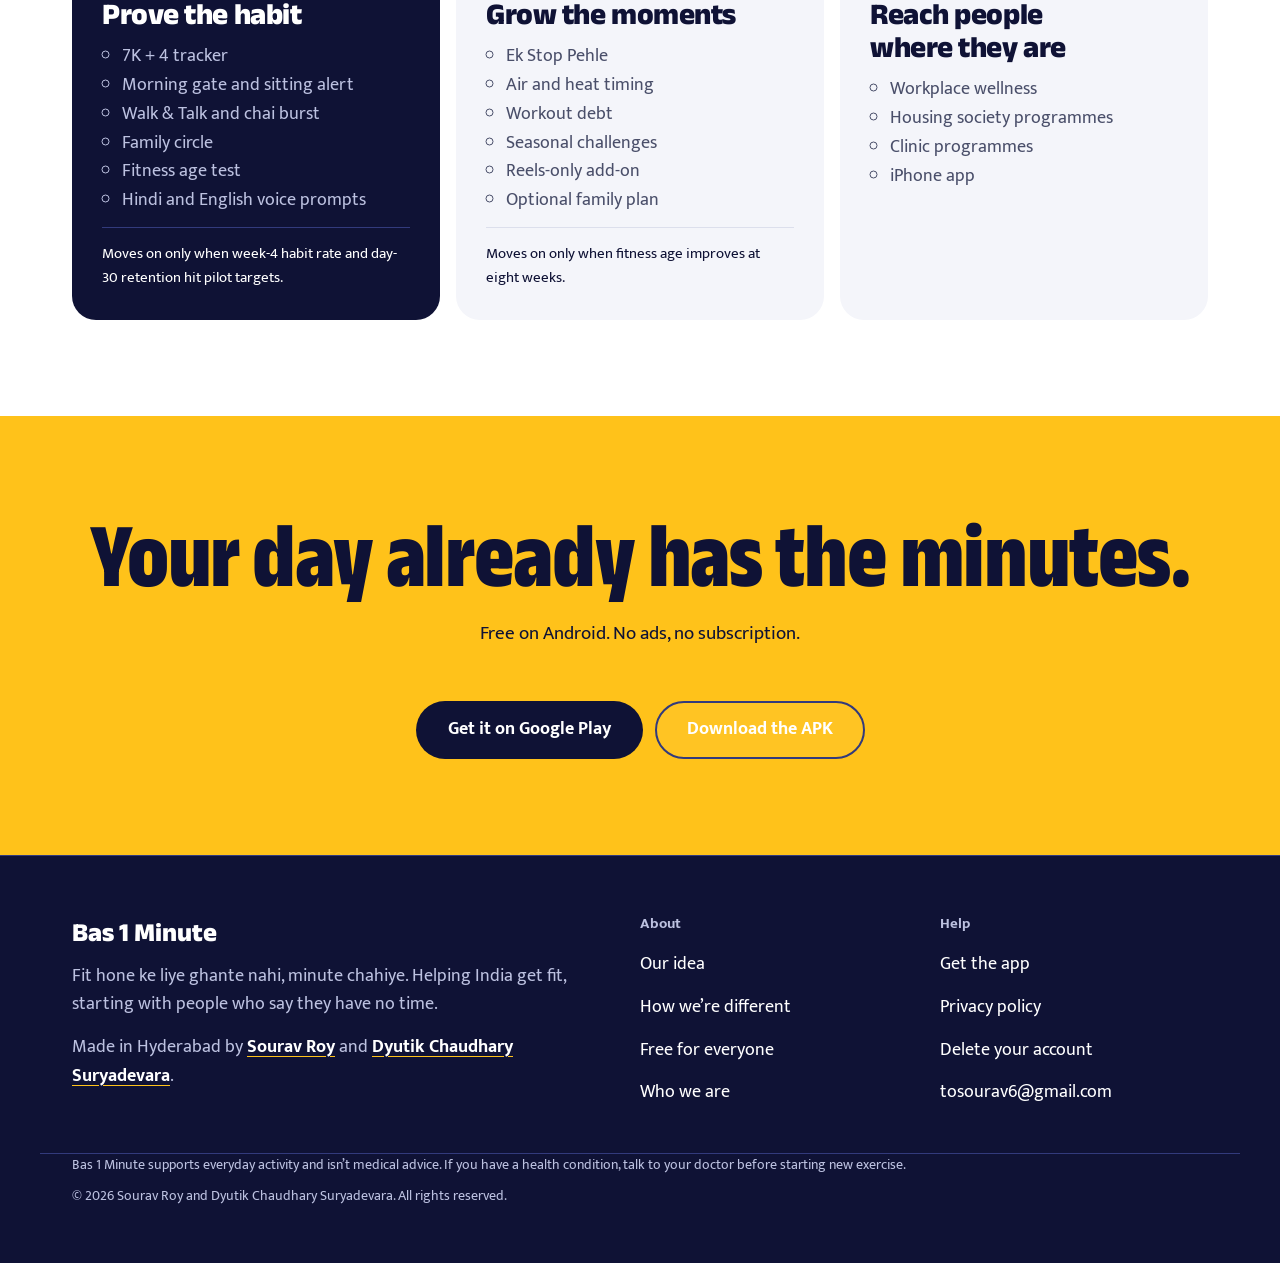
<file: docs/our-idea/index.html>
<!doctype html>
<html lang="en">
<head>
  <meta charset="utf-8">
  <meta name="viewport" content="width=device-width, initial-scale=1, viewport-fit=cover">
  <meta name="theme-color" content="#0F1235">
  <title>Our idea | Bas 1 Minute</title>
  <meta name="description" content="Busy people don’t need an hour. How Bas 1 Minute builds 7,000 steps and four one-minute bursts into the moments of an Indian working day.">
  <meta name="author" content="Sourav Roy and Dyutik Chaudhary Suryadevara">
  <link rel="canonical" href="https://bas1minute.pythonanywhere.com/our-idea/">
  <meta property="og:type" content="website">
  <meta property="og:site_name" content="Bas 1 Minute">
  <meta property="og:title" content="Our idea | Bas 1 Minute">
  <meta property="og:description" content="7,000 steps and four one-minute bursts a day, built into moments you already have. Free on Google Play.">
  <meta property="og:url" content="https://bas1minute.pythonanywhere.com/our-idea/">
  <meta property="og:image" content="https://bas1minute.pythonanywhere.com/static/images/og-image.png">
  <meta property="og:image:width" content="1200">
  <meta property="og:image:height" content="630">
  <meta name="twitter:card" content="summary_large_image">
  <link rel="icon" href="../static/images/favicon.svg" type="image/svg+xml">
  <link rel="preload" href="../static/fonts/anek-latin.woff2" as="font" type="font/woff2" crossorigin>
  <link rel="preload" href="../static/fonts/mukta-regular.woff2" as="font" type="font/woff2" crossorigin>
  <style>
    @font-face{font-family:"Anek Latin";src:url("../static/fonts/anek-latin.woff2") format("woff2");font-weight:500 800;font-stretch:75% 100%;font-display:swap}
    @font-face{font-family:"Anek Devanagari";src:url("../static/fonts/anek-devanagari-sub.woff2") format("woff2");font-weight:600 700;font-display:swap}
    @font-face{font-family:"Mukta";src:url("../static/fonts/mukta-regular.woff2") format("woff2");font-weight:400;font-display:swap}
    @font-face{font-family:"Mukta";src:url("../static/fonts/mukta-medium.woff2") format("woff2");font-weight:500;font-display:swap}
    @font-face{font-family:"Mukta";src:url("../static/fonts/mukta-bold.woff2") format("woff2");font-weight:700;font-display:swap}
  </style>
  <script>document.documentElement.classList.add("js")</script>
  <link rel="stylesheet" href="../static/css/site.css">
  
</head>
<body class="">
<svg width="0" height="0" style="position:absolute" aria-hidden="true" focusable="false"><defs>
  <symbol id="i-sunrise" viewBox="0 0 24 24"><circle cx="12" cy="13" r="4"/><path d="M12 3v2M4.2 6.2l1.4 1.4M19.8 6.2l-1.4 1.4M3 13h2M19 13h2M3 21h18"/></symbol>
  <symbol id="i-hourglass" viewBox="0 0 24 24"><path d="M6 2h12M6 22h12"/><path d="M7 2v4a5 7 0 0 0 10 0V2M7 22v-4a5 7 0 0 1 10 0v4"/></symbol>
  <symbol id="i-book" viewBox="0 0 24 24"><path d="M4 4.5A2.5 2.5 0 0 1 6.5 2H20v17H6.5A2.5 2.5 0 0 0 4 21.5Z"/><path d="M4 19.5A2.5 2.5 0 0 1 6.5 17H20"/></symbol>
  <symbol id="i-stairs" viewBox="0 0 24 24"><path d="M4 20h4v-4h4v-4h4V8h4"/></symbol>
  <symbol id="i-phone" viewBox="0 0 24 24"><path d="M5 4h4l2 5-2.5 1.5a11 11 0 0 0 5 5L15 13l5 2v4a2 2 0 0 1-2 2A16 16 0 0 1 3 6a2 2 0 0 1 2-2"/></symbol>
  <symbol id="i-chai" viewBox="0 0 24 24"><path d="M5 9h11v5a5 5 0 0 1-5 5h-1a5 5 0 0 1-5-5z"/><path d="M16 10h1.5a2.5 2.5 0 0 1 0 5H16"/><path d="M9 3c0 1.5 1.5 1.5 1.5 3M12.5 3c0 1.5 1.5 1.5 1.5 3"/></symbol>
  <symbol id="i-bus" viewBox="0 0 24 24"><rect x="5" y="3" width="14" height="15" rx="3"/><path d="M5 11h14M8 21v-3M16 21v-3"/><circle cx="8.5" cy="14.5" r=".8"/><circle cx="15.5" cy="14.5" r=".8"/></symbol>
  <symbol id="i-leaf" viewBox="0 0 24 24"><path d="M11 20A7 7 0 0 1 9.8 6.1C15.5 5 17 4.5 19 2c1 2 2 4.2 2 8 0 5.5-4.8 10-10 10Z"/><path d="M2 21c0-3 1.9-5.4 5.1-6.9C9.7 13 12 12.5 14 12"/></symbol>
  <symbol id="i-moon" viewBox="0 0 24 24"><path d="M21 12.8A9 9 0 1 1 11.2 3a7 7 0 0 0 9.8 9.8Z"/></symbol>
  <symbol id="i-spark" viewBox="0 0 24 24"><path d="M12 3v4M12 17v4M3 12h4M17 12h4M6 6l2.5 2.5M15.5 15.5 18 18M6 18l2.5-2.5M15.5 8.5 18 6"/></symbol>
  <symbol id="i-check" viewBox="0 0 24 24"><path d="M5 12.5l4.5 4.5L19 7.5"/></symbol>
  <symbol id="i-x" viewBox="0 0 24 24"><path d="M6 6l12 12M18 6 6 18"/></symbol>
  <symbol id="i-menu" viewBox="0 0 24 24"><path d="M4 7h16M4 12h16M4 17h16"/></symbol>
  <symbol id="i-chat" viewBox="0 0 24 24"><path d="M3 21l1.7-5A8.5 8.5 0 1 1 8 19.3z"/></symbol>
  <symbol id="i-link" viewBox="0 0 24 24"><path d="M10 13a5 5 0 0 0 7.1 0l3-3a5 5 0 0 0-7.1-7.1l-1.5 1.5"/><path d="M14 11a5 5 0 0 0-7.1 0l-3 3a5 5 0 0 0 7.1 7.1l1.5-1.5"/></symbol>
  <symbol id="i-share" viewBox="0 0 24 24"><path d="M12 15V3"/><path d="m8 7 4-4 4 4"/><path d="M5 12v7a2 2 0 0 0 2 2h10a2 2 0 0 0 2-2v-7"/></symbol>
  <symbol id="i-play" viewBox="0 0 24 24"><path d="M7 4l13 8-13 8z" fill="currentColor" stroke="none"/></symbol>
  <symbol id="i-pause" viewBox="0 0 24 24"><path d="M8 5v14M16 5v14"/></symbol>
  <symbol id="i-reset" viewBox="0 0 24 24"><path d="M4 12a8 8 0 1 0 2.3-5.7"/><path d="M4 4v4h4"/></symbol>
  <symbol id="i-users" viewBox="0 0 24 24"><circle cx="9" cy="8" r="3.5"/><path d="M2.5 20a6.5 6.5 0 0 1 13 0"/><path d="M16 4.5a3.5 3.5 0 0 1 0 7M18 14a6.5 6.5 0 0 1 3.5 6"/></symbol>
  <symbol id="i-heart" viewBox="0 0 24 24"><path d="M12 20s-7.5-4.6-9.3-9.1A5 5 0 0 1 12 6.3a5 5 0 0 1 9.3 4.6C19.5 15.4 12 20 12 20Z"/></symbol>
  <symbol id="i-pin" viewBox="0 0 24 24"><path d="M12 21s-7-6.2-7-11.5a7 7 0 0 1 14 0C19 14.8 12 21 12 21Z"/><circle cx="12" cy="9.5" r="2.5"/></symbol>
  <symbol id="i-gift" viewBox="0 0 24 24"><rect x="3" y="8" width="18" height="4" rx="1"/><path d="M5 12v8h14v-8M12 8v12M12 8S10.5 3 8 4s0 4 4 4ZM12 8s1.5-5 4-4 0 4-4 4Z"/></symbol>
  <symbol id="i-home" viewBox="0 0 24 24"><path d="M3 11 12 4l9 7"/><path d="M5 10v10h14V10"/></symbol>
  <symbol id="i-plus" viewBox="0 0 24 24"><path d="M12 5v14M5 12h14"/></symbol>
  <symbol id="i-sync" viewBox="0 0 24 24"><path d="M20 8a8 8 0 0 0-14.3-2.5L4 7"/><path d="M4 3v4h4"/><path d="M4 16a8 8 0 0 0 14.3 2.5L20 17"/><path d="M20 21v-4h-4"/></symbol>
  <symbol id="i-user" viewBox="0 0 24 24"><circle cx="12" cy="8" r="4"/><path d="M4 21a8 8 0 0 1 16 0"/></symbol>
  <symbol id="i-steps" viewBox="0 0 24 24"><path d="M8 3c2 0 3 2 3 5s-1 5-3 5-3-2-3-5 1-5 3-5Z"/><path d="M5 16h6v1a3 3 0 0 1-6 0Z"/><path d="M16 7c2 0 3 2 3 5s-1 5-3 5-3-2-3-5 1-5 3-5Z" opacity=".55"/></symbol>
  <symbol id="i-download" viewBox="0 0 24 24"><path d="M12 3v12"/><path d="m7 10 5 5 5-5"/><path d="M5 21h14"/></symbol>
  <symbol id="i-screen" viewBox="0 0 24 24"><rect x="6" y="2" width="12" height="20" rx="3"/><path d="M11 18h2"/></symbol>
  <symbol id="i-bolt" viewBox="0 0 24 24"><path d="M13 2 4 14h7l-1 8 9-12h-7Z"/></symbol>
  <symbol id="i-lotus" viewBox="0 0 24 24"><path d="M12 20c-4 0-8-2.5-9-6 3 0 5.5 1 7 3"/><path d="M12 20c4 0 8-2.5 9-6-3 0-5.5 1-7 3"/><path d="M12 20c-2-2-3-4.5-3-7 0-2.5 1.2-5 3-7 1.8 2 3 4.5 3 7 0 2.5-1 5-3 7Z"/></symbol>
  <symbol id="i-trophy" viewBox="0 0 24 24"><path d="M8 21h8M12 17v4M7 4h10v5a5 5 0 0 1-10 0Z"/><path d="M17 5h3v2a3 3 0 0 1-3 3M7 5H4v2a3 3 0 0 0 3 3"/></symbol>
  <symbol id="i-clap" viewBox="0 0 24 24"><path d="M8 13 4.5 9.5a1.5 1.5 0 0 1 2-2L11 12"/><path d="m9.5 10.5-3-3a1.5 1.5 0 0 1 2-2l4 4"/><path d="m11 8-1.5-1.5a1.5 1.5 0 0 1 2-2L16 9c2 2 2.5 5-.5 8s-6.5 2.5-8.5.5L4 14"/><path d="M17 3l1-1.5M20 6l1.5-1M19 3.5 21 3"/></symbol>
</defs></svg>

<a class="skip" href="#main">Skip to content</a>
<header class="site-header">
  <div class="wrap header-row">
    <a class="brand" href="../" aria-label="Bas 1 Minute, home">
      <span class="brand-mark" aria-hidden="true">1</span>
      <span class="brand-text"><b>Bas 1 Minute</b><span lang="hi">बस 1 मिनट</span></span>
    </a>
    <nav class="nav-links" aria-label="Main">
<a href="../our-idea/" aria-current="page">Our idea</a>
<a href="../how-were-different/">How we’re different</a>
<a href="../free-for-everyone/">Free for everyone</a>
<a href="../download/">Get the app</a>

</nav>
    
    <a class="btn btn-haldi header-cta" href="../#get-app">Get the app</a>
    <details class="menu">
      <summary aria-label="Open menu"><svg class="ic" aria-hidden="true"><use href="#i-menu"/></svg></summary>
      <nav class="menu-panel" aria-label="Main">
        <a href="../">Home</a>
        
<a href="../our-idea/" aria-current="page">Our idea</a>
<a href="../how-were-different/">How we’re different</a>
<a href="../free-for-everyone/">Free for everyone</a>
<a href="../download/">Get the app</a>


        
        <a class="btn btn-haldi" href="../#get-app">Get the app</a>
      </nav>
    </details>
  </div>
</header>

<main id="main">
  
  
<section class="page-hero" aria-labelledby="page-title">
  <div class="wrap">
    <nav class="crumb" aria-label="Breadcrumb"><a href="../">Home</a><span aria-hidden="true">/</span><span>Our idea</span></nav>
    <h1 id="page-title">Busy people don’t need an hour.</h1>
    <p class="lede">Half of Indian adults don’t move enough, and most say time is the reason. So we stopped asking for time. Bas 1 Minute fits fitness inside the day you already have.</p>
  </div>
</section>


<nav class="subnav" aria-label="On this page">
  <div class="wrap subnav-row">
    <a href="#problem">The problem</a><a href="#target">7K + 4</a><a href="#engine">Moments</a><a href="#habit">Habit</a><a href="#women">For women</a><a href="#road">Roadmap</a>
  </div>
</nav>

<section class="sec sec-white" id="problem" aria-labelledby="problem-title">
  <div class="wrap">
    <div class="sec-head"><h2 id="problem-title">The problem, in numbers</h2></div>
    <div class="stats">
      <div class="stat"><p class="stat-n">49.4%</p><p>of Indian adults didn’t meet WHO activity levels in 2022, up from 22.3% in 2000.</p><p class="src">Lancet Global Health</p></div>
      <div class="stat"><p class="stat-n">56.4%</p><p>of Indian adults surveyed named lack of time as their top reason for not exercising.</p><p class="src">Survey of Indian adults, PMC</p></div>
      <div class="stat"><p class="stat-n">136M</p><p>Indians have prediabetes, a window where moving more can still change the outcome.</p><p class="src">ICMR-INDIAB</p></div>
    </div>
  </div>
</section>

<section class="sec sec-dark" id="target" aria-labelledby="target-title">
  <div class="wrap">
    <div class="sec-head">
      <h2 id="target-title">One daily target: 7K + 4</h2>
      <p>Two small numbers that carry most of the benefit and fit inside a working day. A daily on-ramp toward the WHO’s 150 minutes of activity a week, with no gym.</p>
    </div>
    <div class="target-grid">
      <article class="target">
        <p class="target-n">7,000</p>
        <h3>steps a day</h3>
        <p>Walking spread through the day, not one long walk. Linked to a 47% lower risk of death from any cause compared with 2,000 steps. Even 4,000 steps is linked to a 36% lower risk.</p>
        <p class="src">Lancet Public Health, 2025</p>
      </article>
      <article class="target target-hi">
        <p class="target-n">4</p>
        <h3>one-minute bursts</h3>
        <p>Stairs taken fast, a brisk walk to the bus, 20 quick squats. Three to four a day are linked to up to 40% fewer cancer deaths and up to 49% fewer heart-disease deaths.</p>
        <p class="src">Nature Medicine</p>
      </article>
    </div>
    <p class="note">These studies show associations, not guarantees. The app will always say “linked to”, never “will add years”.</p>
  </div>
</section>

<section class="sec sec-white" id="engine" aria-labelledby="engine-title">
  <div class="wrap">
    <div class="sec-head">
      <h2 id="engine-title">The moments engine</h2>
      <p>The app never asks for a workout slot. It attaches a burst or a few hundred steps to moments you already live through. You choose which ones, and it never sends more than three nudges a day.</p>
    </div>
    <ul class="moment-list">
      
      <li>
        <span class="ml-icon" aria-hidden="true"><svg class="ic"><use href="#i-sunrise"/></svg></span>
        <div>
          <p class="ml-when">7:00 am <span class="tag tag-launch">At launch</span></p>
          <h3>Morning gate</h3>
          <p>Instagram and YouTube wait until your first burst. The camera counts 20 squats, and you’re in.</p>
        </div>
      </li>
      
      <li>
        <span class="ml-icon" aria-hidden="true"><svg class="ic"><use href="#i-stairs"/></svg></span>
        <div>
          <p class="ml-when">11:00 am <span class="tag tag-launch">At launch</span></p>
          <h3>Sitting alert</h3>
          <p>Still for an hour? One minute on the stairs or a quick squat set, right where you are.</p>
        </div>
      </li>
      
      <li>
        <span class="ml-icon" aria-hidden="true"><svg class="ic"><use href="#i-phone"/></svg></span>
        <div>
          <p class="ml-when">Any call <span class="tag tag-launch">At launch</span></p>
          <h3>Walk &amp; Talk</h3>
          <p>Pace while you talk. Every step on a call counts toward your 7,000.</p>
        </div>
      </li>
      
      <li>
        <span class="ml-icon" aria-hidden="true"><svg class="ic"><use href="#i-chai"/></svg></span>
        <div>
          <p class="ml-when">4:00 pm <span class="tag tag-launch">At launch</span></p>
          <h3>Chai burst</h3>
          <p>Chai ban rahi hai? Twenty squats while the water boils.</p>
        </div>
      </li>
      
      <li>
        <span class="ml-icon" aria-hidden="true"><svg class="ic"><use href="#i-bus"/></svg></span>
        <div>
          <p class="ml-when">9:00 am <span class="tag">Coming later</span></p>
          <h3>Ek Stop Pehle</h3>
          <p>Your phone buzzes one metro or bus stop early, so you walk the rest.</p>
        </div>
      </li>
      
      <li>
        <span class="ml-icon" aria-hidden="true"><svg class="ic"><use href="#i-leaf"/></svg></span>
        <div>
          <p class="ml-when">Evening <span class="tag">Coming later</span></p>
          <h3>Best walking hour</h3>
          <p>The cleanest-air or coolest hour for a walk, or an indoor routine when it’s bad out.</p>
        </div>
      </li>
      
      <li>
        <span class="ml-icon" aria-hidden="true"><svg class="ic"><use href="#i-moon"/></svg></span>
        <div>
          <p class="ml-when">After 10 pm <span class="tag">Coming later</span></p>
          <h3>Reels surge pricing</h3>
          <p>Late-night Reels cost a few more reps. Scrolling stays possible; it just asks for movement first.</p>
        </div>
      </li>
      
      <li>
        <span class="ml-icon" aria-hidden="true"><svg class="ic"><use href="#i-spark"/></svg></span>
        <div>
          <p class="ml-when">Weekends <span class="tag">Coming later</span></p>
          <h3>Family &amp; festival challenges</h3>
          <p>Family goals plus IPL, wedding-season and Navratri challenges.</p>
        </div>
      </li>
      
    </ul>
  </div>
</section>

<section class="sec sec-dark" id="habit" aria-labelledby="habit-title">
  <div class="wrap">
    <div class="sec-head">
      <h2 id="habit-title">Built to survive week three</h2>
      <p>Most fitness apps lose people after a few weeks. Every mechanic here either lowers the effort to start or raises the cost of quietly stopping.</p>
    </div>
    <div class="card-grid">
      
      <article class="card">
        <h3>Start tiny</h3>
        <p>Week one asks for a single burst a day. The target grows on its own.</p>
        <p class="card-why">Removes the “no time” excuse on day one.</p>
      </article>
      
      <article class="card">
        <h3>Fitness age</h3>
        <p>A monthly six-minute walk test turns into a number: your body’s age versus yours.</p>
        <p class="card-why">A personal health check you can see change.</p>
      </article>
      
      <article class="card">
        <h3>Family circle</h3>
        <p>Parents, spouse and siblings see each other’s 7K + 4 ring.</p>
        <p class="card-why">Accountability from people who matter, not strangers.</p>
      </article>
      
      <article class="card">
        <h3>Workout debt</h3>
        <p>Miss a day and the reps carry over as a small debt.</p>
        <p class="card-why">No “streak broken, I quit” spiral.</p>
      </article>
      
      <article class="card">
        <h3>Seasonal challenges</h3>
        <p>IPL, wedding season, Navratri, New Year.</p>
        <p class="card-why">Fresh reasons to come back through the year.</p>
      </article>
      
    </div>
  </div>
</section>

<section class="sec sec-paper" id="women" aria-labelledby="women-title">
  <div class="wrap split">
    <div>
      <h2 id="women-title" class="h-sec">Designed for women from day one</h2>
      <p class="sec-lede">In 2024, 4.5% of married women in India exercised, against 17.3% of men. Women named unstructured days, stray dogs, narrow roads and no habit of walking as barriers. The first version has to work for a woman with no free hour and no safe place to walk.</p>
    </div>
    <ul class="check-list">
      <li><svg class="ic" aria-hidden="true"><use href="#i-check"/></svg><div><b>Home-first bursts.</b> Every moment has a version that needs no trip outside.</div></li>
      <li><svg class="ic" aria-hidden="true"><use href="#i-check"/></svg><div><b>Your own timing.</b> Bursts count any time before midnight. No class times.</div></li>
      <li><svg class="ic" aria-hidden="true"><use href="#i-check"/></svg><div><b>Women-only circles.</b> Friends, sisters or neighbours instead of a public feed.</div></li>
      <li><svg class="ic" aria-hidden="true"><use href="#i-check"/></svg><div><b>Fitness age, gently.</b> Shows whether daily chores alone are moving the number.</div></li>
      <li><svg class="ic" aria-hidden="true"><use href="#i-check"/></svg><div><b>Safe walking windows.</b> Daylight and best-air hours suggested for outdoor walks.</div></li>
    </ul>
  </div>
</section>

<section class="sec sec-white" id="road" aria-labelledby="road-title">
  <div class="wrap">
    <div class="sec-head">
      <h2 id="road-title">How we’ll grow</h2>
      <p>Each phase starts only after the last one proves itself. Dates are set after the pilot.</p>
    </div>
    <ol class="roadmap">
      
      <li class="road road-now">
        <p class="road-phase">MVP, now</p>
        <h3>Prove the habit</h3>
        <ul><li>7K + 4 tracker</li><li>Morning gate and sitting alert</li><li>Walk &amp; Talk and chai burst</li><li>Family circle</li><li>Fitness age test</li><li>Hindi and English voice prompts</li></ul>
        <p class="road-gate">Moves on only when week-4 habit rate and day-30 retention hit pilot targets.</p>
      </li>
      
      <li class="road">
        <p class="road-phase">V2</p>
        <h3>Grow the moments</h3>
        <ul><li>Ek Stop Pehle</li><li>Air and heat timing</li><li>Workout debt</li><li>Seasonal challenges</li><li>Reels-only add-on</li><li>Optional family plan</li></ul>
        <p class="road-gate">Moves on only when fitness age improves at eight weeks.</p>
      </li>
      
      <li class="road">
        <p class="road-phase">V3</p>
        <h3>Reach people where they are</h3>
        <ul><li>Workplace wellness</li><li>Housing society programmes</li><li>Clinic programmes</li><li>iPhone app</li></ul>
        
      </li>
      
    </ol>
  </div>
</section>

<section class="final" aria-labelledby="final-title">
  <div class="wrap final-inner">
    <h2 id="final-title">Your day already has the minutes.</h2>
    <p>Free on Android. No ads, no subscription.</p>
    <div class="hero-actions">
      <a class="btn btn-haldi btn-lg" href="https://play.google.com/store/apps/details?id=com.bas1minute.sync" rel="noopener">Get it on Google Play</a>
      <a class="btn btn-ghost btn-lg" href="https://github.com/souravroy0708/bas1minute-android/releases/latest/download/Bas1Minute.apk" rel="nofollow noopener">Download the APK</a>
    </div>
  </div>
</section>


</main>
<footer class="site-footer">
  <div class="wrap footer-grid">
    <div class="footer-about">
      <p class="footer-name">Bas 1 Minute</p>
      <p>Fit hone ke liye ghante nahi, minute chahiye. Helping India get fit, starting with people who say they have no time.</p>
      <p class="footer-made">Made in Hyderabad by
        <a href="../who-we-are/">Sourav Roy</a> and <a href="../who-we-are/">Dyutik Chaudhary Suryadevara</a>.
      </p>
    </div>
    <nav class="footer-col" aria-label="About">
      <h2>About</h2>
      <a href="../our-idea/">Our idea</a>
      <a href="../how-were-different/">How we’re different</a>
      <a href="../free-for-everyone/">Free for everyone</a>
      <a href="../who-we-are/">Who we are</a>
    </nav>
    <nav class="footer-col" aria-label="Help">
      <h2>Help</h2>
      <a href="../download/">Get the app</a>
      <a href="../privacy/">Privacy policy</a>
      <a href="../delete-account/">Delete your account</a>
      <a href="mailto:tosourav6@gmail.com">tosourav6@gmail.com</a>
    </nav>
  </div>
  <div class="wrap footer-base">
    <p>Bas 1 Minute supports everyday activity and isn’t medical advice. If you have a health condition, talk to your doctor before starting new exercise.</p>
    <p>© 2026 Sourav Roy and Dyutik Chaudhary Suryadevara. All rights reserved.</p>
  </div>
</footer>

<div class="dock" id="dock">
  <p><b id="dock-left">Free on Android</b>Google Play or APK</p>
  <a class="btn btn-haldi" href="../#get-app">Get the app</a>
</div>

<script src="../static/js/site.js" defer></script>
</body>
</html>
</file>
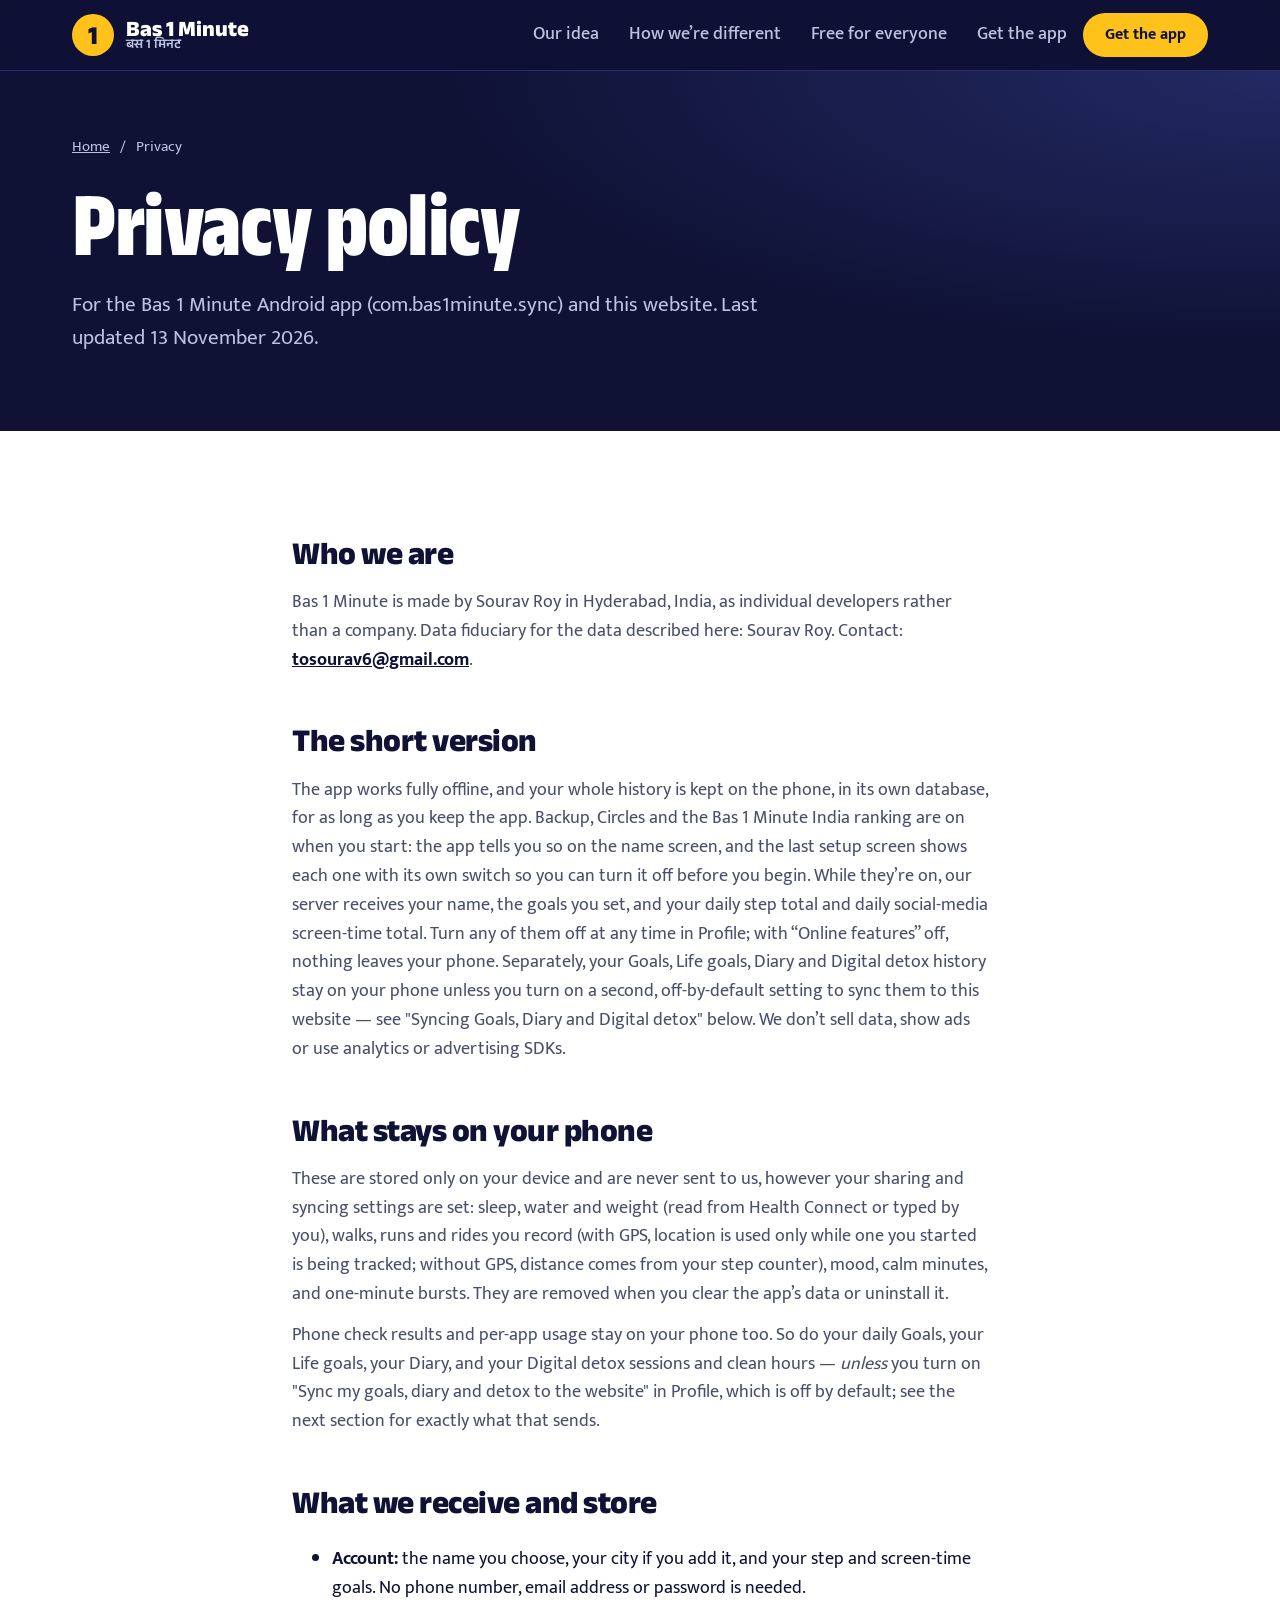
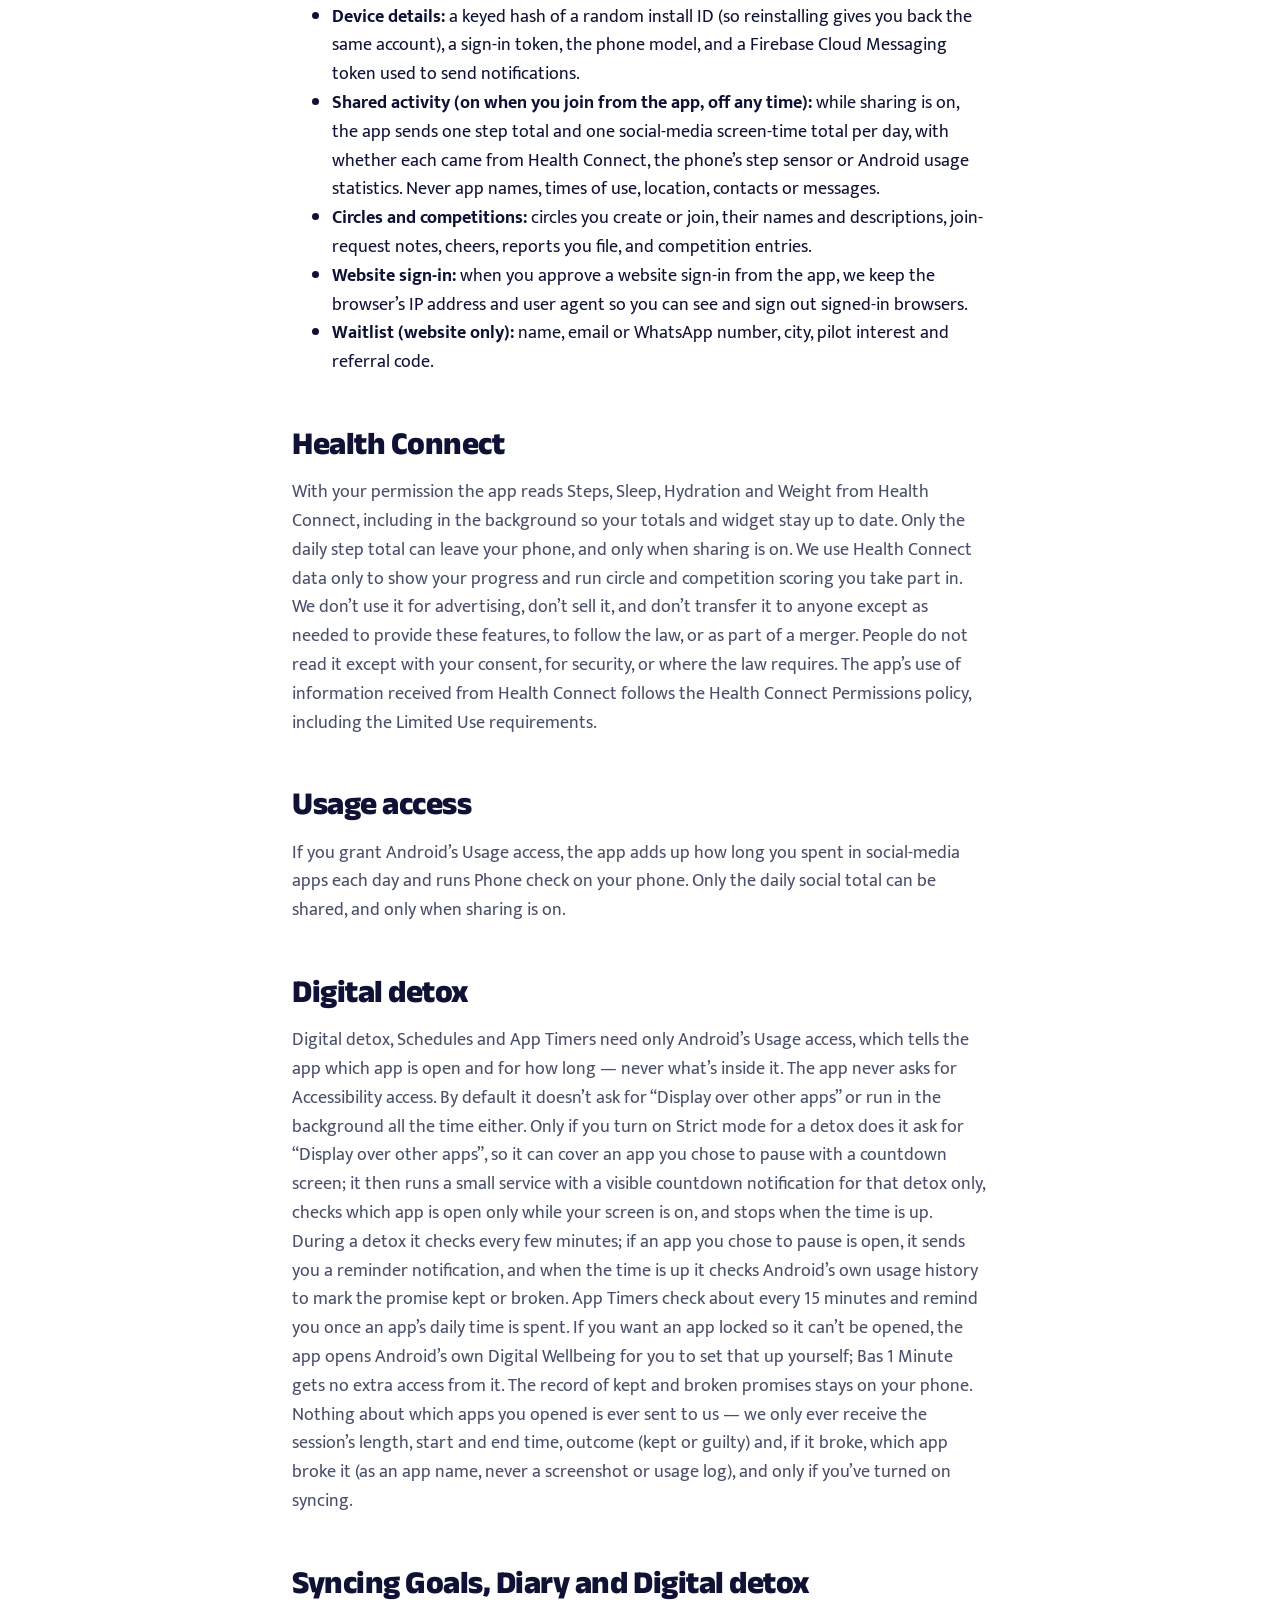
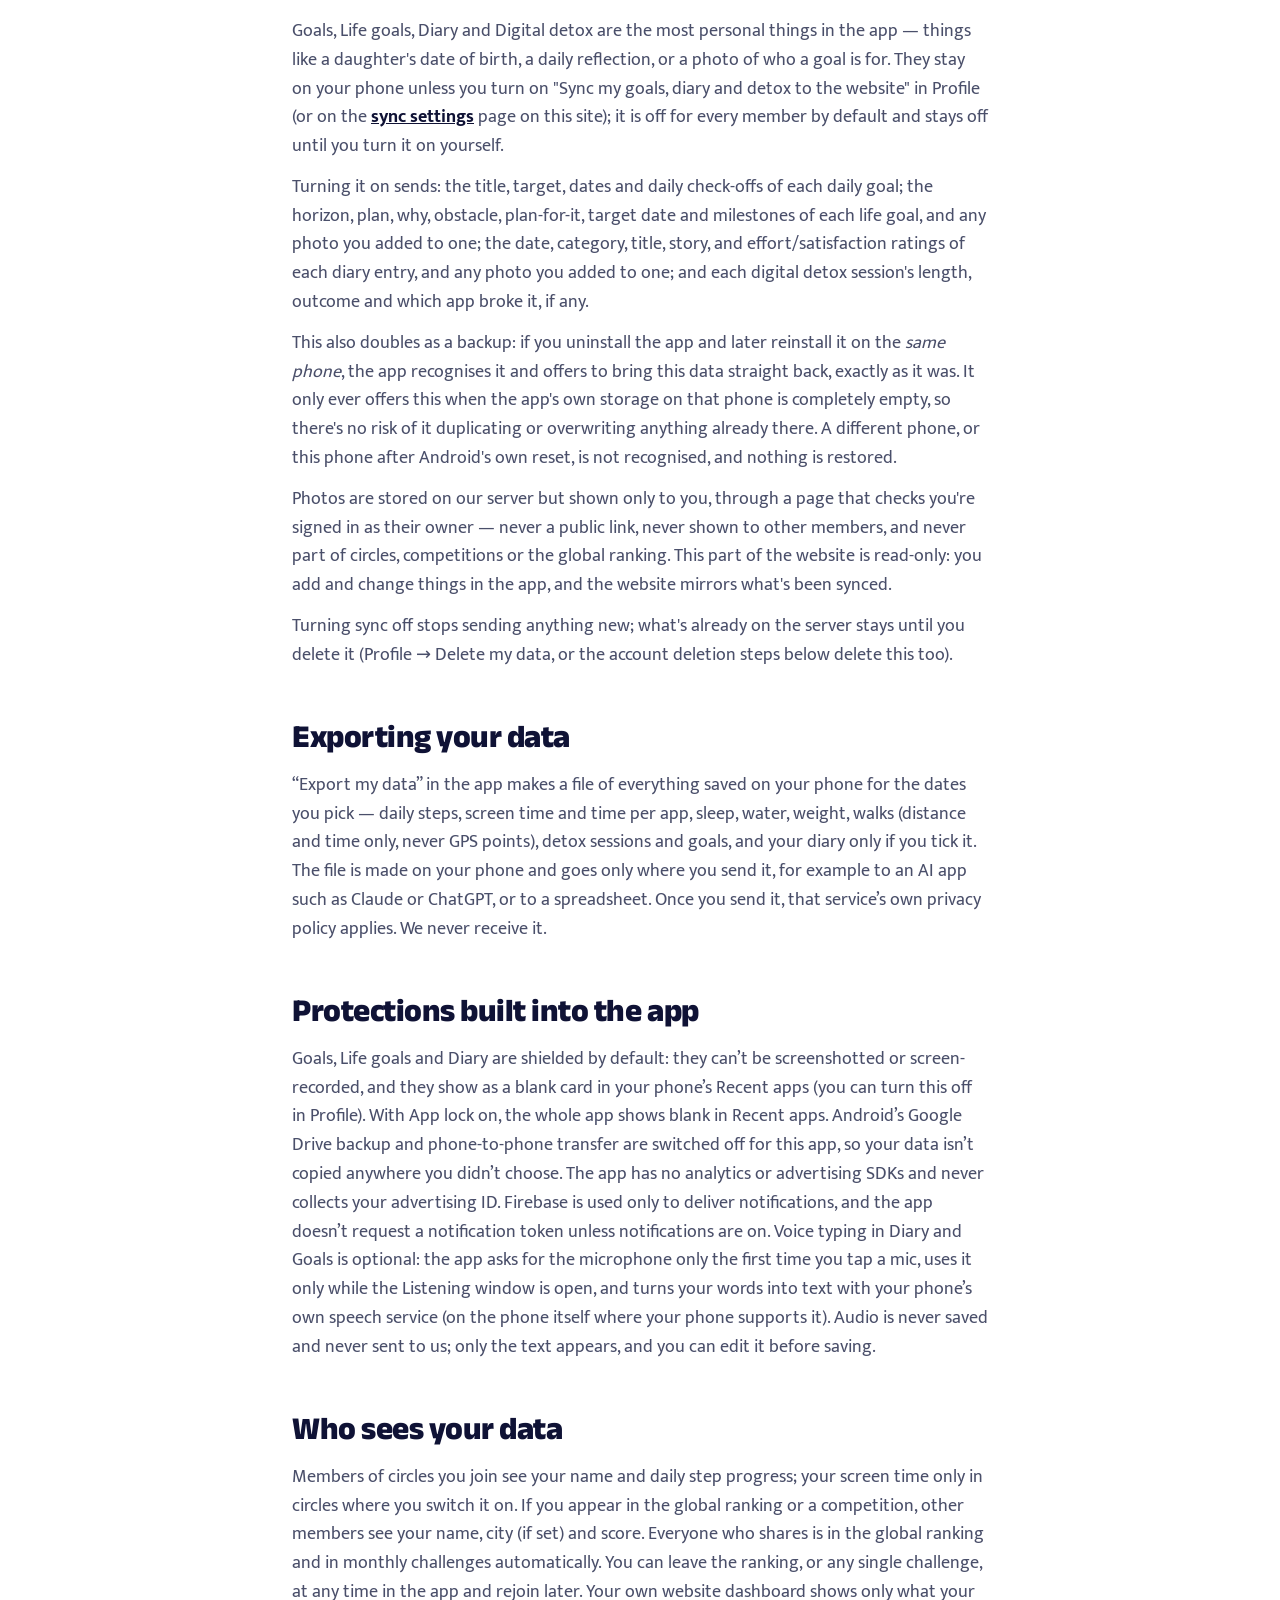
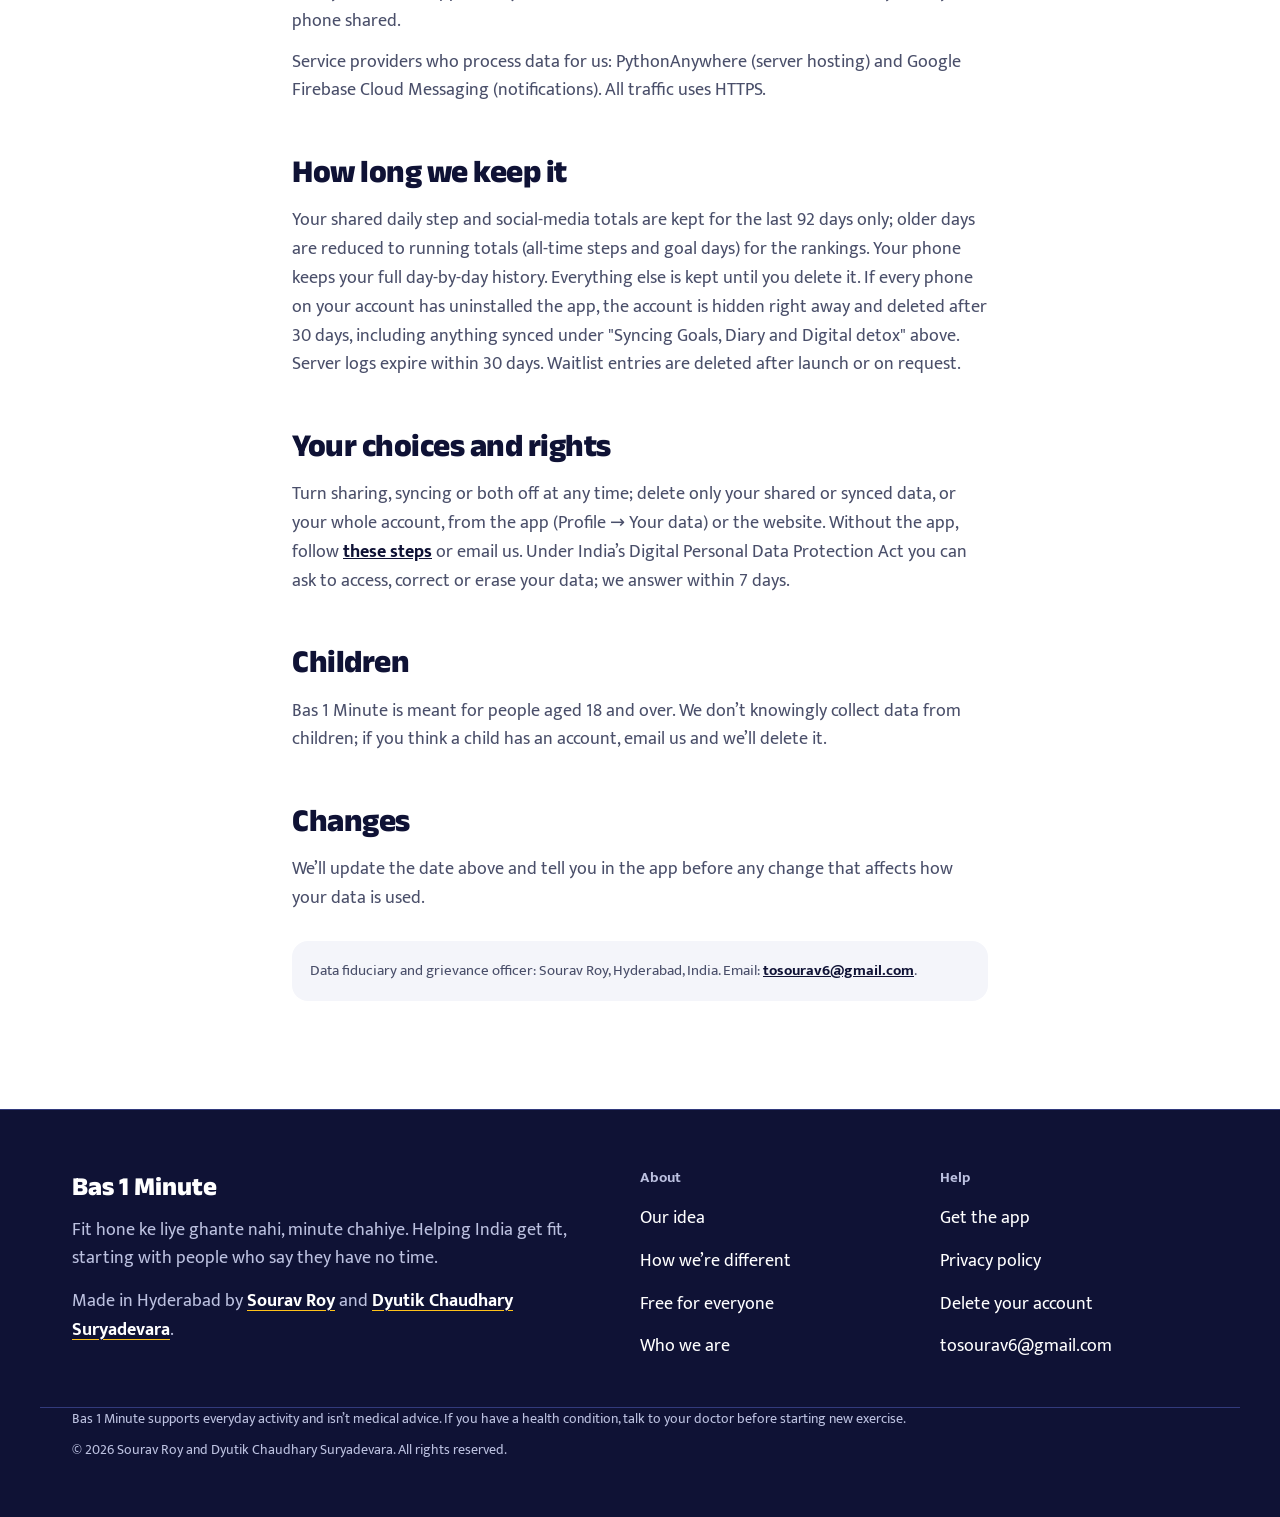
<file: docs/privacy/index.html>
<!doctype html>
<html lang="en">
<head>
  <meta charset="utf-8">
  <meta name="viewport" content="width=device-width, initial-scale=1, viewport-fit=cover">
  <meta name="theme-color" content="#0F1235">
  <title>Privacy policy | Bas 1 Minute</title>
  <meta name="description" content="What the Bas 1 Minute app and website collect, what stays on your phone, who sees it, and how to delete it.">
  <meta name="author" content="Sourav Roy and Dyutik Chaudhary Suryadevara">
  <link rel="canonical" href="https://bas1minute.pythonanywhere.com/privacy/">
  <meta property="og:type" content="website">
  <meta property="og:site_name" content="Bas 1 Minute">
  <meta property="og:title" content="Bas 1 Minute — Fit hone ke liye ghante nahi, minute chahiye">
  <meta property="og:description" content="7,000 steps and four one-minute bursts a day, built into moments you already have. Free on Google Play.">
  <meta property="og:url" content="https://bas1minute.pythonanywhere.com/privacy/">
  <meta property="og:image" content="https://bas1minute.pythonanywhere.com/static/images/og-image.png">
  <meta property="og:image:width" content="1200">
  <meta property="og:image:height" content="630">
  <meta name="twitter:card" content="summary_large_image">
  <link rel="icon" href="../static/images/favicon.svg" type="image/svg+xml">
  <link rel="preload" href="../static/fonts/anek-latin.woff2" as="font" type="font/woff2" crossorigin>
  <link rel="preload" href="../static/fonts/mukta-regular.woff2" as="font" type="font/woff2" crossorigin>
  <style>
    @font-face{font-family:"Anek Latin";src:url("../static/fonts/anek-latin.woff2") format("woff2");font-weight:500 800;font-stretch:75% 100%;font-display:swap}
    @font-face{font-family:"Anek Devanagari";src:url("../static/fonts/anek-devanagari-sub.woff2") format("woff2");font-weight:600 700;font-display:swap}
    @font-face{font-family:"Mukta";src:url("../static/fonts/mukta-regular.woff2") format("woff2");font-weight:400;font-display:swap}
    @font-face{font-family:"Mukta";src:url("../static/fonts/mukta-medium.woff2") format("woff2");font-weight:500;font-display:swap}
    @font-face{font-family:"Mukta";src:url("../static/fonts/mukta-bold.woff2") format("woff2");font-weight:700;font-display:swap}
  </style>
  <script>document.documentElement.classList.add("js")</script>
  <link rel="stylesheet" href="../static/css/site.css">
  
</head>
<body class="">
<svg width="0" height="0" style="position:absolute" aria-hidden="true" focusable="false"><defs>
  <symbol id="i-sunrise" viewBox="0 0 24 24"><circle cx="12" cy="13" r="4"/><path d="M12 3v2M4.2 6.2l1.4 1.4M19.8 6.2l-1.4 1.4M3 13h2M19 13h2M3 21h18"/></symbol>
  <symbol id="i-hourglass" viewBox="0 0 24 24"><path d="M6 2h12M6 22h12"/><path d="M7 2v4a5 7 0 0 0 10 0V2M7 22v-4a5 7 0 0 1 10 0v4"/></symbol>
  <symbol id="i-book" viewBox="0 0 24 24"><path d="M4 4.5A2.5 2.5 0 0 1 6.5 2H20v17H6.5A2.5 2.5 0 0 0 4 21.5Z"/><path d="M4 19.5A2.5 2.5 0 0 1 6.5 17H20"/></symbol>
  <symbol id="i-stairs" viewBox="0 0 24 24"><path d="M4 20h4v-4h4v-4h4V8h4"/></symbol>
  <symbol id="i-phone" viewBox="0 0 24 24"><path d="M5 4h4l2 5-2.5 1.5a11 11 0 0 0 5 5L15 13l5 2v4a2 2 0 0 1-2 2A16 16 0 0 1 3 6a2 2 0 0 1 2-2"/></symbol>
  <symbol id="i-chai" viewBox="0 0 24 24"><path d="M5 9h11v5a5 5 0 0 1-5 5h-1a5 5 0 0 1-5-5z"/><path d="M16 10h1.5a2.5 2.5 0 0 1 0 5H16"/><path d="M9 3c0 1.5 1.5 1.5 1.5 3M12.5 3c0 1.5 1.5 1.5 1.5 3"/></symbol>
  <symbol id="i-bus" viewBox="0 0 24 24"><rect x="5" y="3" width="14" height="15" rx="3"/><path d="M5 11h14M8 21v-3M16 21v-3"/><circle cx="8.5" cy="14.5" r=".8"/><circle cx="15.5" cy="14.5" r=".8"/></symbol>
  <symbol id="i-leaf" viewBox="0 0 24 24"><path d="M11 20A7 7 0 0 1 9.8 6.1C15.5 5 17 4.5 19 2c1 2 2 4.2 2 8 0 5.5-4.8 10-10 10Z"/><path d="M2 21c0-3 1.9-5.4 5.1-6.9C9.7 13 12 12.5 14 12"/></symbol>
  <symbol id="i-moon" viewBox="0 0 24 24"><path d="M21 12.8A9 9 0 1 1 11.2 3a7 7 0 0 0 9.8 9.8Z"/></symbol>
  <symbol id="i-spark" viewBox="0 0 24 24"><path d="M12 3v4M12 17v4M3 12h4M17 12h4M6 6l2.5 2.5M15.5 15.5 18 18M6 18l2.5-2.5M15.5 8.5 18 6"/></symbol>
  <symbol id="i-check" viewBox="0 0 24 24"><path d="M5 12.5l4.5 4.5L19 7.5"/></symbol>
  <symbol id="i-x" viewBox="0 0 24 24"><path d="M6 6l12 12M18 6 6 18"/></symbol>
  <symbol id="i-menu" viewBox="0 0 24 24"><path d="M4 7h16M4 12h16M4 17h16"/></symbol>
  <symbol id="i-chat" viewBox="0 0 24 24"><path d="M3 21l1.7-5A8.5 8.5 0 1 1 8 19.3z"/></symbol>
  <symbol id="i-link" viewBox="0 0 24 24"><path d="M10 13a5 5 0 0 0 7.1 0l3-3a5 5 0 0 0-7.1-7.1l-1.5 1.5"/><path d="M14 11a5 5 0 0 0-7.1 0l-3 3a5 5 0 0 0 7.1 7.1l1.5-1.5"/></symbol>
  <symbol id="i-share" viewBox="0 0 24 24"><path d="M12 15V3"/><path d="m8 7 4-4 4 4"/><path d="M5 12v7a2 2 0 0 0 2 2h10a2 2 0 0 0 2-2v-7"/></symbol>
  <symbol id="i-play" viewBox="0 0 24 24"><path d="M7 4l13 8-13 8z" fill="currentColor" stroke="none"/></symbol>
  <symbol id="i-pause" viewBox="0 0 24 24"><path d="M8 5v14M16 5v14"/></symbol>
  <symbol id="i-reset" viewBox="0 0 24 24"><path d="M4 12a8 8 0 1 0 2.3-5.7"/><path d="M4 4v4h4"/></symbol>
  <symbol id="i-users" viewBox="0 0 24 24"><circle cx="9" cy="8" r="3.5"/><path d="M2.5 20a6.5 6.5 0 0 1 13 0"/><path d="M16 4.5a3.5 3.5 0 0 1 0 7M18 14a6.5 6.5 0 0 1 3.5 6"/></symbol>
  <symbol id="i-heart" viewBox="0 0 24 24"><path d="M12 20s-7.5-4.6-9.3-9.1A5 5 0 0 1 12 6.3a5 5 0 0 1 9.3 4.6C19.5 15.4 12 20 12 20Z"/></symbol>
  <symbol id="i-pin" viewBox="0 0 24 24"><path d="M12 21s-7-6.2-7-11.5a7 7 0 0 1 14 0C19 14.8 12 21 12 21Z"/><circle cx="12" cy="9.5" r="2.5"/></symbol>
  <symbol id="i-gift" viewBox="0 0 24 24"><rect x="3" y="8" width="18" height="4" rx="1"/><path d="M5 12v8h14v-8M12 8v12M12 8S10.5 3 8 4s0 4 4 4ZM12 8s1.5-5 4-4 0 4-4 4Z"/></symbol>
  <symbol id="i-home" viewBox="0 0 24 24"><path d="M3 11 12 4l9 7"/><path d="M5 10v10h14V10"/></symbol>
  <symbol id="i-plus" viewBox="0 0 24 24"><path d="M12 5v14M5 12h14"/></symbol>
  <symbol id="i-sync" viewBox="0 0 24 24"><path d="M20 8a8 8 0 0 0-14.3-2.5L4 7"/><path d="M4 3v4h4"/><path d="M4 16a8 8 0 0 0 14.3 2.5L20 17"/><path d="M20 21v-4h-4"/></symbol>
  <symbol id="i-user" viewBox="0 0 24 24"><circle cx="12" cy="8" r="4"/><path d="M4 21a8 8 0 0 1 16 0"/></symbol>
  <symbol id="i-steps" viewBox="0 0 24 24"><path d="M8 3c2 0 3 2 3 5s-1 5-3 5-3-2-3-5 1-5 3-5Z"/><path d="M5 16h6v1a3 3 0 0 1-6 0Z"/><path d="M16 7c2 0 3 2 3 5s-1 5-3 5-3-2-3-5 1-5 3-5Z" opacity=".55"/></symbol>
  <symbol id="i-download" viewBox="0 0 24 24"><path d="M12 3v12"/><path d="m7 10 5 5 5-5"/><path d="M5 21h14"/></symbol>
  <symbol id="i-screen" viewBox="0 0 24 24"><rect x="6" y="2" width="12" height="20" rx="3"/><path d="M11 18h2"/></symbol>
  <symbol id="i-bolt" viewBox="0 0 24 24"><path d="M13 2 4 14h7l-1 8 9-12h-7Z"/></symbol>
  <symbol id="i-lotus" viewBox="0 0 24 24"><path d="M12 20c-4 0-8-2.5-9-6 3 0 5.5 1 7 3"/><path d="M12 20c4 0 8-2.5 9-6-3 0-5.5 1-7 3"/><path d="M12 20c-2-2-3-4.5-3-7 0-2.5 1.2-5 3-7 1.8 2 3 4.5 3 7 0 2.5-1 5-3 7Z"/></symbol>
  <symbol id="i-trophy" viewBox="0 0 24 24"><path d="M8 21h8M12 17v4M7 4h10v5a5 5 0 0 1-10 0Z"/><path d="M17 5h3v2a3 3 0 0 1-3 3M7 5H4v2a3 3 0 0 0 3 3"/></symbol>
  <symbol id="i-clap" viewBox="0 0 24 24"><path d="M8 13 4.5 9.5a1.5 1.5 0 0 1 2-2L11 12"/><path d="m9.5 10.5-3-3a1.5 1.5 0 0 1 2-2l4 4"/><path d="m11 8-1.5-1.5a1.5 1.5 0 0 1 2-2L16 9c2 2 2.5 5-.5 8s-6.5 2.5-8.5.5L4 14"/><path d="M17 3l1-1.5M20 6l1.5-1M19 3.5 21 3"/></symbol>
</defs></svg>

<a class="skip" href="#main">Skip to content</a>
<header class="site-header">
  <div class="wrap header-row">
    <a class="brand" href="../" aria-label="Bas 1 Minute, home">
      <span class="brand-mark" aria-hidden="true">1</span>
      <span class="brand-text"><b>Bas 1 Minute</b><span lang="hi">बस 1 मिनट</span></span>
    </a>
    <nav class="nav-links" aria-label="Main">
<a href="../our-idea/">Our idea</a>
<a href="../how-were-different/">How we’re different</a>
<a href="../free-for-everyone/">Free for everyone</a>
<a href="../download/">Get the app</a>

</nav>
    
    <a class="btn btn-haldi header-cta" href="../#get-app">Get the app</a>
    <details class="menu">
      <summary aria-label="Open menu"><svg class="ic" aria-hidden="true"><use href="#i-menu"/></svg></summary>
      <nav class="menu-panel" aria-label="Main">
        <a href="../">Home</a>
        
<a href="../our-idea/">Our idea</a>
<a href="../how-were-different/">How we’re different</a>
<a href="../free-for-everyone/">Free for everyone</a>
<a href="../download/">Get the app</a>


        
        <a class="btn btn-haldi" href="../#get-app">Get the app</a>
      </nav>
    </details>
  </div>
</header>

<main id="main">
  
  
<section class="page-hero" aria-labelledby="page-title">
  <div class="wrap">
    <nav class="crumb" aria-label="Breadcrumb"><a href="../">Home</a><span aria-hidden="true">/</span><span>Privacy</span></nav>
    <h1 id="page-title">Privacy policy</h1>
    <p class="lede">For the Bas 1 Minute Android app (com.bas1minute.sync) and this website. Last updated 13 November 2026.</p>
  </div>
</section>

<section class="sec sec-white">
  <div class="wrap prose">
    <h2>Who we are</h2>
    <p>Bas 1 Minute is made by Sourav Roy in Hyderabad, India, as individual developers rather than a company. Data fiduciary for the data described here: Sourav Roy. Contact: <a href="mailto:tosourav6@gmail.com">tosourav6@gmail.com</a>.</p>

    <h2>The short version</h2>
    <p>The app works fully offline, and your whole history is kept on the phone, in its own database, for as long as you keep the app. Backup, Circles and the Bas 1 Minute India ranking are on when you start: the app tells you so on the name screen, and the last setup screen shows each one with its own switch so you can turn it off before you begin. While they’re on, our server receives your name, the goals you set, and your daily step total and daily social-media screen-time total. Turn any of them off at any time in Profile; with “Online features” off, nothing leaves your phone. Separately, your Goals, Life goals, Diary and Digital detox history stay on your phone unless you turn on a second, off-by-default setting to sync them to this website — see "Syncing Goals, Diary and Digital detox" below. We don’t sell data, show ads or use analytics or advertising SDKs.</p>

    <h2>What stays on your phone</h2>
    <p>These are stored only on your device and are never sent to us, however your sharing and syncing settings are set: sleep, water and weight (read from Health Connect or typed by you), walks, runs and rides you record (with GPS, location is used only while one you started is being tracked; without GPS, distance comes from your step counter), mood, calm minutes, and one-minute bursts. They are removed when you clear the app’s data or uninstall it.</p>
    <p>Phone check results and per-app usage stay on your phone too. So do your daily Goals, your Life goals, your Diary, and your Digital detox sessions and clean hours — <em>unless</em> you turn on "Sync my goals, diary and detox to the website" in Profile, which is off by default; see the next section for exactly what that sends.</p>

    <h2>What we receive and store</h2>
    <ul>
      <li><strong>Account:</strong> the name you choose, your city if you add it, and your step and screen-time goals. No phone number, email address or password is needed.</li>
      <li><strong>Device details:</strong> a keyed hash of a random install ID (so reinstalling gives you back the same account), a sign-in token, the phone model, and a Firebase Cloud Messaging token used to send notifications.</li>
      <li><strong>Shared activity (on when you join from the app, off any time):</strong> while sharing is on, the app sends one step total and one social-media screen-time total per day, with whether each came from Health Connect, the phone’s step sensor or Android usage statistics. Never app names, times of use, location, contacts or messages.</li>
      <li><strong>Circles and competitions:</strong> circles you create or join, their names and descriptions, join-request notes, cheers, reports you file, and competition entries.</li>
      <li><strong>Website sign-in:</strong> when you approve a website sign-in from the app, we keep the browser’s IP address and user agent so you can see and sign out signed-in browsers.</li>
      <li><strong>Waitlist (website only):</strong> name, email or WhatsApp number, city, pilot interest and referral code.</li>
    </ul>

    <h2>Health Connect</h2>
    <p>With your permission the app reads Steps, Sleep, Hydration and Weight from Health Connect, including in the background so your totals and widget stay up to date. Only the daily step total can leave your phone, and only when sharing is on. We use Health Connect data only to show your progress and run circle and competition scoring you take part in. We don’t use it for advertising, don’t sell it, and don’t transfer it to anyone except as needed to provide these features, to follow the law, or as part of a merger. People do not read it except with your consent, for security, or where the law requires. The app’s use of information received from Health Connect follows the Health Connect Permissions policy, including the Limited Use requirements.</p>

    <h2>Usage access</h2>
    <p>If you grant Android’s Usage access, the app adds up how long you spent in social-media apps each day and runs Phone check on your phone. Only the daily social total can be shared, and only when sharing is on.</p>

    <h2>Digital detox</h2>
    <p>Digital detox, Schedules and App Timers need only Android’s Usage access, which tells the app which app is open and for how long — never what’s inside it. The app never asks for Accessibility access. By default it doesn’t ask for “Display over other apps” or run in the background all the time either. Only if you turn on Strict mode for a detox does it ask for “Display over other apps”, so it can cover an app you chose to pause with a countdown screen; it then runs a small service with a visible countdown notification for that detox only, checks which app is open only while your screen is on, and stops when the time is up. During a detox it checks every few minutes; if an app you chose to pause is open, it sends you a reminder notification, and when the time is up it checks Android’s own usage history to mark the promise kept or broken. App Timers check about every 15 minutes and remind you once an app’s daily time is spent. If you want an app locked so it can’t be opened, the app opens Android’s own Digital Wellbeing for you to set that up yourself; Bas 1 Minute gets no extra access from it. The record of kept and broken promises stays on your phone. Nothing about which apps you opened is ever sent to us — we only ever receive the session’s length, start and end time, outcome (kept or guilty) and, if it broke, which app broke it (as an app name, never a screenshot or usage log), and only if you’ve turned on syncing.</p>

    <h2>Syncing Goals, Diary and Digital detox</h2>
    <p>Goals, Life goals, Diary and Digital detox are the most personal things in the app — things like a daughter's date of birth, a daily reflection, or a photo of who a goal is for. They stay on your phone unless you turn on "Sync my goals, diary and detox to the website" in Profile (or on the <a href="https://bas1minute.pythonanywhere.com/app/sync-settings/">sync settings</a> page on this site); it is off for every member by default and stays off until you turn it on yourself.</p>
    <p>Turning it on sends: the title, target, dates and daily check-offs of each daily goal; the horizon, plan, why, obstacle, plan-for-it, target date and milestones of each life goal, and any photo you added to one; the date, category, title, story, and effort/satisfaction ratings of each diary entry, and any photo you added to one; and each digital detox session's length, outcome and which app broke it, if any.</p>
    <p>This also doubles as a backup: if you uninstall the app and later reinstall it on the <em>same phone</em>, the app recognises it and offers to bring this data straight back, exactly as it was. It only ever offers this when the app's own storage on that phone is completely empty, so there's no risk of it duplicating or overwriting anything already there. A different phone, or this phone after Android's own reset, is not recognised, and nothing is restored.</p>
    <p>Photos are stored on our server but shown only to you, through a page that checks you're signed in as their owner — never a public link, never shown to other members, and never part of circles, competitions or the global ranking. This part of the website is read-only: you add and change things in the app, and the website mirrors what's been synced.</p>
    <p>Turning sync off stops sending anything new; what's already on the server stays until you delete it (Profile → Delete my data, or the account deletion steps below delete this too).</p>

    <h2>Exporting your data</h2>
    <p>“Export my data” in the app makes a file of everything saved on your phone for the dates you pick — daily steps, screen time and time per app, sleep, water, weight, walks (distance and time only, never GPS points), detox sessions and goals, and your diary only if you tick it. The file is made on your phone and goes only where you send it, for example to an AI app such as Claude or ChatGPT, or to a spreadsheet. Once you send it, that service’s own privacy policy applies. We never receive it.</p>

    <h2>Protections built into the app</h2>
    <p>Goals, Life goals and Diary are shielded by default: they can’t be screenshotted or screen-recorded, and they show as a blank card in your phone’s Recent apps (you can turn this off in Profile). With App lock on, the whole app shows blank in Recent apps. Android’s Google Drive backup and phone-to-phone transfer are switched off for this app, so your data isn’t copied anywhere you didn’t choose. The app has no analytics or advertising SDKs and never collects your advertising ID. Firebase is used only to deliver notifications, and the app doesn’t request a notification token unless notifications are on. Voice typing in Diary and Goals is optional: the app asks for the microphone only the first time you tap a mic, uses it only while the Listening window is open, and turns your words into text with your phone’s own speech service (on the phone itself where your phone supports it). Audio is never saved and never sent to us; only the text appears, and you can edit it before saving.</p>

    <h2>Who sees your data</h2>
    <p>Members of circles you join see your name and daily step progress; your screen time only in circles where you switch it on. If you appear in the global ranking or a competition, other members see your name, city (if set) and score. Everyone who shares is in the global ranking and in monthly challenges automatically. You can leave the ranking, or any single challenge, at any time in the app and rejoin later. Your own website dashboard shows only what your phone shared.</p>
    <p>Service providers who process data for us: PythonAnywhere (server hosting) and Google Firebase Cloud Messaging (notifications). All traffic uses HTTPS.</p>

    <h2>How long we keep it</h2>
    <p>Your shared daily step and social-media totals are kept for the last 92 days only; older days are reduced to running totals (all-time steps and goal days) for the rankings. Your phone keeps your full day-by-day history. Everything else is kept until you delete it. If every phone on your account has uninstalled the app, the account is hidden right away and deleted after 30 days, including anything synced under "Syncing Goals, Diary and Digital detox" above. Server logs expire within 30 days. Waitlist entries are deleted after launch or on request.</p>

    <h2>Your choices and rights</h2>
    <p>Turn sharing, syncing or both off at any time; delete only your shared or synced data, or your whole account, from the app (Profile → Your data) or the website. Without the app, follow <a href="../delete-account/">these steps</a> or email us. Under India’s Digital Personal Data Protection Act you can ask to access, correct or erase your data; we answer within 7 days.</p>

    <h2>Children</h2>
    <p>Bas 1 Minute is meant for people aged 18 and over. We don’t knowingly collect data from children; if you think a child has an account, email us and we’ll delete it.</p>

    <h2>Changes</h2>
    <p>We’ll update the date above and tell you in the app before any change that affects how your data is used.</p>

    <p class="note-box">Data fiduciary and grievance officer: Sourav Roy, Hyderabad, India. Email: <a href="mailto:tosourav6@gmail.com">tosourav6@gmail.com</a>.</p>
  </div>
</section>

</main>
<footer class="site-footer">
  <div class="wrap footer-grid">
    <div class="footer-about">
      <p class="footer-name">Bas 1 Minute</p>
      <p>Fit hone ke liye ghante nahi, minute chahiye. Helping India get fit, starting with people who say they have no time.</p>
      <p class="footer-made">Made in Hyderabad by
        <a href="../who-we-are/">Sourav Roy</a> and <a href="../who-we-are/">Dyutik Chaudhary Suryadevara</a>.
      </p>
    </div>
    <nav class="footer-col" aria-label="About">
      <h2>About</h2>
      <a href="../our-idea/">Our idea</a>
      <a href="../how-were-different/">How we’re different</a>
      <a href="../free-for-everyone/">Free for everyone</a>
      <a href="../who-we-are/">Who we are</a>
    </nav>
    <nav class="footer-col" aria-label="Help">
      <h2>Help</h2>
      <a href="../download/">Get the app</a>
      <a href="../privacy/">Privacy policy</a>
      <a href="../delete-account/">Delete your account</a>
      <a href="mailto:tosourav6@gmail.com">tosourav6@gmail.com</a>
    </nav>
  </div>
  <div class="wrap footer-base">
    <p>Bas 1 Minute supports everyday activity and isn’t medical advice. If you have a health condition, talk to your doctor before starting new exercise.</p>
    <p>© 2026 Sourav Roy and Dyutik Chaudhary Suryadevara. All rights reserved.</p>
  </div>
</footer>

<div class="dock" id="dock">
  <p><b id="dock-left">Free on Android</b>Google Play or APK</p>
  <a class="btn btn-haldi" href="../#get-app">Get the app</a>
</div>

<script src="../static/js/site.js" defer></script>
</body>
</html>
</file>
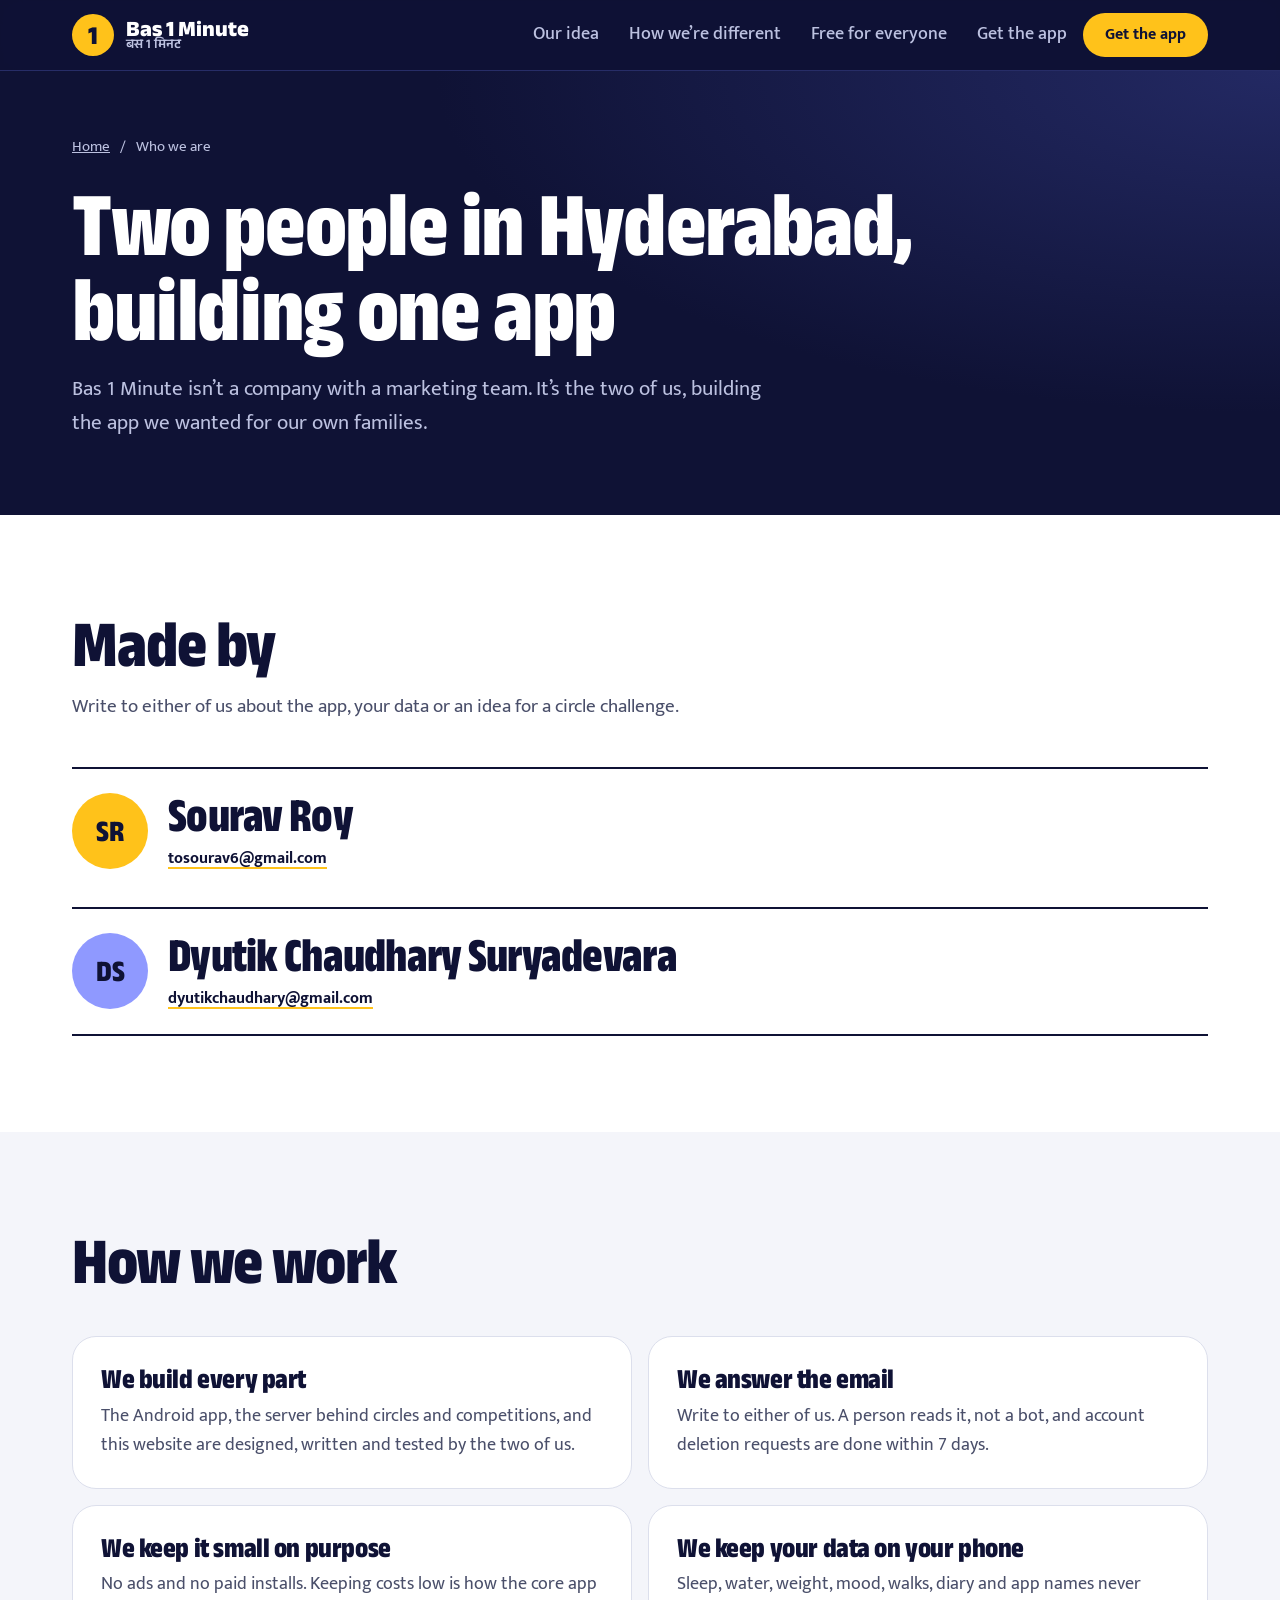
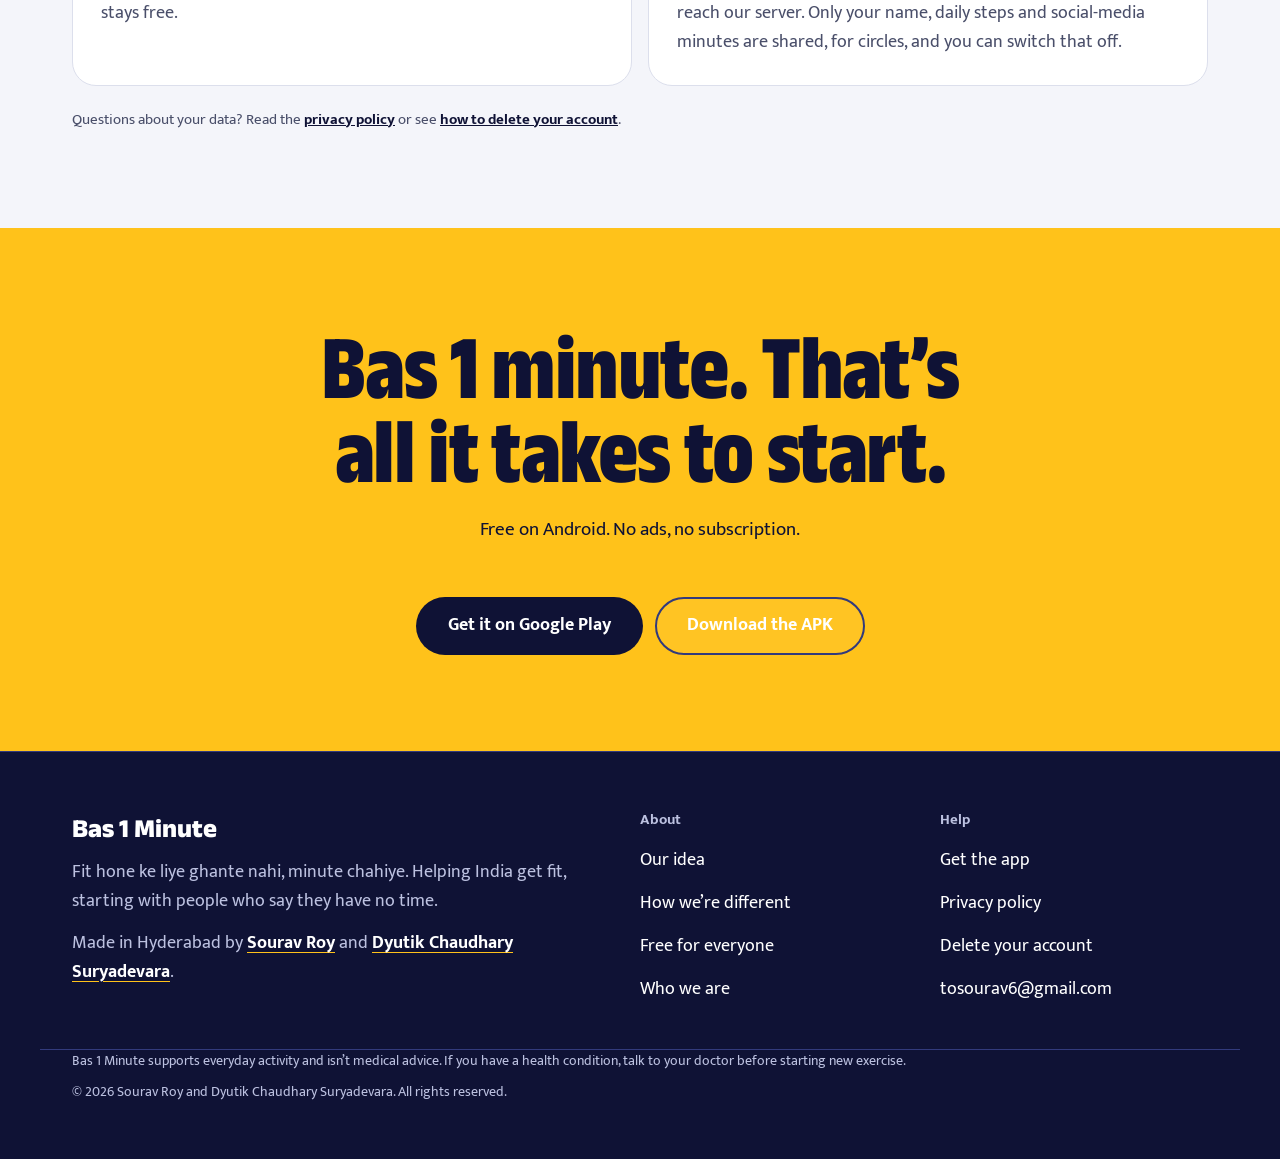
<file: docs/who-we-are/index.html>
<!doctype html>
<html lang="en">
<head>
  <meta charset="utf-8">
  <meta name="viewport" content="width=device-width, initial-scale=1, viewport-fit=cover">
  <meta name="theme-color" content="#0F1235">
  <title>Who we are | Bas 1 Minute</title>
  <meta name="description" content="Bas 1 Minute is made in Hyderabad by Sourav Roy and Dyutik Chaudhary Suryadevara. Two people, one free app for walking more and scrolling less.">
  <meta name="author" content="Sourav Roy and Dyutik Chaudhary Suryadevara">
  <link rel="canonical" href="https://bas1minute.pythonanywhere.com/who-we-are/">
  <meta property="og:type" content="website">
  <meta property="og:site_name" content="Bas 1 Minute">
  <meta property="og:title" content="Who makes Bas 1 Minute">
  <meta property="og:description" content="7,000 steps and four one-minute bursts a day, built into moments you already have. Free on Google Play.">
  <meta property="og:url" content="https://bas1minute.pythonanywhere.com/who-we-are/">
  <meta property="og:image" content="https://bas1minute.pythonanywhere.com/static/images/og-image.png">
  <meta property="og:image:width" content="1200">
  <meta property="og:image:height" content="630">
  <meta name="twitter:card" content="summary_large_image">
  <link rel="icon" href="../static/images/favicon.svg" type="image/svg+xml">
  <link rel="preload" href="../static/fonts/anek-latin.woff2" as="font" type="font/woff2" crossorigin>
  <link rel="preload" href="../static/fonts/mukta-regular.woff2" as="font" type="font/woff2" crossorigin>
  <style>
    @font-face{font-family:"Anek Latin";src:url("../static/fonts/anek-latin.woff2") format("woff2");font-weight:500 800;font-stretch:75% 100%;font-display:swap}
    @font-face{font-family:"Anek Devanagari";src:url("../static/fonts/anek-devanagari-sub.woff2") format("woff2");font-weight:600 700;font-display:swap}
    @font-face{font-family:"Mukta";src:url("../static/fonts/mukta-regular.woff2") format("woff2");font-weight:400;font-display:swap}
    @font-face{font-family:"Mukta";src:url("../static/fonts/mukta-medium.woff2") format("woff2");font-weight:500;font-display:swap}
    @font-face{font-family:"Mukta";src:url("../static/fonts/mukta-bold.woff2") format("woff2");font-weight:700;font-display:swap}
  </style>
  <script>document.documentElement.classList.add("js")</script>
  <link rel="stylesheet" href="../static/css/site.css">
  
</head>
<body class="">
<svg width="0" height="0" style="position:absolute" aria-hidden="true" focusable="false"><defs>
  <symbol id="i-sunrise" viewBox="0 0 24 24"><circle cx="12" cy="13" r="4"/><path d="M12 3v2M4.2 6.2l1.4 1.4M19.8 6.2l-1.4 1.4M3 13h2M19 13h2M3 21h18"/></symbol>
  <symbol id="i-hourglass" viewBox="0 0 24 24"><path d="M6 2h12M6 22h12"/><path d="M7 2v4a5 7 0 0 0 10 0V2M7 22v-4a5 7 0 0 1 10 0v4"/></symbol>
  <symbol id="i-book" viewBox="0 0 24 24"><path d="M4 4.5A2.5 2.5 0 0 1 6.5 2H20v17H6.5A2.5 2.5 0 0 0 4 21.5Z"/><path d="M4 19.5A2.5 2.5 0 0 1 6.5 17H20"/></symbol>
  <symbol id="i-stairs" viewBox="0 0 24 24"><path d="M4 20h4v-4h4v-4h4V8h4"/></symbol>
  <symbol id="i-phone" viewBox="0 0 24 24"><path d="M5 4h4l2 5-2.5 1.5a11 11 0 0 0 5 5L15 13l5 2v4a2 2 0 0 1-2 2A16 16 0 0 1 3 6a2 2 0 0 1 2-2"/></symbol>
  <symbol id="i-chai" viewBox="0 0 24 24"><path d="M5 9h11v5a5 5 0 0 1-5 5h-1a5 5 0 0 1-5-5z"/><path d="M16 10h1.5a2.5 2.5 0 0 1 0 5H16"/><path d="M9 3c0 1.5 1.5 1.5 1.5 3M12.5 3c0 1.5 1.5 1.5 1.5 3"/></symbol>
  <symbol id="i-bus" viewBox="0 0 24 24"><rect x="5" y="3" width="14" height="15" rx="3"/><path d="M5 11h14M8 21v-3M16 21v-3"/><circle cx="8.5" cy="14.5" r=".8"/><circle cx="15.5" cy="14.5" r=".8"/></symbol>
  <symbol id="i-leaf" viewBox="0 0 24 24"><path d="M11 20A7 7 0 0 1 9.8 6.1C15.5 5 17 4.5 19 2c1 2 2 4.2 2 8 0 5.5-4.8 10-10 10Z"/><path d="M2 21c0-3 1.9-5.4 5.1-6.9C9.7 13 12 12.5 14 12"/></symbol>
  <symbol id="i-moon" viewBox="0 0 24 24"><path d="M21 12.8A9 9 0 1 1 11.2 3a7 7 0 0 0 9.8 9.8Z"/></symbol>
  <symbol id="i-spark" viewBox="0 0 24 24"><path d="M12 3v4M12 17v4M3 12h4M17 12h4M6 6l2.5 2.5M15.5 15.5 18 18M6 18l2.5-2.5M15.5 8.5 18 6"/></symbol>
  <symbol id="i-check" viewBox="0 0 24 24"><path d="M5 12.5l4.5 4.5L19 7.5"/></symbol>
  <symbol id="i-x" viewBox="0 0 24 24"><path d="M6 6l12 12M18 6 6 18"/></symbol>
  <symbol id="i-menu" viewBox="0 0 24 24"><path d="M4 7h16M4 12h16M4 17h16"/></symbol>
  <symbol id="i-chat" viewBox="0 0 24 24"><path d="M3 21l1.7-5A8.5 8.5 0 1 1 8 19.3z"/></symbol>
  <symbol id="i-link" viewBox="0 0 24 24"><path d="M10 13a5 5 0 0 0 7.1 0l3-3a5 5 0 0 0-7.1-7.1l-1.5 1.5"/><path d="M14 11a5 5 0 0 0-7.1 0l-3 3a5 5 0 0 0 7.1 7.1l1.5-1.5"/></symbol>
  <symbol id="i-share" viewBox="0 0 24 24"><path d="M12 15V3"/><path d="m8 7 4-4 4 4"/><path d="M5 12v7a2 2 0 0 0 2 2h10a2 2 0 0 0 2-2v-7"/></symbol>
  <symbol id="i-play" viewBox="0 0 24 24"><path d="M7 4l13 8-13 8z" fill="currentColor" stroke="none"/></symbol>
  <symbol id="i-pause" viewBox="0 0 24 24"><path d="M8 5v14M16 5v14"/></symbol>
  <symbol id="i-reset" viewBox="0 0 24 24"><path d="M4 12a8 8 0 1 0 2.3-5.7"/><path d="M4 4v4h4"/></symbol>
  <symbol id="i-users" viewBox="0 0 24 24"><circle cx="9" cy="8" r="3.5"/><path d="M2.5 20a6.5 6.5 0 0 1 13 0"/><path d="M16 4.5a3.5 3.5 0 0 1 0 7M18 14a6.5 6.5 0 0 1 3.5 6"/></symbol>
  <symbol id="i-heart" viewBox="0 0 24 24"><path d="M12 20s-7.5-4.6-9.3-9.1A5 5 0 0 1 12 6.3a5 5 0 0 1 9.3 4.6C19.5 15.4 12 20 12 20Z"/></symbol>
  <symbol id="i-pin" viewBox="0 0 24 24"><path d="M12 21s-7-6.2-7-11.5a7 7 0 0 1 14 0C19 14.8 12 21 12 21Z"/><circle cx="12" cy="9.5" r="2.5"/></symbol>
  <symbol id="i-gift" viewBox="0 0 24 24"><rect x="3" y="8" width="18" height="4" rx="1"/><path d="M5 12v8h14v-8M12 8v12M12 8S10.5 3 8 4s0 4 4 4ZM12 8s1.5-5 4-4 0 4-4 4Z"/></symbol>
  <symbol id="i-home" viewBox="0 0 24 24"><path d="M3 11 12 4l9 7"/><path d="M5 10v10h14V10"/></symbol>
  <symbol id="i-plus" viewBox="0 0 24 24"><path d="M12 5v14M5 12h14"/></symbol>
  <symbol id="i-sync" viewBox="0 0 24 24"><path d="M20 8a8 8 0 0 0-14.3-2.5L4 7"/><path d="M4 3v4h4"/><path d="M4 16a8 8 0 0 0 14.3 2.5L20 17"/><path d="M20 21v-4h-4"/></symbol>
  <symbol id="i-user" viewBox="0 0 24 24"><circle cx="12" cy="8" r="4"/><path d="M4 21a8 8 0 0 1 16 0"/></symbol>
  <symbol id="i-steps" viewBox="0 0 24 24"><path d="M8 3c2 0 3 2 3 5s-1 5-3 5-3-2-3-5 1-5 3-5Z"/><path d="M5 16h6v1a3 3 0 0 1-6 0Z"/><path d="M16 7c2 0 3 2 3 5s-1 5-3 5-3-2-3-5 1-5 3-5Z" opacity=".55"/></symbol>
  <symbol id="i-download" viewBox="0 0 24 24"><path d="M12 3v12"/><path d="m7 10 5 5 5-5"/><path d="M5 21h14"/></symbol>
  <symbol id="i-screen" viewBox="0 0 24 24"><rect x="6" y="2" width="12" height="20" rx="3"/><path d="M11 18h2"/></symbol>
  <symbol id="i-bolt" viewBox="0 0 24 24"><path d="M13 2 4 14h7l-1 8 9-12h-7Z"/></symbol>
  <symbol id="i-lotus" viewBox="0 0 24 24"><path d="M12 20c-4 0-8-2.5-9-6 3 0 5.5 1 7 3"/><path d="M12 20c4 0 8-2.5 9-6-3 0-5.5 1-7 3"/><path d="M12 20c-2-2-3-4.5-3-7 0-2.5 1.2-5 3-7 1.8 2 3 4.5 3 7 0 2.5-1 5-3 7Z"/></symbol>
  <symbol id="i-trophy" viewBox="0 0 24 24"><path d="M8 21h8M12 17v4M7 4h10v5a5 5 0 0 1-10 0Z"/><path d="M17 5h3v2a3 3 0 0 1-3 3M7 5H4v2a3 3 0 0 0 3 3"/></symbol>
  <symbol id="i-clap" viewBox="0 0 24 24"><path d="M8 13 4.5 9.5a1.5 1.5 0 0 1 2-2L11 12"/><path d="m9.5 10.5-3-3a1.5 1.5 0 0 1 2-2l4 4"/><path d="m11 8-1.5-1.5a1.5 1.5 0 0 1 2-2L16 9c2 2 2.5 5-.5 8s-6.5 2.5-8.5.5L4 14"/><path d="M17 3l1-1.5M20 6l1.5-1M19 3.5 21 3"/></symbol>
</defs></svg>

<a class="skip" href="#main">Skip to content</a>
<header class="site-header">
  <div class="wrap header-row">
    <a class="brand" href="../" aria-label="Bas 1 Minute, home">
      <span class="brand-mark" aria-hidden="true">1</span>
      <span class="brand-text"><b>Bas 1 Minute</b><span lang="hi">बस 1 मिनट</span></span>
    </a>
    <nav class="nav-links" aria-label="Main">
<a href="../our-idea/">Our idea</a>
<a href="../how-were-different/">How we’re different</a>
<a href="../free-for-everyone/">Free for everyone</a>
<a href="../download/">Get the app</a>

</nav>
    
    <a class="btn btn-haldi header-cta" href="../#get-app">Get the app</a>
    <details class="menu">
      <summary aria-label="Open menu"><svg class="ic" aria-hidden="true"><use href="#i-menu"/></svg></summary>
      <nav class="menu-panel" aria-label="Main">
        <a href="../">Home</a>
        
<a href="../our-idea/">Our idea</a>
<a href="../how-were-different/">How we’re different</a>
<a href="../free-for-everyone/">Free for everyone</a>
<a href="../download/">Get the app</a>


        
        <a class="btn btn-haldi" href="../#get-app">Get the app</a>
      </nav>
    </details>
  </div>
</header>

<main id="main">
  
  
<section class="page-hero" aria-labelledby="page-title">
  <div class="wrap">
    <nav class="crumb" aria-label="Breadcrumb"><a href="../">Home</a><span aria-hidden="true">/</span><span>Who we are</span></nav>
    <h1 id="page-title">Two people in Hyderabad, building one app</h1>
    <p class="lede">Bas 1 Minute isn’t a company with a marketing team. It’s the two of us, building the app we wanted for our own families.</p>
  </div>
</section>


<section class="sec sec-white" aria-labelledby="makers-title">
  <div class="wrap">
    <div class="sec-head">
      <h2 id="makers-title">Made by</h2>
      <p>Write to either of us about the app, your data or an idea for a circle challenge.</p>
    </div>
    
<ul class="makers" role="list">
  
  <li class="maker">
    <span class="maker-mono maker-haldi" aria-hidden="true">SR</span>
    <div class="maker-body">
      <h3 class="maker-name">Sourav Roy</h3>
      
      <p class="maker-links">
        <a href="mailto:tosourav6@gmail.com">tosourav6@gmail.com</a>
        
      </p>
    </div>
  </li>
  
  <li class="maker">
    <span class="maker-mono maker-violet" aria-hidden="true">DS</span>
    <div class="maker-body">
      <h3 class="maker-name">Dyutik Chaudhary Suryadevara</h3>
      
      <p class="maker-links">
        <a href="mailto:dyutikchaudhary@gmail.com">dyutikchaudhary@gmail.com</a>
        
      </p>
    </div>
  </li>
  
</ul>

  </div>
</section>

<section class="sec sec-paper" aria-labelledby="work-title">
  <div class="wrap">
    <div class="sec-head"><h2 id="work-title">How we work</h2></div>
    <div class="card-grid work-grid">
      
      <article class="work-card">
        <h3>We build every part</h3>
        <p>The Android app, the server behind circles and competitions, and this website are designed, written and tested by the two of us.</p>
      </article>
      
      <article class="work-card">
        <h3>We answer the email</h3>
        <p>Write to either of us. A person reads it, not a bot, and account deletion requests are done within 7 days.</p>
      </article>
      
      <article class="work-card">
        <h3>We keep it small on purpose</h3>
        <p>No ads and no paid installs. Keeping costs low is how the core app stays free.</p>
      </article>
      
      <article class="work-card">
        <h3>We keep your data on your phone</h3>
        <p>Sleep, water, weight, mood, walks, diary and app names never reach our server. Only your name, daily steps and social-media minutes are shared, for circles, and you can switch that off.</p>
      </article>
      
    </div>
    <p class="note">Questions about your data? Read the <a href="../privacy/">privacy policy</a> or see <a href="../delete-account/">how to delete your account</a>.</p>
  </div>
</section>

<section class="final" aria-labelledby="final-title">
  <div class="wrap final-inner">
    <h2 id="final-title">Bas 1 minute. That’s all it takes to start.</h2>
    <p>Free on Android. No ads, no subscription.</p>
    <div class="hero-actions">
      <a class="btn btn-haldi btn-lg" href="https://play.google.com/store/apps/details?id=com.bas1minute.sync" rel="noopener">Get it on Google Play</a>
      <a class="btn btn-ghost btn-lg" href="https://github.com/souravroy0708/bas1minute-android/releases/latest/download/Bas1Minute.apk" rel="nofollow noopener">Download the APK</a>
    </div>
  </div>
</section>


</main>
<footer class="site-footer">
  <div class="wrap footer-grid">
    <div class="footer-about">
      <p class="footer-name">Bas 1 Minute</p>
      <p>Fit hone ke liye ghante nahi, minute chahiye. Helping India get fit, starting with people who say they have no time.</p>
      <p class="footer-made">Made in Hyderabad by
        <a href="../who-we-are/">Sourav Roy</a> and <a href="../who-we-are/">Dyutik Chaudhary Suryadevara</a>.
      </p>
    </div>
    <nav class="footer-col" aria-label="About">
      <h2>About</h2>
      <a href="../our-idea/">Our idea</a>
      <a href="../how-were-different/">How we’re different</a>
      <a href="../free-for-everyone/">Free for everyone</a>
      <a href="../who-we-are/">Who we are</a>
    </nav>
    <nav class="footer-col" aria-label="Help">
      <h2>Help</h2>
      <a href="../download/">Get the app</a>
      <a href="../privacy/">Privacy policy</a>
      <a href="../delete-account/">Delete your account</a>
      <a href="mailto:tosourav6@gmail.com">tosourav6@gmail.com</a>
    </nav>
  </div>
  <div class="wrap footer-base">
    <p>Bas 1 Minute supports everyday activity and isn’t medical advice. If you have a health condition, talk to your doctor before starting new exercise.</p>
    <p>© 2026 Sourav Roy and Dyutik Chaudhary Suryadevara. All rights reserved.</p>
  </div>
</footer>

<div class="dock" id="dock">
  <p><b id="dock-left">Free on Android</b>Google Play or APK</p>
  <a class="btn btn-haldi" href="../#get-app">Get the app</a>
</div>

<script src="../static/js/site.js" defer></script>
</body>
</html>
</file>
<file: docs/static/css/site.css>
/* Bas 1 Minute — site styles v2
   Order: tokens, base, buttons, header, hero, join band, countdown, form, sections,
   home components, inner pages, footer, dock, responsive. */

:root{
  --ink:#0F1235; --ink-2:#181D4C; --ink-3:#232963; --line:#323A7C;
  --white:#FFFFFF; --muted:#BCC1E0;
  --haldi:#FFC21A; --haldi-2:#E6A900;
  --violet:#8F99FF; --coral:#FF8A65; --mint:#5ED6A0;
  --paper:#F4F5FA; --pline:#DCDFEC; --tdark:#0F1235; --tmuted:#4A4F6A; --blue:#3446C8;
  --danger:#B42318; --wa:#128C4A; --wa-2:#0E6F3A;
  --r-xl:32px; --r-lg:24px; --r-md:16px;
  --display:'Anek Latin','Arial Narrow',system-ui,sans-serif;
  --body:'Mukta',system-ui,-apple-system,'Segoe UI',sans-serif;
  --deva:'Anek Devanagari','Noto Sans Devanagari',sans-serif;
}

/* Base */
*,*::before,*::after{box-sizing:border-box}
[hidden]{display:none !important}
.nowrap{white-space:nowrap}
html{scroll-behavior:smooth;-webkit-text-size-adjust:100%;scroll-padding-top:84px}
body{margin:0;background:var(--ink);color:var(--white);font-family:var(--body);font-size:18px;line-height:1.6;-webkit-font-smoothing:antialiased}
img,svg{display:block;max-width:100%}
a{color:inherit}
p{margin:0}
h1,h2,h3{font-family:var(--display);font-weight:800;margin:0;letter-spacing:-.015em;text-wrap:balance}
:focus-visible{outline:3px solid var(--haldi);outline-offset:3px;border-radius:8px}
.sec-white :focus-visible,.sec-paper :focus-visible,.join-card :focus-visible,.final :focus-visible{outline-color:var(--tdark)}
.ic{width:1em;height:1em;fill:none;stroke:currentColor;stroke-width:2;stroke-linecap:round;stroke-linejoin:round;flex:none}
.wrap{width:100%;max-width:1200px;margin:0 auto;padding:0 20px}
.sr-only{position:absolute;width:1px;height:1px;padding:0;margin:-1px;overflow:hidden;clip:rect(0,0,0,0);white-space:nowrap;border:0}
.skip{position:absolute;left:12px;top:-60px;z-index:60;background:var(--haldi);color:var(--ink);padding:10px 16px;border-radius:10px;font-weight:700;text-decoration:none}
.skip:focus{top:12px}
.msg{margin:16px 0 0;padding:12px 16px;border-radius:12px;background:var(--ink-2);border:1px solid var(--line)}

/* Buttons */
.btn{display:inline-flex;align-items:center;justify-content:center;gap:10px;min-height:48px;padding:0 24px;border-radius:999px;font-family:var(--body);font-weight:700;font-size:17px;line-height:1.2;text-decoration:none;border:2px solid transparent;cursor:pointer;transition:background-color .15s,border-color .15s,color .15s,transform .15s}
.btn:active{transform:scale(.97)}
.btn .ic{font-size:20px}
.btn-lg{min-height:58px;padding:0 30px;font-size:18px}
.btn-block{width:100%}
.btn-haldi{background:var(--haldi);color:var(--ink)}
.btn-haldi:hover{background:var(--haldi-2)}
.btn-ghost{background:rgba(255,255,255,.04);color:var(--white);border-color:var(--line)}
.btn-ghost:hover{border-color:var(--muted)}
.btn-ink{background:var(--tdark);color:var(--white)}
.btn-ink:hover{background:var(--ink-3)}
.btn-outline-ink{background:transparent;color:var(--tdark);border-color:var(--tdark)}
.btn-outline-ink:hover{background:var(--paper)}
.btn-wa{background:var(--wa);color:var(--white)}
.btn-wa:hover{background:var(--wa-2)}
.btn-icon{width:58px;min-height:58px;padding:0;background:var(--white);color:var(--tdark);border-color:var(--pline);font-size:22px}
.btn-icon:hover{border-color:var(--tdark)}
.chip{display:inline-flex;align-items:center;gap:10px;background:var(--ink-2);border:1px solid var(--line);font-weight:500;font-size:15px;padding:6px 16px;border-radius:999px}
.live-dot{width:9px;height:9px;border-radius:50%;background:var(--mint);box-shadow:0 0 0 4px rgba(94,214,160,.2)}
.tag{font-family:var(--body);font-size:13px;font-weight:700;padding:2px 10px;border-radius:999px;background:var(--pline);color:var(--tdark);letter-spacing:0}
.tag-launch{background:var(--haldi)}

/* Header */
.site-header{position:sticky;top:0;z-index:40;background:rgba(15,18,53,.9);backdrop-filter:saturate(1.4) blur(12px);-webkit-backdrop-filter:saturate(1.4) blur(12px);border-bottom:1px solid rgba(50,58,124,.7);padding-top:env(safe-area-inset-top,0px)}
.header-row{display:flex;align-items:center;gap:16px;min-height:70px}
.brand{display:flex;align-items:center;gap:12px;text-decoration:none;margin-right:auto}
.brand-mark{width:42px;height:42px;border-radius:50%;background:var(--haldi);color:var(--ink);display:grid;place-items:center;font-family:var(--display);font-weight:800;font-size:26px;line-height:1;flex:none}
.brand-text{display:flex;flex-direction:column;line-height:1.05}
.brand-text b{font-family:var(--display);font-weight:800;font-size:22px}
.brand-text span{font-family:var(--deva);font-weight:600;font-size:13px;color:var(--muted)}
.nav-links{display:none;gap:30px}
.nav-links a{text-decoration:none;font-weight:500;color:var(--muted);padding:10px 0;border-bottom:2px solid transparent}
.nav-links a:hover{color:var(--white)}
.nav-links a[aria-current="page"]{color:var(--white);border-bottom-color:var(--haldi)}
.header-cta{display:none;min-height:44px;padding:0 20px;font-size:16px}
.menu{position:relative}
.menu summary{list-style:none;width:46px;height:46px;border-radius:14px;border:1px solid var(--line);display:grid;place-items:center;cursor:pointer;font-size:22px}
.menu summary::-webkit-details-marker{display:none}
.menu[open] summary{background:var(--ink-2)}
.menu-panel{position:absolute;right:0;top:calc(100% + 10px);width:min(320px,calc(100vw - 40px));background:var(--ink-2);border:1px solid var(--line);border-radius:22px;padding:10px;display:flex;flex-direction:column;gap:2px}
.menu-panel a:not(.btn){display:block;padding:13px 14px;border-radius:12px;text-decoration:none;font-weight:500}
.menu-panel a:not(.btn):hover,.menu-panel a[aria-current="page"]{background:var(--ink-3)}
.menu-panel .btn{margin-top:8px}

/* Hero */
.hero{padding:40px 0 64px;overflow:hidden;position:relative}
.hero-grid{display:grid;grid-template-columns:minmax(0,1fr);gap:40px;align-items:center}
.hero h1{font-size:clamp(50px,11vw,100px);font-stretch:82%;line-height:.9;letter-spacing:-.02em;margin:22px 0 20px}
.lede{color:var(--muted);font-size:clamp(18px,2.2vw,21px);max-width:34em}
.lede strong{color:var(--white);font-weight:700}
.hero-actions{display:flex;flex-wrap:wrap;gap:12px;margin-top:30px}
.hero-actions .btn{flex:1 1 230px}
.hero-points{list-style:none;margin:28px 0 0;padding:0;display:flex;flex-wrap:wrap;gap:10px 22px;color:var(--muted);font-size:16px}
.hero-points li{display:flex;align-items:center;gap:8px}
.hero-points .ic{color:var(--mint);stroke-width:3}

.hero-visual{position:relative;display:flex;justify-content:center;padding:16px 0 40px}
.glow{position:absolute;width:min(540px,115%);aspect-ratio:1;border-radius:50%;background:radial-gradient(circle at 50% 50%,#2D3480 0%,#1A1F55 55%,rgba(15,18,53,0) 72%);top:50%;left:50%;transform:translate(-50%,-50%)}
.phone{position:relative;width:min(310px,80vw);aspect-ratio:9/19;background:#080A20;border-radius:46px;padding:11px;border:1px solid var(--line)}
.screen{width:100%;height:100%;background:var(--paper);color:var(--tdark);border-radius:36px;overflow:hidden;display:flex;flex-direction:column;padding:22px 16px 16px;gap:12px}
.notch{width:90px;height:24px;background:#080A20;border-radius:0 0 16px 16px;margin:-22px auto 4px;flex:none}
.app-top{display:flex;justify-content:space-between;align-items:center}
.app-top p{font-weight:700;font-size:16px;line-height:1.2}
.app-top small{display:block;font-weight:500;font-size:13px;color:var(--tmuted)}
.app-avatar{width:36px;height:36px;border-radius:50%;background:var(--tdark);color:var(--haldi);display:grid;place-items:center;font-family:var(--display);font-weight:800;font-size:16px}
.app-ring{background:var(--white);border-radius:22px;padding:14px;display:flex;align-items:center;gap:14px}
.app-ring svg{width:104px;height:104px;flex:none}
.app-ring dl{margin:0;display:grid;gap:8px}
.app-ring dt{font-size:12px;color:var(--tmuted);line-height:1.2}
.app-ring dd{margin:0;font-family:var(--display);font-weight:800;font-size:24px;line-height:1.05}
.app-list{background:var(--white);border-radius:22px;padding:4px 14px;list-style:none;margin:0}
.app-list li{display:flex;align-items:center;gap:10px;padding:9px 0;font-size:14px;border-top:1px solid var(--paper)}
.app-list li:first-child{border-top:0}
.app-list .t{font-family:var(--display);font-weight:700;color:var(--tmuted);min-width:62px;white-space:nowrap;font-size:13px}
.app-list .n{flex:1;font-weight:500;white-space:nowrap}
.tick{width:20px;height:20px;border-radius:50%;display:grid;place-items:center;flex:none;font-size:12px}
.tick.done{background:var(--tdark);color:var(--haldi)}
.tick.done .ic{stroke-width:3.5}
.tick.todo{border:2px solid var(--pline)}
.float{position:absolute;display:flex;align-items:center;gap:12px;background:var(--ink);border:1px solid var(--line);border-radius:20px;padding:12px 14px;line-height:1.3;box-shadow:0 18px 40px rgba(5,7,25,.45)}
.float small{display:block;color:var(--muted);font-size:13px}
.float b{font-size:16px}
.float-ic{width:42px;height:42px;border-radius:12px;background:var(--haldi);color:var(--ink);display:grid;place-items:center;flex:none;font-size:22px}
.float-ic-violet{background:var(--violet)}
.float .go{background:var(--white);color:var(--ink);font-weight:700;font-size:14px;border-radius:999px;padding:7px 14px;flex:none}
.float-family{bottom:24%;left:0}
.float-nudge{bottom:4%;left:50%;transform:translateX(-50%);width:min(350px,94%)}

/* Join band */
.join-band{background:var(--ink-2);border-top:1px solid var(--line);border-bottom:1px solid var(--line);padding:72px 0;scroll-margin-top:70px}
.join-grid{display:grid;grid-template-columns:minmax(0,1fr);grid-template-areas:"top" "form" "perks";gap:32px;align-items:start}
.join-top{grid-area:top}
.join-perks{grid-area:perks}
.join-grid > .join-card{grid-area:form}
.kicker{display:inline-block;color:var(--haldi);font-weight:700;font-size:16px;margin-bottom:6px}
.join-big{font-family:var(--display);font-weight:800;font-stretch:82%;font-size:clamp(40px,7vw,64px);line-height:1;margin-bottom:18px}
.join-date{color:var(--muted);font-size:16px;margin-top:12px}
.perks{list-style:none;margin:0;padding:0;display:grid;gap:16px}
.perks li{display:flex;gap:14px;align-items:flex-start}
.perk-ic{width:44px;height:44px;border-radius:14px;background:var(--ink-3);color:var(--haldi);display:grid;place-items:center;font-size:22px;flex:none}
.perks b{display:block;font-size:18px;line-height:1.3}
.perks span{color:var(--muted);font-size:16px}
.proof{display:flex;align-items:center;gap:12px;margin-top:24px;font-size:16px;color:var(--muted)}
.proof b{color:var(--white)}
.proof-dot{width:10px;height:10px;border-radius:50%;background:var(--mint);flex:none;box-shadow:0 0 0 5px rgba(94,214,160,.18)}

/* Countdown */
.countdown .units{display:grid;grid-template-columns:repeat(4,minmax(0,1fr));gap:10px;max-width:520px}
.unit{background:var(--ink-3);border:1px solid var(--line);border-radius:var(--r-md);padding:14px 4px 12px;text-align:center;position:relative}
.unit b{display:block;font-family:var(--display);font-weight:800;font-size:clamp(36px,8vw,56px);line-height:1;font-variant-numeric:tabular-nums}
.unit span{display:block;font-size:14px;color:var(--muted);margin-top:6px}
.unit-sec{background:var(--haldi);border-color:var(--haldi);color:var(--ink)}
.unit-sec span{color:var(--ink)}
.sec-ring{position:absolute;inset:5px;width:calc(100% - 10px);height:calc(100% - 10px);pointer-events:none}
.sec-ring rect{fill:none;stroke:rgba(15,18,53,.16);stroke-width:3}
.sec-ring .sweep{stroke:var(--ink);stroke-linecap:round}
.countdown-live{display:none;font-family:var(--display);font-weight:800;font-size:32px}
.countdown.is-live .units{display:none}
.countdown.is-live .countdown-live{display:block}
.countdown-compact .units{max-width:400px;margin:0 auto}
.countdown-compact .unit b{font-size:clamp(28px,6vw,40px)}

/* Waitlist card */
.join-card{background:var(--white);color:var(--tdark);border-radius:var(--r-xl);padding:26px;box-shadow:0 30px 60px rgba(5,7,25,.35)}
.join-head h2{font-size:32px;line-height:1.05}
.join-head p{margin:6px 0 20px;color:var(--tmuted);font-size:16px}
.fields{display:grid;grid-template-columns:minmax(0,1fr);gap:14px}
.field label{display:block;font-weight:700;font-size:15px;margin-bottom:6px}
.field .opt{font-weight:400;color:var(--tmuted)}
.field input[type="text"]{width:100%;min-height:54px;padding:0 16px;font-family:var(--body);font-size:17px;color:var(--tdark);background:var(--paper);border:2px solid var(--pline);border-radius:14px;transition:border-color .15s,background-color .15s}
.field input::placeholder{color:#6B708A}
.field input[type="text"]:focus{outline:none;border-color:var(--tdark);background:var(--white)}
.field input[aria-invalid="true"]{border-color:var(--danger);background:#FFF5F4}
.field-error{display:none;margin-top:6px;font-size:14px;font-weight:700;color:var(--danger)}
.field-error.show{display:block}
.check{display:flex;gap:12px;align-items:flex-start;font-size:16px;cursor:pointer;min-height:44px;padding-top:2px}
.check input{width:22px;height:22px;margin:2px 0 0;accent-color:var(--tdark);flex:none}
.btn[disabled]{opacity:.7;cursor:progress}
.fine{margin-top:12px;font-size:14px;color:var(--tmuted);text-align:center}
.fine a{color:var(--tdark)}
.hp{position:absolute;left:-10000px;width:1px;height:1px;overflow:hidden}
.join-card.is-done .join-head,.join-card.is-done form{display:none}
.success-top{display:flex;align-items:center;justify-content:space-between;gap:12px;margin-bottom:16px}
.success-mark{width:56px;height:56px;border-radius:50%;background:var(--haldi);color:var(--ink);display:grid;place-items:center;font-size:28px}
.success-mark .ic{stroke-width:2.8}
.success-mark-lg{width:76px;height:76px;font-size:38px;margin:0 auto 20px}
.success-pos{background:var(--paper);border-radius:999px;padding:8px 16px;font-size:16px}
.success-pos b{font-family:var(--display);font-size:22px}
.success h3{font-size:34px;line-height:1.05}
.success > p{margin:10px 0 20px;color:var(--tmuted)}
.share-row{display:grid;gap:10px}

/* Sections */
.sec{padding:96px 0}
.sec-dark{background:var(--ink)}
.sec-white{background:var(--white);color:var(--tdark)}
.sec-paper{background:var(--paper);color:var(--tdark)}
.sec-head{max-width:760px;margin-bottom:44px}
.sec-head h2,.h-sec{font-size:clamp(38px,6.4vw,66px);font-stretch:85%;line-height:.98}
.sec-head p,.sec-lede{margin-top:16px;font-size:19px;color:var(--muted)}
.sec-white .sec-head p,.sec-paper .sec-head p,.sec-white .sec-lede,.sec-paper .sec-lede{color:var(--tmuted)}
.sec-head a{color:var(--haldi)}
.note{margin-top:22px;color:var(--muted);font-size:15px;max-width:62em}
.sec-white .note,.sec-paper .note{color:var(--tmuted)}
.src{font-size:14px;color:var(--tmuted);margin-top:10px}
.split{display:grid;grid-template-columns:minmax(0,1fr);gap:40px;align-items:start}

/* Steps */
.steps{list-style:none;margin:0;padding:0;display:grid;grid-template-columns:minmax(0,1fr);gap:16px;counter-reset:step}
.steps li{background:var(--paper);border-radius:var(--r-lg);padding:30px;counter-increment:step;display:flex;flex-direction:column;gap:10px}
.step-n::before{content:counter(step);width:48px;height:48px;border-radius:50%;background:var(--tdark);color:var(--haldi);display:grid;place-items:center;font-family:var(--display);font-weight:800;font-size:24px;margin-bottom:8px}
.steps h3{font-size:28px;line-height:1.1}
.steps p{color:var(--tmuted)}

/* Try-a-burst timer */
.try{scroll-margin-top:70px}
.try-grid{display:grid;grid-template-columns:minmax(0,1fr);gap:40px;align-items:center}
.try-copy .sec-lede{max-width:30em}
.seg{border:0;margin:28px 0 0;padding:0}
.seg legend{font-weight:700;font-size:16px;margin-bottom:10px;padding:0}
.seg-row{display:flex;flex-wrap:wrap;gap:10px}
.seg-opt{position:relative;cursor:pointer}
.seg-opt input{position:absolute;opacity:0;width:100%;height:100%;margin:0;cursor:pointer}
.seg-opt span{display:inline-flex;align-items:center;min-height:48px;padding:0 22px;border-radius:999px;background:var(--white);border:2px solid var(--pline);font-weight:700;transition:background-color .15s,border-color .15s}
.seg-opt input:checked + span{background:var(--tdark);border-color:var(--tdark);color:var(--white)}
.seg-opt input:focus-visible + span{outline:3px solid var(--tdark);outline-offset:3px}
.try-safe{margin-top:20px;font-size:15px;color:var(--tmuted);max-width:32em}
.timer{background:var(--white);border-radius:var(--r-xl);padding:32px 24px;text-align:center;box-shadow:0 20px 50px rgba(15,18,53,.08)}
.timer-ring{position:relative;width:min(280px,72vw);margin:0 auto}
.timer-ring svg{width:100%;height:auto}
.tr-bg{fill:none;stroke:var(--paper);stroke-width:14}
.tr-fg{fill:none;stroke:var(--haldi);stroke-width:14;stroke-linecap:round;stroke-dasharray:552.9;stroke-dashoffset:552.9;transition:stroke-dashoffset 1s linear}
.timer.is-done .tr-fg{stroke:var(--mint)}
.timer-center{position:absolute;inset:0;display:flex;flex-direction:column;align-items:center;justify-content:center}
.timer-center b{font-family:var(--display);font-weight:800;font-size:88px;line-height:.9;font-variant-numeric:tabular-nums}
.timer-center span{color:var(--tmuted);font-size:16px}
.timer-cue{min-height:56px;margin:18px auto 0;max-width:22em;font-weight:500;display:flex;align-items:center;justify-content:center}
.timer-actions{display:flex;gap:10px;justify-content:center;margin-top:14px}
html:not(.js) .timer-actions{display:none}
.timer-done{margin-top:20px;padding-top:20px;border-top:1px solid var(--pline)}
.timer-done h3{font-size:30px}
.timer-done p{color:var(--tmuted);margin:8px auto 18px;max-width:26em}

/* Moments rail */
.rail{display:grid;grid-auto-flow:column;grid-auto-columns:minmax(260px,80%);gap:14px;overflow-x:auto;scroll-snap-type:x mandatory;padding:4px 20px 20px;margin:0 -20px;scrollbar-width:thin;scrollbar-color:var(--line) transparent}
.moment{scroll-snap-align:start;background:var(--ink-2);border:1px solid var(--line);border-radius:var(--r-lg);padding:28px;display:flex;flex-direction:column;gap:10px;min-height:310px}
.moment-ic{width:56px;height:56px;border-radius:16px;background:var(--ink-3);color:var(--haldi);display:grid;place-items:center;font-size:28px;margin-bottom:auto}
.moment .when{font-family:var(--display);font-weight:700;font-size:18px;color:var(--violet);margin-top:28px}
.moment h3{font-size:34px;font-stretch:85%;line-height:1}
.moment p{color:var(--muted)}
.moment-hi{background:var(--haldi);border-color:var(--haldi);color:var(--ink)}
.moment-hi .moment-ic{background:var(--ink)}
.moment-hi .when,.moment-hi p{color:var(--ink)}

/* Feature stories */
.story{display:grid;grid-template-columns:minmax(0,1fr);gap:32px;align-items:center;padding:40px 0;border-top:1px solid var(--pline)}
.sec-head + .story{border-top:0;padding-top:0}
.story-tag{display:inline-block;font-weight:700;font-size:15px;color:var(--blue);background:#E9ECFF;border-radius:999px;padding:4px 14px;margin-bottom:14px}
.story h3{font-size:clamp(30px,4.4vw,44px);font-stretch:88%;line-height:1.02}
.story-copy > p{color:var(--tmuted);margin-top:14px;max-width:32em}
.mini-checks{list-style:none;margin:20px 0 0;padding:0;display:grid;gap:8px}
.mini-checks li{display:flex;gap:10px;align-items:center;font-weight:500}
.mini-checks li::before{content:"";width:22px;height:22px;border-radius:50%;flex:none;background:var(--tdark) url("data:image/svg+xml,%3Csvg xmlns='http://www.w3.org/2000/svg' viewBox='0 0 24 24' fill='none' stroke='%23FFC21A' stroke-width='3.5' stroke-linecap='round' stroke-linejoin='round'%3E%3Cpath d='M5 12.5l4.5 4.5L19 7.5'/%3E%3C/svg%3E") center/12px no-repeat}
.story-visual{background:var(--paper);border-radius:var(--r-xl);padding:36px 22px;display:flex;justify-content:center}
.notif-stack{display:grid;gap:12px;width:100%;max-width:400px}
.notif{display:flex;gap:12px;align-items:center;background:var(--white);border-radius:18px;padding:14px;box-shadow:0 8px 24px rgba(15,18,53,.07)}
.notif:nth-child(2){margin-left:18px}
.notif-hi{background:var(--tdark);color:var(--white)}
.notif-ic{width:42px;height:42px;border-radius:12px;background:var(--haldi);color:var(--ink);display:grid;place-items:center;font-size:22px;flex:none}
.notif p{line-height:1.3}
.notif small{display:block;font-size:13px;color:var(--tmuted)}
.notif-hi small{color:var(--muted)}
.notif b{font-size:16px}
.circle-card,.age-card{background:var(--white);border-radius:24px;padding:20px;width:100%;max-width:400px;box-shadow:0 8px 24px rgba(15,18,53,.07)}
.cc-head{display:flex;justify-content:space-between;align-items:baseline;padding-bottom:10px}
.cc-head b{font-family:var(--display);font-size:22px}
.cc-head span{color:var(--tmuted);font-size:15px}
.cc-row{display:flex;align-items:center;gap:14px;padding:12px 0;border-top:1px solid var(--paper)}
.cc-row svg{width:48px;height:48px;flex:none}
.cc-row p{flex:1;line-height:1.25}
.cc-row small{display:block;color:var(--tmuted);font-size:14px}
.pill-ok,.pill-wait,.pill-debt{font-weight:700;font-size:14px;padding:4px 12px;border-radius:999px;white-space:nowrap}
.pill-ok{background:var(--haldi)}
.pill-wait{background:var(--paper)}
.pill-debt{background:#FFE7DF;color:#8A2A0F}
.age-label{display:flex;justify-content:space-between;align-items:center;font-weight:700}
.age-nums{display:flex;align-items:flex-end;justify-content:center;gap:22px;margin:18px 0}
.age-nums div{text-align:center}
.age-nums b{display:block;font-family:var(--display);font-weight:800;font-size:76px;line-height:.9}
.age-nums div:first-child b{color:#B8401E}
.age-nums small{color:var(--tmuted);font-size:14px}
.age-vs{font-family:var(--display);font-weight:700;color:var(--tmuted);padding-bottom:28px}
.age-bar{height:12px;border-radius:999px;background:var(--paper);overflow:hidden}
.age-bar span{display:block;height:100%;background:var(--haldi);border-radius:999px}
.age-foot{margin-top:12px;font-size:15px;color:var(--tmuted)}

/* Audience rail (colour cards) */
.aud-rail{display:grid;grid-auto-flow:column;grid-auto-columns:minmax(250px,78%);gap:14px;overflow-x:auto;scroll-snap-type:x mandatory;padding:4px 20px 20px;margin:0 -20px}
.aud{scroll-snap-align:start;border-radius:var(--r-lg);padding:30px;min-height:280px;display:flex;flex-direction:column;justify-content:flex-end;gap:10px;color:var(--ink)}
.aud h3{font-size:34px;font-stretch:85%;line-height:1}
.aud p{font-size:17px}
.aud-haldi{background:var(--haldi)}
.aud-violet{background:var(--violet)}
.aud-coral{background:var(--coral)}
.aud-mint{background:var(--mint)}

/* Learn more cards */
.learn{display:grid;grid-template-columns:minmax(0,1fr);gap:16px}
.learn-card{display:flex;flex-direction:column;gap:10px;background:var(--white);border:1px solid var(--pline);border-radius:var(--r-lg);padding:30px;text-decoration:none;color:var(--tdark);min-height:280px;transition:transform .2s,border-color .2s}
.learn-card:hover{transform:translateY(-3px);border-color:var(--tdark)}
.learn-ic{width:52px;height:52px;border-radius:16px;background:var(--paper);display:grid;place-items:center;font-size:26px;margin-bottom:10px}
.learn-card h3{font-size:32px;font-stretch:85%;line-height:1}
.learn-card p{color:var(--tmuted)}
.learn-go{margin-top:auto;padding-top:12px;font-weight:700;text-decoration:underline;text-underline-offset:5px;text-decoration-thickness:3px;text-decoration-color:var(--haldi)}
.learn-ink{background:var(--tdark);border-color:var(--tdark);color:var(--white)}
.learn-ink p{color:var(--muted)}
.learn-ink .learn-ic{background:var(--ink-3);color:var(--haldi)}
.learn-haldi{background:var(--haldi);border-color:var(--haldi)}
.learn-haldi p{color:var(--ink)}
.learn-haldi .learn-ic{background:rgba(15,18,53,.1)}
.learn-haldi .learn-go{text-decoration-color:var(--ink)}

/* FAQ */
.faq-grid{display:grid;grid-template-columns:minmax(0,1fr);gap:8px}
.faq details{border-top:1px solid var(--line);padding:20px 0}
.faq details:last-child{border-bottom:1px solid var(--line)}
.faq summary{list-style:none;cursor:pointer;font-weight:700;font-size:19px;display:flex;justify-content:space-between;gap:16px;align-items:center;min-height:32px}
.faq summary::-webkit-details-marker{display:none}
.faq summary::after{content:"+";font-family:var(--display);font-size:30px;line-height:1;color:var(--haldi);transition:transform .2s;flex:none}
.faq details[open] summary::after{transform:rotate(45deg)}
.faq details p{margin-top:10px;color:var(--muted);max-width:40em}
.faq a{color:var(--haldi)}

/* Final band */
.final{background:var(--haldi);color:var(--ink);padding:96px 0;text-align:center}
.final-inner{display:flex;flex-direction:column;align-items:center;gap:22px}
.final h2{font-size:clamp(44px,9vw,92px);font-stretch:82%;line-height:.92;max-width:12em}
.final p{max-width:30em;font-size:19px}
.final .unit{background:var(--ink);border-color:var(--ink);color:var(--white)}
.final .unit span{color:var(--muted)}
.final .unit-sec{background:var(--white);border-color:var(--white);color:var(--ink)}
.final .unit-sec span{color:var(--tmuted)}
.final .countdown{width:100%}
.final .btn-haldi{background:var(--ink);color:var(--white)}
.final .btn-haldi:hover{background:var(--ink-3)}
.final .proof{color:var(--ink);margin-top:0;justify-content:center}
.final .proof b{color:var(--ink)}
.final .proof-dot{background:var(--ink);box-shadow:0 0 0 5px rgba(15,18,53,.15)}

/* Inner page hero */
.page-hero{padding:64px 0 76px;background:radial-gradient(120% 140% at 100% 0%,#232963 0%,var(--ink) 55%)}
.page-hero h1{font-size:clamp(46px,8.6vw,92px);font-stretch:82%;line-height:.92;max-width:14em;margin-bottom:22px}
.page-hero-center{text-align:center}
.page-hero-center .lede,.page-hero-center h1{margin-left:auto;margin-right:auto}
.page-hero-center .hero-actions{justify-content:center}
.crumb{display:flex;gap:10px;font-size:15px;color:var(--muted);margin-bottom:22px}
.crumb a{color:var(--muted)}
.crumb a:hover{color:var(--white)}
.big-404{font-family:var(--display);font-weight:800;font-size:140px;line-height:1;color:var(--haldi)}
.free-hero{display:grid;grid-template-columns:minmax(0,1fr);gap:32px;align-items:center}
.price-tag{justify-self:start;display:grid;grid-template-columns:auto auto;align-items:start;background:var(--haldi);color:var(--ink);border-radius:var(--r-xl);padding:26px 36px 24px}
.pt-cur{font-family:var(--display);font-weight:800;font-size:56px;line-height:1;margin-top:18px}
.pt-n{font-family:var(--display);font-weight:800;font-size:150px;line-height:.85}
.pt-per{grid-column:1 / -1;font-weight:700;font-size:17px;margin-top:8px}

/* Sticky in-page nav */
.subnav{position:sticky;top:70px;z-index:30;background:rgba(15,18,53,.94);backdrop-filter:blur(10px);-webkit-backdrop-filter:blur(10px);border-bottom:1px solid var(--line)}
.subnav-row{display:flex;gap:8px;overflow-x:auto;padding-top:10px;padding-bottom:10px;scrollbar-width:none}
.subnav-row::-webkit-scrollbar{display:none}
.subnav a{flex:none;text-decoration:none;font-weight:500;font-size:15px;padding:8px 16px;border-radius:999px;border:1px solid var(--line);color:var(--muted)}
.subnav a:hover{color:var(--white);border-color:var(--muted)}
.subnav a.is-on{background:var(--haldi);border-color:var(--haldi);color:var(--ink)}
.subnav ~ .sec{scroll-margin-top:130px}

/* Stats, targets, lists, cards */
.stats{display:grid;grid-template-columns:minmax(0,1fr);gap:16px}
.stat{background:var(--paper);border-radius:var(--r-lg);padding:28px}
.stat-n{font-family:var(--display);font-weight:800;font-size:72px;font-stretch:85%;line-height:1;color:var(--blue);margin-bottom:10px}
.target-grid{display:grid;grid-template-columns:minmax(0,1fr);gap:16px}
.target{background:var(--ink-2);border:1px solid var(--line);border-radius:var(--r-xl);padding:34px;display:flex;flex-direction:column;gap:12px}
.target-hi{background:var(--haldi);color:var(--ink);border-color:var(--haldi)}
.target-n{font-family:var(--display);font-weight:800;font-size:110px;font-stretch:80%;line-height:.85;color:var(--violet)}
.target-hi .target-n{color:var(--ink)}
.target h3{font-size:32px}
.target p{color:var(--muted)}
.target .src{color:var(--muted)}
.target-hi p,.target-hi .src{color:var(--ink)}
.moment-list{list-style:none;margin:0;padding:0;display:grid;grid-template-columns:minmax(0,1fr)}
.moment-list li{display:flex;gap:18px;padding:24px 0;border-top:1px solid var(--pline)}
.ml-icon{width:52px;height:52px;border-radius:16px;background:var(--tdark);color:var(--haldi);display:grid;place-items:center;font-size:26px;flex:none}
.ml-when{font-family:var(--display);font-weight:700;color:var(--blue);display:flex;flex-wrap:wrap;align-items:center;gap:10px}
.moment-list h3{font-size:28px;line-height:1.1;margin:2px 0 6px}
.moment-list p{color:var(--tmuted)}
.card-grid{display:grid;grid-template-columns:minmax(0,1fr);gap:16px}
.card{background:var(--ink-2);border:1px solid var(--line);border-radius:var(--r-lg);padding:30px;display:flex;flex-direction:column;gap:10px}
.card h3{font-size:28px;line-height:1.1}
.card p{color:var(--muted)}
.card .card-why{color:var(--white);font-weight:500;padding-top:14px;margin-top:auto;border-top:1px solid var(--line)}
.card-light{background:var(--white);border-color:var(--pline)}
.card-light p{color:var(--tmuted)}
.no-mark{width:44px;height:44px;border-radius:50%;background:var(--tdark);color:var(--haldi);display:grid;place-items:center;font-size:20px;margin-bottom:6px}
.no-mark .ic{stroke-width:2.8}
.check-list{list-style:none;margin:0;padding:0;display:grid}
.check-list li{display:flex;gap:14px;align-items:flex-start;padding:18px 0;border-top:1px solid var(--pline);font-size:18px}
.check-list li:first-child{border-top:0}
.check-list .ic{width:30px;height:30px;padding:6px;border-radius:50%;background:var(--tdark);color:var(--haldi);stroke-width:3;margin-top:1px}
.roadmap{list-style:none;margin:0;padding:0;display:grid;grid-template-columns:minmax(0,1fr);gap:16px}
.road{background:var(--paper);border-radius:var(--r-lg);padding:30px;display:flex;flex-direction:column;gap:12px}
.road-now{background:var(--tdark);color:var(--white)}
.road-phase{align-self:flex-start;font-family:var(--display);font-weight:800;font-size:15px;padding:4px 14px;border-radius:999px;background:var(--white);color:var(--tdark)}
.road-now .road-phase{background:var(--haldi)}
.road h3{font-size:30px;line-height:1.1}
.road ul{margin:0;padding-left:20px;color:var(--tmuted)}
.road-now ul{color:var(--muted)}
.road-gate{margin-top:auto;padding-top:14px;border-top:1px solid var(--pline);font-size:15px}
.road-now .road-gate{border-top-color:var(--line)}
.land-grid{display:grid;grid-template-columns:minmax(0,1fr);gap:16px}
.land{background:var(--paper);border-radius:var(--r-lg);padding:30px}
.land h3{font-size:30px;line-height:1.1}
.land-ex{color:var(--tmuted);font-size:15px;margin:6px 0 18px}
.land-split{display:grid;gap:12px}
.land-split > div{background:var(--white);border-radius:var(--r-md);padding:18px}
.land-split .land-us{background:var(--tdark);color:var(--white)}
.land-k{font-weight:700;font-size:15px;margin-bottom:4px}
.land-us .land-k{color:var(--haldi)}
.land-split p:not(.land-k){color:var(--tmuted)}
.land-us p:not(.land-k){color:var(--muted)}
.combo{list-style:none;margin:0;padding:0;display:grid}
.combo li{display:flex;gap:16px;padding:20px 0;border-top:1px solid var(--line)}
.combo li:first-child{border-top:0}
.combo-tick{width:38px;height:38px;border-radius:50%;background:var(--haldi);color:var(--ink);display:grid;place-items:center;font-size:18px;flex:none}
.combo-tick .ic{stroke-width:3}
.combo h3{font-size:24px;line-height:1.15}
.combo p{color:var(--muted);margin-top:4px}
.payers{list-style:none;margin:0;padding:0;display:grid;grid-template-columns:minmax(0,1fr);gap:16px}
.payers li{background:var(--white);border-radius:var(--r-lg);padding:28px}
.payers li::before{content:"";display:block;width:40px;height:6px;border-radius:6px;background:var(--tdark);margin-bottom:18px}
.payers li:last-child::before{background:var(--haldi)}
.payers h3{font-size:28px}
.payers p{color:var(--tmuted);margin-top:6px}
.promises{list-style:none;margin:0;padding:0;display:grid;grid-template-columns:minmax(0,1fr);gap:16px;counter-reset:promise}
.promises li{counter-increment:promise;background:var(--paper);border-radius:var(--r-lg);padding:30px}
.promises li::before{content:counter(promise);display:grid;place-items:center;width:48px;height:48px;border-radius:50%;background:var(--haldi);font-family:var(--display);font-weight:800;font-size:24px;margin-bottom:14px}
.promises h3{font-size:26px}
.promises p{color:var(--tmuted);margin-top:6px}
.prose{max-width:760px}
.prose h2{font-size:32px;margin:40px 0 10px}
.prose h2:first-child{margin-top:0}
.prose p{color:var(--tmuted);margin-bottom:12px}
.prose a{color:var(--tdark);font-weight:700}
.note-box{margin-top:28px;padding:18px;border-radius:16px;background:var(--paper);font-size:15px}
.thanks{max-width:820px}
.thanks .chip{margin-bottom:18px}
.thanks .chip b{font-family:var(--display);font-size:20px;color:var(--haldi)}
.thanks .countdown .units{margin:0 auto}
.thanks-count{margin:36px 0 12px;font-weight:700}
.mono-ish{font-weight:700;color:var(--white);word-break:break-all}

/* Footer */
.site-footer{border-top:1px solid var(--line);padding:56px 0 calc(110px + env(safe-area-inset-bottom,0px))}
.footer-grid{display:grid;grid-template-columns:minmax(0,1fr);gap:32px}
.footer-name{font-family:var(--display);font-weight:800;font-size:26px;margin-bottom:8px}
.footer-about p:not(.footer-name){color:var(--muted);max-width:28em}
.footer-col{display:flex;flex-direction:column;gap:2px}
.footer-col h2{font-family:var(--body);font-size:15px;font-weight:700;color:var(--muted);letter-spacing:0;margin-bottom:6px}
.footer-col a{text-decoration:none;padding:6px 0;width:fit-content}
.footer-col a:hover{text-decoration:underline}
.footer-base{display:grid;gap:8px;margin-top:40px;padding-top:24px;border-top:1px solid var(--line);font-size:14px;color:var(--muted)}

/* Makers: who builds Bas 1 Minute (home band, /who-we-are/, footer line) */
.makers{list-style:none;margin:0;padding:0;display:grid;gap:14px}
.maker{display:flex;align-items:center;gap:20px;padding:22px 0;border-top:2px solid var(--tdark)}
.maker:last-child{border-bottom:2px solid var(--tdark)}
.maker-mono{flex:none;display:grid;place-items:center;width:76px;height:76px;border-radius:50%;font-family:var(--display);font-weight:800;font-size:30px;font-stretch:85%;color:var(--ink)}
.maker-haldi{background:var(--haldi)}
.maker-violet{background:var(--violet)}
.maker-body{min-width:0}
.maker-name{font-size:clamp(30px,4.6vw,48px);font-stretch:80%;line-height:.98}
.maker-role{margin-top:4px;color:var(--tmuted)}
.maker-links{display:flex;flex-wrap:wrap;gap:4px 18px;margin-top:8px;font-size:16px}
.maker-links a{color:var(--tdark);font-weight:700;text-underline-offset:4px;text-decoration-thickness:2px;text-decoration-color:var(--haldi);overflow-wrap:anywhere}
.made-by .sec-head{margin-bottom:28px}
.made-by .sec-head p + p{margin-top:18px}
.made-by-go{color:var(--tdark) !important;font-weight:700;text-underline-offset:5px;text-decoration-thickness:3px;text-decoration-color:var(--haldi)}
.work-card{background:var(--white);border:1px solid var(--pline);border-radius:var(--r-lg);padding:28px}
.work-card h3{font-size:28px;font-stretch:85%;line-height:1.02}
.work-card p{margin-top:8px;color:var(--tmuted)}
.sec-paper .note a{color:var(--tdark);font-weight:700}
.footer-made{margin-top:14px}
.footer-made a{color:var(--white);font-weight:700;text-underline-offset:4px;text-decoration-color:var(--haldi)}
.footer-made a:hover{text-decoration-thickness:2px}
@media (min-width:980px){
  .made-by-grid{display:grid;grid-template-columns:minmax(0,.9fr) minmax(0,1.1fr);gap:64px;align-items:center}
  .made-by .sec-head{margin-bottom:0}
}
@media (min-width:640px){
  .card-grid.work-grid{grid-template-columns:repeat(2,minmax(0,1fr))}
}

/* Mobile dock */
.dock{position:fixed;left:0;right:0;bottom:0;z-index:30;padding:12px 16px calc(12px + env(safe-area-inset-bottom,0px));background:rgba(15,18,53,.96);border-top:1px solid var(--line);display:flex;align-items:center;gap:12px;transition:transform .25s ease}
.dock.hide{transform:translateY(110%)}
.dock p{flex:1;font-size:14px;line-height:1.25;color:var(--muted)}
.dock p b{display:block;color:var(--white);font-size:16px}
.dock .btn{flex:none}

/* Responsive */
@media (min-width:640px){
  .wrap{padding:0 32px}
  .fields{grid-template-columns:repeat(2,minmax(0,1fr))}
  .field.wide{grid-column:1 / -1}
  .join-card{padding:34px}
  .share-row{grid-template-columns:1fr 1fr}
  .steps,.stats,.learn{grid-template-columns:repeat(3,minmax(0,1fr))}
  .rail{grid-auto-columns:minmax(280px,44%);padding:4px 32px 20px;margin:0 -32px}
  .aud-rail{grid-auto-columns:minmax(260px,44%);padding:4px 32px 20px;margin:0 -32px}
  .target-grid,.land-grid,.card-grid,.promises,.payers{grid-template-columns:repeat(2,minmax(0,1fr))}
  .land-split{grid-template-columns:1fr 1fr}
  .footer-grid{grid-template-columns:2fr 1fr 1fr}
  .float-family{left:4%}
}
@media (min-width:980px){
  .nav-links{display:flex}
  .header-cta{display:inline-flex}
  .menu{display:none}
  .hero{padding:72px 0 96px}
  .hero-grid{grid-template-columns:minmax(0,1.1fr) minmax(0,.9fr);gap:56px}
  .hero-actions .btn{flex:0 0 auto}
  .float-family{left:-8%;bottom:26%}
  .float-nudge{left:auto;right:-4%;transform:none;width:330px;bottom:8%}
  .join-grid{grid-template-columns:minmax(0,1fr) minmax(0,1fr);grid-template-areas:"top form" "perks form";column-gap:64px;row-gap:36px;align-items:center}
  .join-top{align-self:end}
  .join-perks{align-self:start}
  .try-grid{grid-template-columns:minmax(0,1.05fr) minmax(0,.95fr);gap:64px}
  .rail,.aud-rail{grid-auto-flow:column;grid-auto-columns:minmax(0,1fr);overflow:visible;margin:0;padding:0}
  .story{grid-template-columns:minmax(0,1fr) minmax(0,1fr);gap:64px;padding:56px 0}
  .story-rev .story-copy{order:2}
  .split{grid-template-columns:minmax(0,.9fr) minmax(0,1.1fr);gap:64px}
  .faq-grid{grid-template-columns:minmax(0,.8fr) minmax(0,1.2fr);gap:64px}
  .moment-list{grid-template-columns:repeat(2,minmax(0,1fr));column-gap:48px}
  .card-grid{grid-template-columns:repeat(3,minmax(0,1fr))}
  .card-grid-4{grid-template-columns:repeat(4,minmax(0,1fr))}
  .roadmap{grid-template-columns:repeat(3,minmax(0,1fr))}
  .payers{grid-template-columns:repeat(3,minmax(0,1fr))}
  .promises{grid-template-columns:repeat(4,minmax(0,1fr))}
  .free-hero{grid-template-columns:minmax(0,1.4fr) minmax(0,.6fr)}
  .price-tag{justify-self:end}
  .dock{display:none}
  .site-footer{padding-bottom:56px}
}

/* ===== Member app (login, dashboard, log, connect, profile) ===== */
.nav-login{display:none;text-decoration:none;font-weight:700;padding:10px 4px}
.nav-login:hover{color:var(--haldi)}
.btn-danger{background:var(--danger);color:var(--white)}
.btn-danger:hover{background:#8F1C13}
.btn-row{display:flex;flex-wrap:wrap;gap:10px;margin-top:16px}
.muted{color:var(--tmuted)}
.small{font-size:15px}
.field-hint{margin-top:6px;font-size:14px;color:var(--tmuted)}
.field input[type="number"],.field input[type="tel"],.field input[type="password"],.field select{width:100%;min-height:54px;padding:0 16px;font-family:var(--body);font-size:17px;color:var(--tdark);background:var(--paper);border:2px solid var(--pline);border-radius:14px}
.field input:focus,.field select:focus{outline:none;border-color:var(--tdark);background:var(--white)}
.field input[aria-invalid="true"]{border-color:var(--danger);background:#FFF5F4}
.fields-1{grid-template-columns:minmax(0,1fr) !important}
.form-alert{background:#FFF1EF;color:#8A1C12;border-radius:12px;padding:12px 16px;font-weight:700;margin-bottom:16px}
.form-ok{background:#E6F7EE;color:#0B5A33;border-radius:12px;padding:12px 16px;font-weight:700;margin-bottom:14px}

/* Auth pages */
.auth{padding:56px 0 80px;background:radial-gradient(120% 140% at 100% 0%,#232963 0%,var(--ink) 55%)}
.auth-grid{display:grid;grid-template-columns:minmax(0,1fr);gap:36px;align-items:center}
.auth-aside h1{font-size:clamp(44px,8vw,80px);font-stretch:82%;line-height:.92;margin:18px 0 16px}
.auth-card{background:var(--white);color:var(--tdark);border-radius:var(--r-xl);padding:28px;box-shadow:0 30px 60px rgba(5,7,25,.35)}
.auth-card h2{font-size:32px}
.auth-sub{margin:4px 0 20px;color:var(--tmuted)}
.auth-sub a,.auth-foot a,.check a{color:var(--tdark);font-weight:700}
.auth-foot{margin-top:18px;font-size:14px;color:var(--tmuted)}

/* App shell */
body.is-app{background:var(--paper);color:var(--tdark)}
.is-app :focus-visible{outline-color:var(--tdark)}
.app-header{background:var(--ink);color:var(--white);backdrop-filter:none;-webkit-backdrop-filter:none}
.app-tabs{position:fixed;left:0;right:0;bottom:0;z-index:45;display:grid;grid-template-columns:repeat(5,1fr);background:var(--ink);border-top:1px solid var(--line);padding:6px 6px calc(6px + env(safe-area-inset-bottom,0px))}
.app-tabs a{display:flex;flex-direction:column;align-items:center;gap:2px;padding:8px 2px;border-radius:14px;text-decoration:none;color:var(--muted);font-size:12px;font-weight:700;min-height:52px}
.app-tabs a .ic{font-size:22px}
.app-tabs a[aria-current="page"]{color:var(--ink);background:var(--haldi)}
.app-main{padding:28px 0 120px}
.app-narrow{max-width:760px}
.app-head{display:flex;align-items:center;gap:16px;margin-bottom:22px}
.app-head h1,.dash-head h1{font-size:clamp(34px,6vw,48px);font-stretch:85%;line-height:1}
.avatar-lg{width:64px;height:64px;border-radius:50%;background:var(--tdark);color:var(--haldi);display:grid;place-items:center;font-family:var(--display);font-weight:800;font-size:30px;flex:none}
.app-footer{padding:24px 0 110px;font-size:14px;color:var(--tmuted);background:var(--paper)}
.app-footer a{color:var(--tdark)}
.toast{background:var(--tdark);color:var(--white);border-radius:14px;padding:12px 16px;margin-bottom:18px;font-weight:500}
.toast.info{background:#E9ECFF;color:var(--tdark)}
.toast.error{background:#FFF1EF;color:#8A1C12}
.panel{background:var(--white);border-radius:var(--r-lg);padding:24px;margin-top:16px}
.panel h2{font-size:26px;margin-bottom:14px}
.panel .panel-gap{margin-top:26px}
.panel .btn-lg{margin-top:18px}
.panel-head{display:flex;flex-wrap:wrap;justify-content:space-between;align-items:baseline;gap:6px 16px;margin-bottom:12px}
.panel-head h2{margin:0}
details.panel summary{cursor:pointer;font-weight:700;font-size:18px;list-style:none}
details.panel summary::-webkit-details-marker{display:none}
details.panel[open] summary{margin-bottom:12px}
.danger-zone summary{color:var(--danger)}
.danger-zone p{color:var(--tmuted);margin-bottom:12px}

/* Dashboard */
.dash-head{display:flex;flex-wrap:wrap;justify-content:space-between;align-items:flex-end;gap:16px;margin-bottom:20px}
.dash-grid{display:grid;grid-template-columns:repeat(2,minmax(0,1fr));gap:12px}
.tile{background:var(--white);border-radius:var(--r-lg);padding:20px;display:flex;flex-direction:column;gap:6px;min-width:0}
.tile-wide{grid-column:1 / -1}
.tile-ring{grid-column:1 / -1;flex-direction:row;align-items:center;justify-content:center;gap:24px;background:var(--tdark);color:var(--white)}
.ring-wrap{position:relative;width:min(200px,48vw)}
.big-ring{width:100%;height:auto}
.r-bg{fill:none;stroke:var(--ink-3);stroke-width:12}
.r-thin{stroke-width:10}
.r-steps{fill:none;stroke:var(--violet);stroke-width:12;stroke-linecap:round}
.r-bursts{fill:none;stroke:var(--haldi);stroke-width:10;stroke-linecap:round}
.ring-center{position:absolute;inset:0;display:flex;flex-direction:column;align-items:center;justify-content:center}
.ring-center b{font-family:var(--display);font-weight:800;font-size:clamp(30px,8vw,44px);line-height:1}
.ring-center span{font-size:13px;color:var(--muted)}
.ring-legend{display:grid;gap:8px;font-weight:500}
.ring-legend p{display:flex;align-items:center;gap:8px}
.key{width:14px;height:14px;border-radius:50%}
.key-steps{background:var(--violet)}
.key-bursts{background:var(--haldi)}
.tile-label{display:flex;align-items:center;gap:8px;font-weight:700;font-size:15px;color:var(--tmuted)}
.tile-label .ic{font-size:20px;color:var(--tdark)}
.tile-num{font-family:var(--display);font-weight:800;font-size:clamp(34px,7vw,46px);line-height:1;margin-top:4px}
.tile-num small{font-size:.5em;color:var(--tmuted)}
.tile-sub{font-size:15px;color:var(--tmuted)}
.tile-src{font-size:13px;color:var(--tmuted);margin-top:auto}
.bar{height:10px;border-radius:999px;background:var(--paper);overflow:hidden;margin-top:6px}
.bar span{display:block;height:100%;max-width:100%;background:var(--blue);border-radius:999px}
.bar-over span{background:var(--coral)}
.dots{display:flex;gap:8px;margin:6px 0 2px}
.dots span{width:22px;height:22px;border-radius:50%;border:3px solid var(--pline)}
.dots span.on{background:var(--haldi);border-color:var(--haldi)}
.connect-banner{display:flex;align-items:center;gap:14px;margin-top:16px;padding:18px 20px;border-radius:var(--r-lg);background:#E9ECFF;color:var(--tdark);text-decoration:none;border:2px solid transparent}
.connect-banner:hover{border-color:var(--blue)}
.connect-banner b{display:block}
.connect-banner span{line-height:1.35}
.cb-ic{width:46px;height:46px;border-radius:14px;background:var(--blue);color:var(--white);display:grid;place-items:center;font-size:22px;flex:none}
.week-stats{display:grid;grid-template-columns:repeat(2,minmax(0,1fr));gap:10px;margin-bottom:8px}
@media (min-width:640px){.week-stats{grid-template-columns:repeat(4,minmax(0,1fr))}}
.week-stats div{background:var(--paper);border-radius:var(--r-md);padding:14px}
.week-stats p{font-size:14px;color:var(--tmuted)}
.week-stats b{font-family:var(--display);font-size:clamp(20px,5vw,26px);line-height:1.1;white-space:nowrap}
.chart-title{font-family:var(--body);font-size:16px;font-weight:700;margin:22px 0 8px;letter-spacing:0}
.chart{position:relative;display:grid;grid-template-columns:repeat(7,minmax(0,1fr));gap:6px;height:220px;padding-top:22px;align-items:end;border-bottom:2px solid var(--pline)}
.chart-sm{height:160px}
.goal-line{position:absolute;left:0;right:0;border-top:2px dashed var(--tdark);opacity:.35;pointer-events:none}
.goal-line em{position:absolute;right:0;top:-20px;font-style:normal;font-size:12px;font-weight:700}
.col{display:flex;flex-direction:column;align-items:center;justify-content:flex-end;height:100%;text-decoration:none;color:inherit;min-width:0;border-radius:10px;position:relative;padding-bottom:22px}
.col:hover .col-bar{filter:brightness(.92)}
.col-val{font-size:11px;font-weight:700;color:var(--tmuted);white-space:nowrap;margin-bottom:4px}
.col-bar{width:70%;max-width:44px;min-height:4px;border-radius:8px 8px 3px 3px;background:var(--violet)}
.col-bar.hit{background:var(--blue)}
.col-bar.empty{background:transparent;border:2px dashed var(--pline);min-height:24px}
.col-screen{background:#B9C0FF}
.col-screen.over{background:var(--coral)}
.col-label{position:absolute;bottom:0;font-size:12px;font-weight:700;color:var(--tmuted)}

/* Log page */
.log-block{padding:20px 0;border-top:1px solid var(--paper)}
.log-block h2{display:flex;align-items:center;gap:10px;font-size:22px;margin-bottom:4px}
.log-block .field{margin-top:12px}
.stepper{display:flex;align-items:center;gap:10px;margin-top:12px}
.stepper input{width:90px;min-height:58px;text-align:center;font-family:var(--display);font-weight:800;font-size:30px;border:2px solid var(--pline);border-radius:14px;background:var(--paper);color:var(--tdark)}
.stepper .btn-icon{font-size:28px;font-weight:700}

/* Connect page */
.sync-steps{list-style:none;counter-reset:s;margin:0;padding:0;display:grid;gap:14px}
.sync-steps li{counter-increment:s;display:grid;grid-template-columns:40px 1fr;column-gap:14px}
.sync-steps li::before{content:counter(s);grid-row:span 2;width:36px;height:36px;border-radius:50%;background:var(--tdark);color:var(--haldi);display:grid;place-items:center;font-family:var(--display);font-weight:800}
.sync-steps span{color:var(--tmuted);font-size:16px}
.key-box{display:flex;flex-wrap:wrap;gap:10px;align-items:center;background:var(--paper);border-radius:14px;padding:12px}
.key-box code{flex:1 1 260px;word-break:break-all;font-size:15px}
.code{background:var(--tdark);color:#E6E8FF;border-radius:14px;padding:16px;overflow-x:auto;font-size:13px;line-height:1.5}

@media (min-width:640px){
  .auth-card{padding:36px}
  .fields-3{grid-template-columns:repeat(3,minmax(0,1fr))}
  .panel{padding:30px}
}
@media (min-width:980px){
  .nav-login{display:inline-block}
  .auth-grid{grid-template-columns:minmax(0,1fr) minmax(0,.9fr);gap:64px}
  .app-tabs{position:static;display:flex;gap:4px;background:transparent;border:0;padding:0}
  .app-tabs a{flex-direction:row;gap:8px;padding:10px 16px;font-size:15px;min-height:44px;border-radius:999px}
  .app-tabs a .ic{font-size:18px}
  .app-main{padding:36px 0 64px}
  .app-footer{padding-bottom:32px}
  .dash-grid{grid-template-columns:1.2fr 1fr 1fr}
  .tile-ring{grid-row:span 2}
  .tile-ring,.tile-wide{grid-column:auto}
  .tile-ring{flex-direction:column;gap:14px}
  .ring-legend{display:flex;gap:16px}
}


/* ===== Circles, calm, mood (v4) ===== */
.btn-sm{min-height:40px;padding:0 16px;font-size:15px}
.btn-link{background:none;border:0;color:var(--tmuted);text-decoration:underline;font:inherit;cursor:pointer;padding:12px 0}
.tile-btn{margin-top:auto;align-self:flex-start;min-height:42px;padding:0 16px;font-size:15px}
.connect-haldi{background:#FFF3C8}
.connect-haldi .cb-ic{background:var(--haldi);color:var(--ink)}
.crumb-app{margin-bottom:12px}
.crumb-app a{color:var(--tmuted);font-weight:700;text-decoration:none}
.crumb-app a::before{content:"← "}

.cheers-card{background:var(--haldi);border-radius:var(--r-lg);padding:18px 20px;margin-bottom:12px}
.cheers-card h2{display:flex;align-items:center;gap:10px;font-size:22px;margin-bottom:8px}
.cheers-card ul{list-style:none;margin:0;padding:0;display:grid;gap:4px}
.cheers-card span{color:#5A4500;font-size:14px}

.mood-row{display:flex;flex-wrap:wrap;gap:8px}
.mood-chip{min-height:48px;padding:0 18px;border-radius:999px;border:2px solid var(--pline);background:var(--white);font-family:var(--body);font-weight:700;font-size:16px;color:var(--tdark);cursor:pointer}
.mood-chip:hover{border-color:var(--tdark)}
.mood-chip.is-on{color:var(--white);border-color:transparent}
.mood-1.is-on{background:#6B4FA0}.mood-2.is-on{background:#4A56C8}.mood-3.is-on{background:#4A4F6A}
.mood-4.is-on{background:#0B7A55}.mood-5.is-on{background:#B36B00}
.mood-note{margin-top:12px}
.support{margin-top:16px;background:#EEF0FF;border-radius:var(--r-md);padding:18px}
.support > p:first-child{margin-bottom:4px}
.support .small{margin-top:10px}

.calm{text-align:center;padding:12px 0 24px}
.calm-kicker{display:inline-block;font-weight:700;color:var(--blue);background:#E9ECFF;border-radius:999px;padding:4px 14px;margin-bottom:12px}
.calm h1{font-size:clamp(34px,7vw,52px);font-stretch:85%;line-height:1;margin-bottom:10px}
.calm > .muted{max-width:30em;margin:0 auto}
.breath-stage{position:relative;width:min(300px,78vw);aspect-ratio:1;margin:28px auto 8px}
.breath-ring{position:absolute;inset:0;width:100%;height:100%}
.br-bg{fill:none;stroke:#E2E5F3;stroke-width:8}
.br-fg{fill:none;stroke:var(--blue);stroke-width:8;stroke-linecap:round;stroke-dasharray:628.3;stroke-dashoffset:628.3;transition:stroke-dashoffset 1s linear}
.breath-ball{position:absolute;inset:22%;border-radius:50%;background:radial-gradient(circle at 40% 35%,#B9C0FF,#5865E8);transform:scale(.55);transition:transform 4s ease-in-out}
.breath-ball.is-in{transform:scale(1);transition-duration:4s}
.breath-ball.is-out{transform:scale(.55);transition-duration:6s}
.breath-cue{font-family:var(--display);font-weight:800;font-size:clamp(26px,6vw,34px);min-height:44px}
.breath-left{color:var(--tmuted)}
.calm-actions{justify-content:center}
.calm-done{margin-top:20px;background:var(--white);border-radius:var(--r-lg);padding:24px}
.calm-done h2{font-size:28px;margin-bottom:6px}
.calm-done .btn-row{justify-content:center}
.calm-note{margin-top:24px}
.calm-note a{color:var(--tdark);font-weight:700}
@media (prefers-reduced-motion:reduce){.breath-ball,.breath-ball.is-in,.breath-ball.is-out{transform:scale(.8);transition:none}}

.circle-cards{display:grid;gap:12px}
.circle-card{display:block;text-decoration:none;color:var(--tdark);background:var(--white);border-radius:var(--r-lg);padding:22px;border-left:0;border:2px solid transparent}
.circle-card:hover{border-color:var(--tdark)}
.circle-card h2{font-size:30px;font-stretch:88%;margin:8px 0 6px}
.cc-top{display:flex;justify-content:space-between;align-items:center}
.cc-me{margin-bottom:10px}
.kind-pill{display:inline-block;font-weight:700;font-size:13px;padding:3px 12px;border-radius:999px;background:var(--paper);color:var(--tdark)}
.circle-family .kind-pill{background:var(--haldi)}
.circle-friends .kind-pill,.circle-college .kind-pill{background:var(--violet)}
.circle-office .kind-pill{background:var(--mint)}
.circle-other .kind-pill{background:var(--coral)}
.team-bar{height:12px;border-radius:999px;background:var(--paper);overflow:hidden;margin-bottom:6px}
.team-bar span{display:block;height:100%;background:var(--haldi);border-radius:999px;max-width:100%}
.team-bar-lg{height:16px;background:rgba(255,255,255,.14)}
.empty{text-align:center}
.empty-ic{display:inline-grid;place-items:center;width:64px;height:64px;border-radius:50%;background:var(--paper);font-size:30px;margin-bottom:10px}
.join-code-row{display:flex;flex-wrap:wrap;gap:10px;align-items:flex-end}
.join-code-row .field{flex:1 1 220px}
.circle-hero{background:var(--tdark);color:var(--white);border-radius:var(--r-xl);padding:26px}
.circle-hero h1{font-size:clamp(34px,7vw,52px);font-stretch:85%;line-height:1;margin:10px 0 6px}
.circle-hero > p{color:var(--muted)}
.team{margin-top:20px}
.team-head{display:flex;justify-content:space-between;margin-bottom:8px;font-size:16px}
.team .small{color:var(--muted)}
.panel-head h2 .ic{vertical-align:-3px}
.board{list-style:none;margin:0;padding:0}
.board-row{display:grid;grid-template-columns:32px 44px minmax(0,1fr) auto;gap:4px 12px;align-items:center;padding:14px 0;border-top:1px solid var(--paper)}
.board-row:first-child{border-top:0}
.board-row.is-me{background:#F7F8FF;margin:0 -12px;padding:14px 12px;border-radius:16px}
.rank{font-family:var(--display);font-weight:800;font-size:22px;text-align:center;color:var(--tmuted)}
.rank-1{color:#B36B00}
.b-avatar{width:44px;height:44px;border-radius:50%;background:var(--tdark);color:var(--haldi);display:grid;place-items:center;font-family:var(--display);font-weight:800;font-size:20px}
.b-name{font-weight:700}
.b-today{font-size:14px;color:var(--tmuted);line-height:1.35}
.b-bar{height:6px;border-radius:999px;background:var(--paper);overflow:hidden;margin-top:6px}
.b-bar span{display:block;height:100%;background:var(--blue);border-radius:999px}
.b-points{text-align:center;line-height:1}
.b-points b{display:block;font-family:var(--display);font-size:30px}
.b-points small{font-size:12px;color:var(--tmuted)}
.b-actions{grid-column:3 / -1;display:flex;gap:8px;flex-wrap:wrap}
.chip-btn{min-height:40px;padding:0 16px;border-radius:999px;border:2px solid var(--tdark);background:var(--white);color:var(--tdark);font-family:var(--body);font-weight:700;font-size:15px;cursor:pointer}
.chip-btn:hover{background:var(--haldi);border-color:var(--haldi)}
.chip-nudge{border-color:var(--pline)}
.chip-btn.is-done{background:var(--paper);border-color:var(--paper);color:var(--tmuted);cursor:default}
.feed{list-style:none;margin:0;padding:0;display:grid;gap:8px}
.feed li{display:flex;gap:6px;flex-wrap:wrap}
.feed span{margin-left:auto;color:var(--tmuted);font-size:14px}
.manage-h{font-family:var(--body);font-size:17px;margin:18px 0 6px;letter-spacing:0}
.manage-list{list-style:none;margin:0 0 16px;padding:0}
.manage-list li{display:flex;justify-content:space-between;align-items:center;gap:10px;padding:8px 0;border-top:1px solid var(--paper)}
.leave-form{text-align:center;margin-top:8px}
@media (min-width:640px){
  .circle-cards{grid-template-columns:repeat(2,minmax(0,1fr))}
  .board-row{grid-template-columns:36px 48px minmax(0,1fr) auto auto}
  .b-actions{grid-column:auto;flex-wrap:nowrap}
}

@media (prefers-reduced-motion:reduce){
  html{scroll-behavior:auto}
  *{transition:none !important;animation:none !important}
}

/* ---------- v12: member website mirrors the app (sign in with the phone, global ranking, find a circle) ---------- */
.sync-chip{display:inline-flex;align-items:center;gap:8px;padding:8px 14px;border-radius:999px;background:var(--white);border:1px solid var(--pline);font-weight:700;font-size:14px;margin:0}
.sync-chip .live-dot{background:var(--mint)}
.sync-chip.is-off .live-dot{background:var(--haldi)}
.notice{border-left:6px solid var(--haldi)}
.r-screen{fill:none;stroke:var(--haldi);stroke-width:9;stroke-linecap:round}
.r-screen.over{stroke:var(--coral)}
.key-screen{background:var(--haldi)}
.ring-center em{display:block;font-style:normal;font-weight:800;color:var(--blue);font-size:15px}
.bar span{max-width:100%}
.grid21{list-style:none;margin:8px 0 0;padding:0;display:grid;grid-template-columns:repeat(7,1fr);gap:8px;max-width:420px}
.grid21 li{aspect-ratio:1;border-radius:50%;background:var(--pline)}
.grid21 .g-goal{background:var(--haldi)}
.grid21 .g-moved{background:#C9CEFF}
.phone-only{background:var(--paper);border:1px dashed var(--pline)}
.phone-only h2{display:flex;align-items:center;gap:8px}
.insight-hero{background:linear-gradient(180deg,var(--ink),var(--ink-2));color:var(--white);border-radius:var(--r-lg);padding:28px;margin:16px 0}
.insight-hero .kicker{color:var(--haldi)}
.insight-hero h1{color:var(--white);margin:4px 0}
.insight-big{font-family:var(--display);font-weight:800;font-size:56px;line-height:1;margin:8px 0}
.forecast{display:grid;grid-template-columns:repeat(auto-fit,minmax(200px,1fr));gap:12px}
.fc{background:var(--paper);border-radius:var(--r-md);padding:16px}
.fc-hi{background:var(--ink);color:var(--white)}
.fc-years{font-weight:700;margin:0}
.fc-days{font-family:var(--display);font-weight:800;font-size:30px;color:var(--haldi-2);margin:4px 0}
.fc-hi .fc-days{color:var(--haldi)}
.chart-30 .col{min-width:0}
.chart-30 .col-label{font-size:11px}
.week-stats small{display:block;color:var(--tmuted);font-size:12px}
.status-list{list-style:none;padding:0;margin:0;display:grid;gap:14px}
.status-list li{display:flex;gap:12px;align-items:flex-start}
.status-list p{margin:2px 0 0}
/* Sign in with the phone */
.weblogin{display:grid;grid-template-columns:auto 1fr;gap:20px;align-items:center}
.wl-qr svg{width:180px;height:180px;display:block;border-radius:12px;border:1px solid var(--pline)}
.wl-steps ol{margin:0 0 12px;padding-left:20px;line-height:1.5}
.wl-code{font-family:var(--display);font-weight:800;font-size:40px;letter-spacing:.08em;color:var(--tdark);background:var(--paper);border-radius:14px;padding:10px 16px;margin:8px 0;text-align:center;user-select:all}
.wl-status{display:flex;gap:8px;align-items:center;font-weight:700;margin:0}
.wl-status .live-dot{background:var(--haldi)}
.wl-again{margin-top:14px}
@media (max-width:640px){.weblogin{grid-template-columns:1fr}.wl-qr{display:none}}
/* Global ranking */
.global-card{display:block;text-decoration:none;color:var(--white);background:linear-gradient(180deg,var(--ink),var(--ink-2));border-radius:var(--r-lg);padding:22px;margin:16px 0}
.global-card h2{color:var(--white);margin:6px 0}
.global-card p{color:var(--muted);margin:0 0 10px}
.global-card .cc-top{display:flex;justify-content:space-between;align-items:center;color:var(--muted)}
.kind-global,.circle-global .kind-pill{background:var(--haldi);color:var(--ink)}
.gc-top{list-style:none;padding:0;margin:8px 0;display:grid;grid-template-columns:repeat(3,1fr);gap:8px}
.gc-top li{background:var(--ink-3);border-radius:14px;padding:10px;display:flex;flex-direction:column;font-size:14px;overflow:hidden}
.gc-top li span{white-space:nowrap;overflow:hidden;text-overflow:ellipsis}
.gc-top b{color:var(--haldi)}
.gc-go{color:var(--haldi);font-weight:800}
.circle-global{background:linear-gradient(180deg,var(--ink),var(--ink-2));color:var(--white)}
.circle-global h1,.circle-global p{color:var(--white)}
.seg-row{display:inline-flex;background:var(--ink-3);border-radius:999px;padding:4px;margin:8px 0}
.seg-opt{padding:8px 14px;border-radius:999px;color:var(--muted);text-decoration:none;font-weight:700}
.seg-opt.is-on{background:var(--haldi);color:var(--ink)}
.my-rank{background:var(--ink-3);border-radius:var(--r-md);padding:16px;margin-top:10px}
.mr-big{font-family:var(--display);font-weight:800;font-size:44px;color:var(--haldi);margin:0;line-height:1}
.mr-big small{font-size:18px;color:var(--muted)}
.mr-title{font-weight:800;margin:0}
.podium{display:grid;grid-template-columns:repeat(3,1fr);gap:8px;align-items:end;margin:8px 0 16px}
.pod{display:flex;flex-direction:column;align-items:center;text-align:center;min-width:0}
.pod b{white-space:nowrap;overflow:hidden;text-overflow:ellipsis;max-width:100%}
.pod small{color:var(--tmuted)}
.pod-medal{font-size:28px}
.pod-bar{width:100%;border-radius:14px 14px 0 0;display:flex;align-items:center;justify-content:center;font-family:var(--display);font-weight:800;font-size:24px;color:var(--ink);margin-top:6px}
.pod-1{order:2}.pod-1 .pod-bar{height:96px;background:var(--haldi)}
.pod-2{order:1}.pod-2 .pod-bar{height:72px;background:var(--violet)}
.pod-3{order:3}.pod-3 .pod-bar{height:56px;background:#FFCBA4}
.g-board{list-style:none;padding:0;margin:0}
.g-board li{display:flex;align-items:center;gap:10px;padding:8px;border-radius:14px}
.g-board li.is-me{background:#FFF3C8;border:1px solid var(--haldi)}
.g-board .rank{width:44px;font-weight:800;color:var(--tmuted)}
.g-name{flex:1;min-width:0;display:flex;flex-direction:column}
.g-name b{white-space:nowrap;overflow:hidden;text-overflow:ellipsis}
.g-name small{color:var(--tmuted)}
.g-gap{justify-content:center;color:var(--tmuted)}
/* Find a circle and requests */
.found{display:block;margin-bottom:12px}
.ask summary{list-style:none;cursor:pointer;display:inline-flex}
.ask summary::-webkit-details-marker{display:none}
.ask[open] summary{margin-bottom:10px}
.inline-form{display:flex;align-items:center;gap:10px}
.sec-label{font-size:20px;margin:18px 0 10px}
.req-badge{display:inline-block;background:var(--coral);color:var(--ink);font-weight:800;font-size:13px;padding:3px 10px;border-radius:999px;margin:0 0 6px}
.req-list{list-style:none;padding:0;margin:0;display:grid;gap:10px}
.req-list li{display:flex;gap:12px;align-items:flex-start;background:var(--paper);border-radius:var(--r-md);padding:12px}
.req-list li>div{flex:1}
.req-list p{margin:4px 0 0}
.req-actions{display:flex;gap:8px;flex-wrap:wrap}

/* ---------- v13: competitions, circle visibility ---------- */
.sec-row{display:flex;justify-content:space-between;align-items:baseline;margin-top:18px}
.sec-row a{font-weight:700;color:var(--blue)}
.comp-cards{display:grid;grid-auto-flow:column;grid-auto-columns:minmax(260px,1fr);gap:12px;overflow-x:auto;padding-bottom:4px}
.comp-cards-col{grid-auto-flow:row}
.comp-card{display:block;text-decoration:none;color:var(--tdark);background:var(--white);border:1px solid var(--pline);border-radius:var(--r-lg);padding:18px}
.comp-card h3{margin:8px 0 4px;font-size:20px}
.comp-card .cc-top{display:flex;justify-content:space-between;align-items:center}
.comp-live{border:2px solid var(--haldi)}
.comp-live .kind-pill{background:var(--haldi)}
.comp-ended{opacity:.75}
.vis-choice{border:0;padding:0;margin:12px 0;display:grid;gap:8px}
.vis-choice legend{font-weight:700;margin-bottom:6px}

/* Journal dashboard: Goals, Diary, Digital detox (apps.journal) */
.stat-row{display:flex;flex-wrap:wrap;gap:14px;margin:14px 0}
.stat-row .stat{flex:1 1 140px;padding:18px}
.stat-row .stat-n{font-size:40px;margin-bottom:4px}
.life-goal-card{display:flex;gap:14px;align-items:flex-start;padding:14px 0;border-top:1px solid var(--pline)}
.life-goal-card:first-of-type{border-top:none}
.lg-photo{width:64px;height:64px;border-radius:14px;object-fit:cover;flex:none}
.lg-body{flex:1;min-width:0}
.lg-why{font-style:italic;color:var(--tmuted);margin:6px 0}
.lg-bar{height:8px;border-radius:99px;background:var(--pline);margin-top:8px;overflow:hidden}
.lg-bar span{display:block;height:100%;background:var(--blue);border-radius:99px}
</file>
